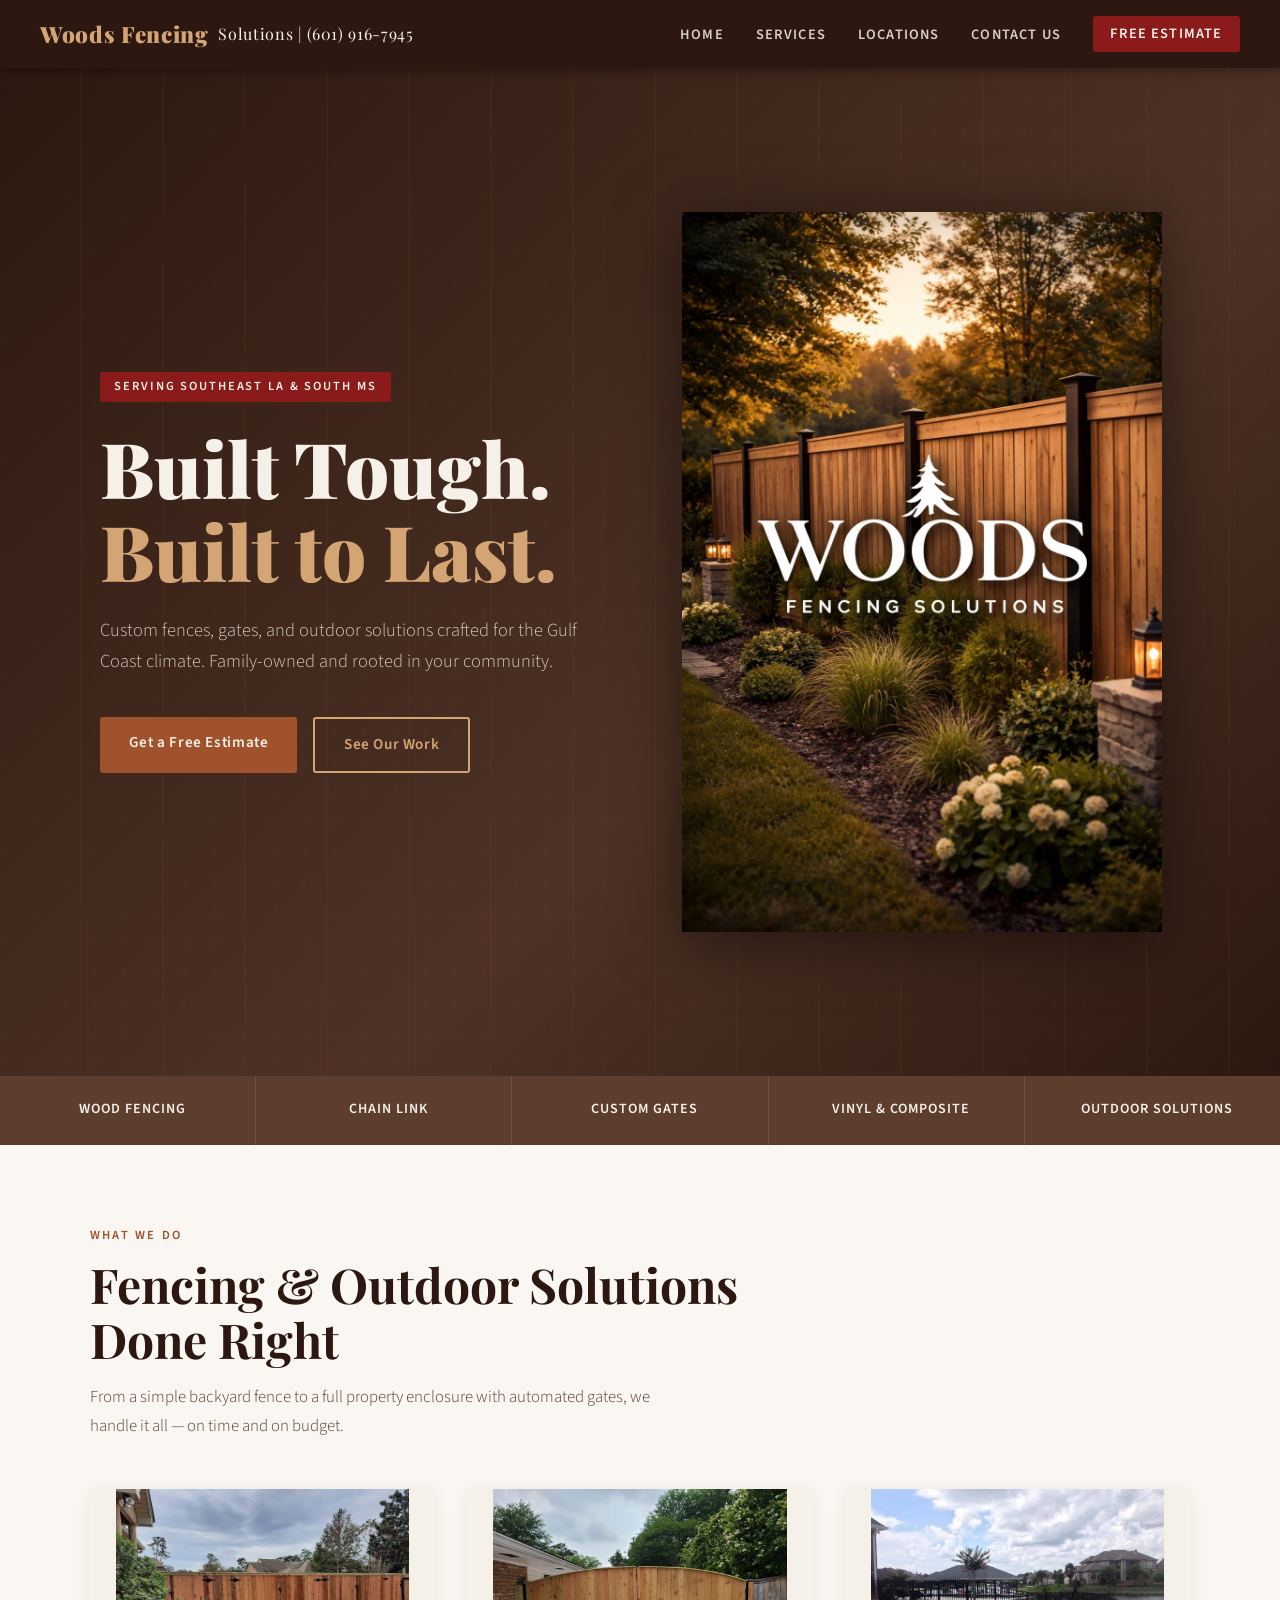
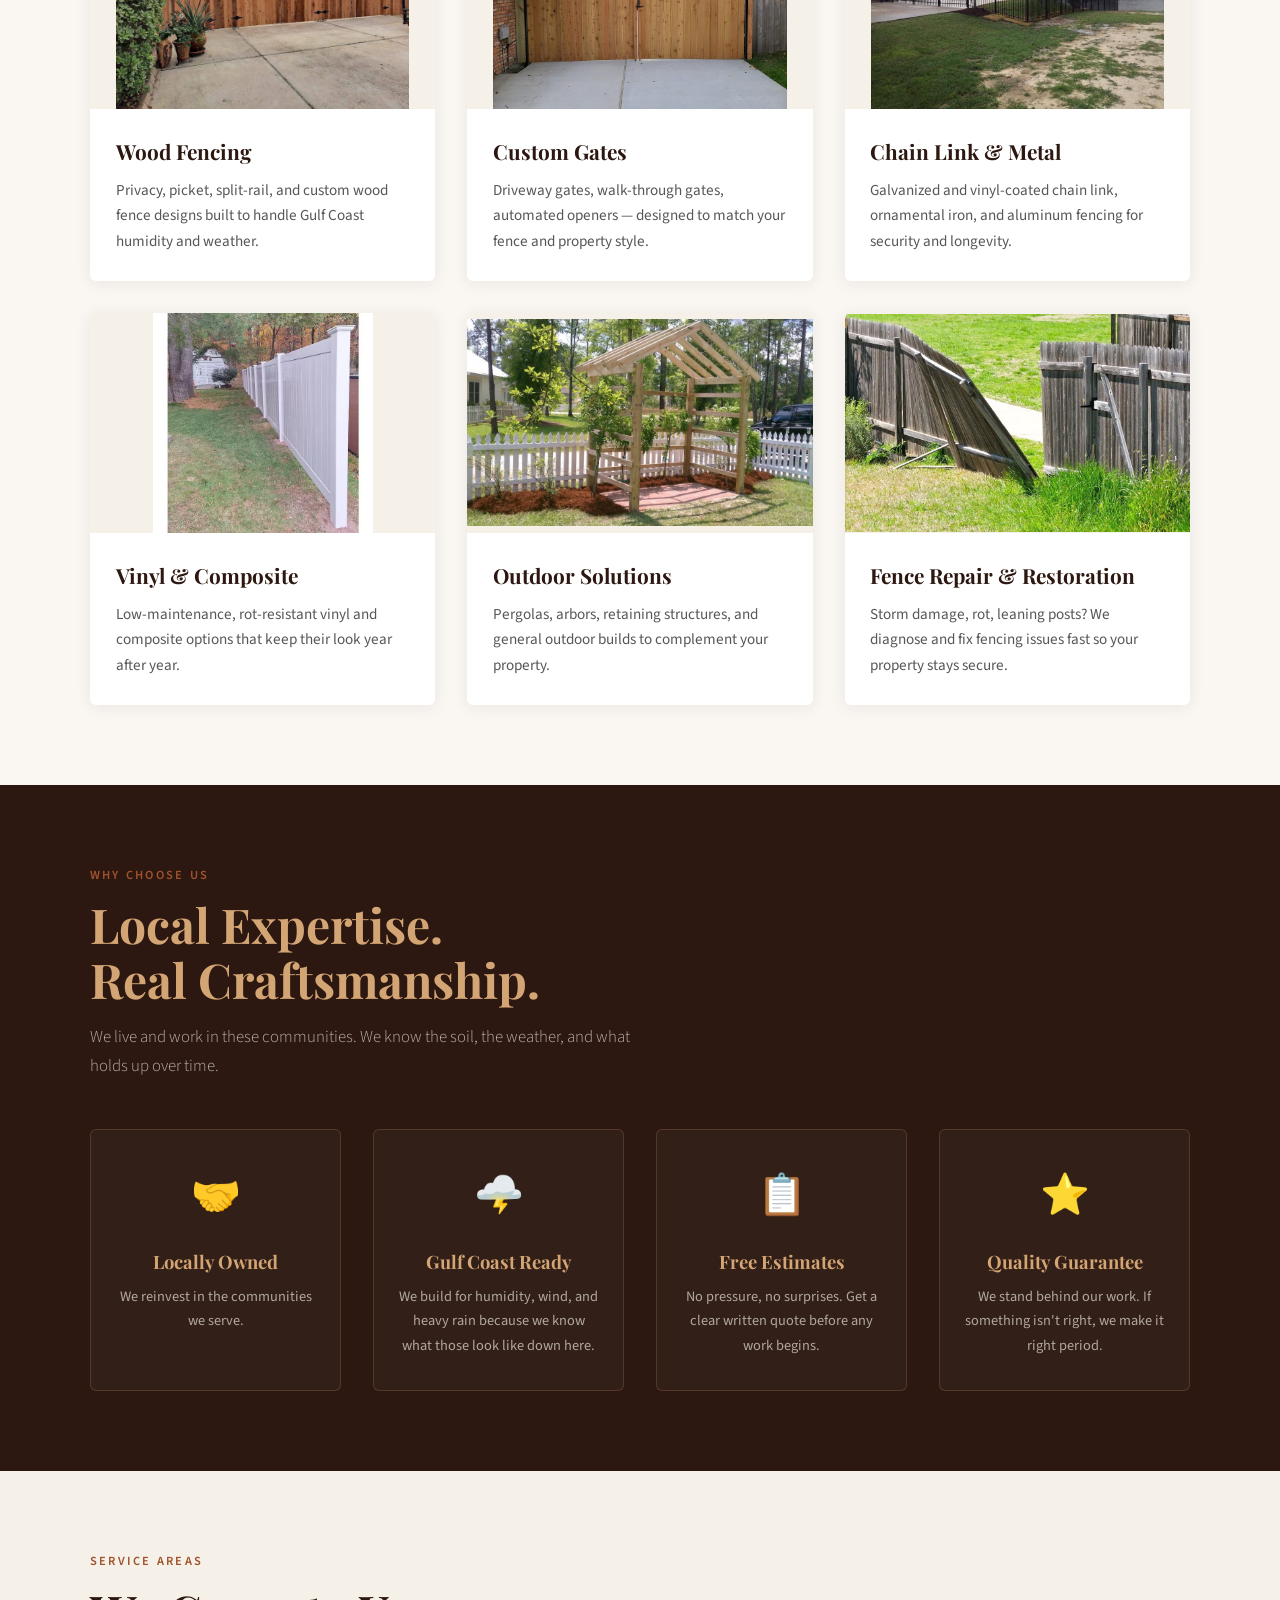
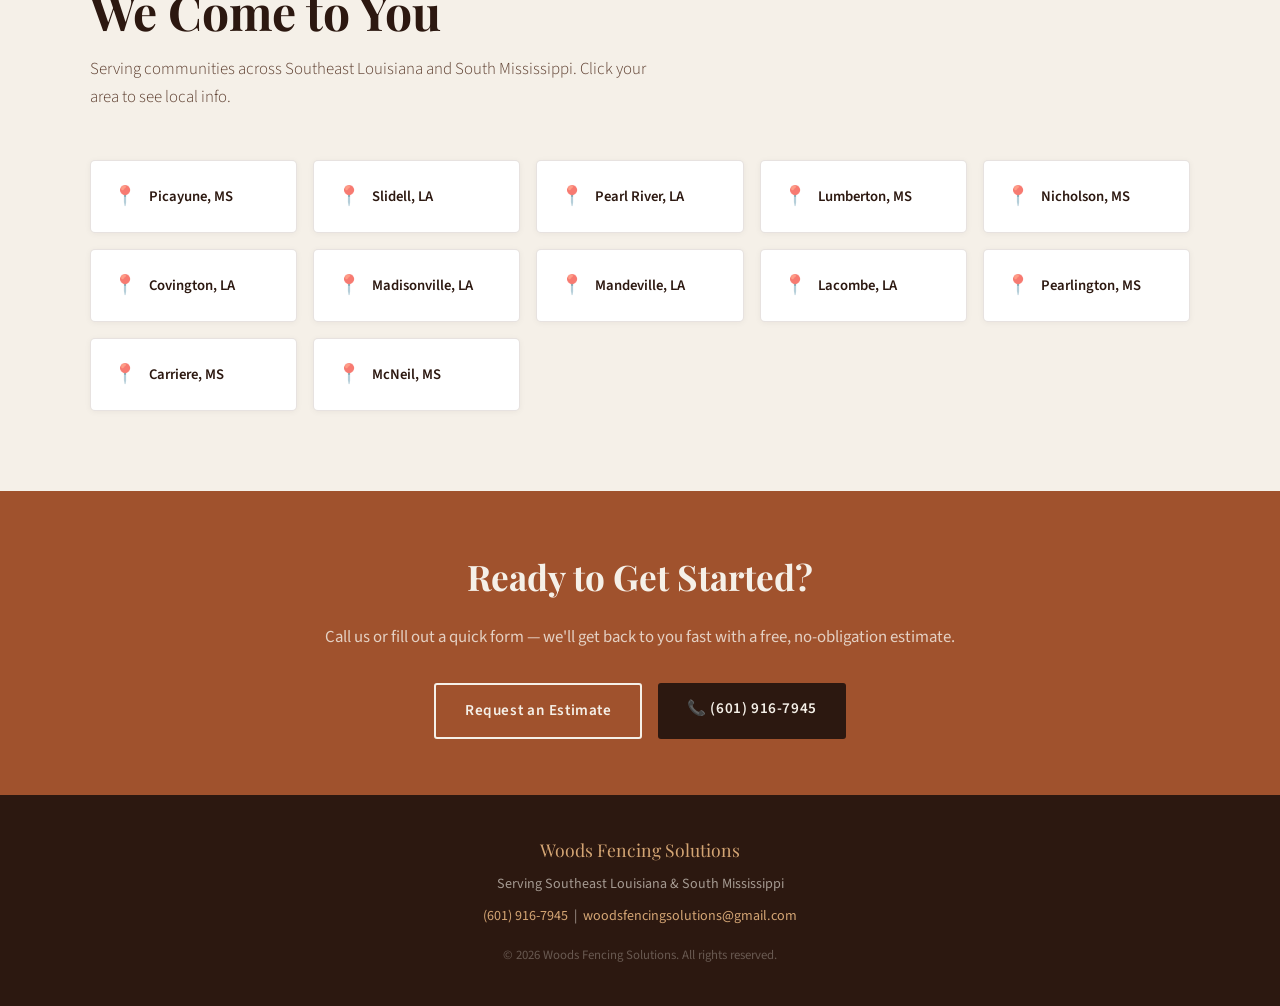
<file: index.html>
<!DOCTYPE html>
<html lang="en">
<head>
  <meta charset="UTF-8" />
  <meta name="viewport" content="width=device-width, initial-scale=1.0" />
  <title>Woods Fencing Solutions | Fences, Gates & Outdoor Solutions — Southeast Louisiana & South Mississippi</title>
  <meta name="description" content="Woods Fencing Solutions — locally trusted fence installation, custom gates, and outdoor solutions serving Picayune MS, Slidell LA, Pearl River, Covington, Mandeville, and surrounding areas." />
  <link rel="stylesheet" href="css/style.css" />
</head>
<body>

<!-- NAV -->
<nav>
  <a class="nav-logo" href="index.html"> Woods Fencing <span>Solutions | (601) 916-7945</span></a>
  <ul class="nav-links">
    <li><a href="index.html">Home</a></li>
    <li><a href="services.html">Services</a></li>
    <li><a href="#locations">Locations</a></li>
    <li><a href="contact.html">Contact Us</a></li>
    <li><a href="contact.html" class="nav-cta">Free Estimate</a></li>
  </ul>
  <button class="hamburger" aria-label="Open menu">
    <span></span><span></span><span></span>
  </button>
</nav>

<!-- MOBILE MENU -->
<div class="mobile-menu" role="dialog" aria-modal="true">
  <button class="mobile-close" aria-label="Close">✕</button>
  <a href="index.html">Home</a>
  <a href="services.html">Services</a>
  <a href="#locations">Locations</a>
  <a href="contact.html">Free Estimate</a>
</div>

<!-- HERO -->
<section class="hero">
  <div class="hero-bg"></div>
  <div class="hero-inner">
    <div class="hero-content">
      <span class="hero-eyebrow">Serving Southeast LA &amp; South MS</span>
      <h1>Built Tough. <em>Built to Last.</em></h1>
      <p>Custom fences, gates, and outdoor solutions crafted for the Gulf Coast climate. Family-owned and rooted in your community.</p>
      <div class="btn-group">
        <a href="contact.html" class="btn btn-primary">Get a Free Estimate</a>
        <a href="services.html" class="btn btn-outline">See Our Work</a>
      </div>
    </div>
    <div class="hero-logo-side">
      <img src="img/WoodsLogo.jpeg" alt="Woods Fencing Solutions Logo" class="hero-logo-img" />
    </div>
  </div>
</section>

<!-- SERVICE STRIP -->
<div class="service-strip">
  <div class="service-strip-item"><span class="icon"></span> Wood Fencing</div>
  <div class="service-strip-item"><span class="icon"></span> Chain Link</div>
  <div class="service-strip-item"><span class="icon"></span> Custom Gates</div>
  <div class="service-strip-item"><span class="icon"></span> Vinyl & Composite</div>
  <div class="service-strip-item"><span class="icon"></span> Outdoor Solutions</div>
</div>

<!-- SERVICES -->
<section>
  <div class="section-inner">
    <p class="section-label reveal">What We Do</p>
    <h2 class="section-title reveal">Fencing &amp; Outdoor Solutions<br>Done Right</h2>
    <p class="section-subtitle reveal">From a simple backyard fence to a full property enclosure with automated gates, we handle it all — on time and on budget.</p>

    <div class="services-grid">
      <div class="service-card reveal">
        <div class="service-card-img">
          <div class="img-placeholder">
            <img src="img/darkwoodvines.jpeg" alt="Gate">
          </div>
        </div>
        <div class="service-card-body">
          <h3>Wood Fencing</h3>
          <p>Privacy, picket, split-rail, and custom wood fence designs built to handle Gulf Coast humidity and weather.</p>
        </div>
      </div>
      <div class="service-card reveal">
        <div class="service-card-img">
          <div class="img-placeholder">
            <img src="img/curvewoodgate.jpeg" alt="Gate">
          </div>
        </div>
        <div class="service-card-body">
          <h3>Custom Gates</h3>
          <p>Driveway gates, walk-through gates, automated openers — designed to match your fence and property style.</p>
        </div>
      </div>
      <div class="service-card reveal">
        <div class="service-card-img">
          <div class="img-placeholder">
            <img src="img/metalgatewater.jpeg" alt="Gate">
          </div>
        </div>
        <div class="service-card-body">
          <h3>Chain Link &amp; Metal</h3>
          <p>Galvanized and vinyl-coated chain link, ornamental iron, and aluminum fencing for security and longevity.</p>
        </div>
      </div>
      <div class="service-card reveal">
        <div class="service-card-img">
          <div class="img-placeholder">
            <img src="img/vinyl.jpeg" alt="Gate">
          </div>
        </div>
        <div class="service-card-body">
          <h3>Vinyl &amp; Composite</h3>
          <p>Low-maintenance, rot-resistant vinyl and composite options that keep their look year after year.</p>
        </div>
      </div>
      <div class="service-card reveal">
        <div class="service-card-img">
          <div class="img-placeholder">
            <img src="img/arbor.jpeg" alt="Gate">
          </div>
        </div>
        <div class="service-card-body">
          <h3>Outdoor Solutions</h3>
          <p>Pergolas, arbors, retaining structures, and general outdoor builds to complement your property.</p>
        </div>
      </div>
      <div class="service-card reveal">
        <div class="service-card-img">
          <div class="img-placeholder">
            <img src="img/leaning-fence-2.jpg" alt="Gate">
          </div>
        </div>
        <div class="service-card-body">
          <h3>Fence Repair &amp; Restoration</h3>
          <p>Storm damage, rot, leaning posts? We diagnose and fix fencing issues fast so your property stays secure.</p>
        </div>
      </div>
    </div>
  </div>
</section>

<!-- WHY US -->
<section class="why-section">
  <div class="section-inner">
    <p class="section-label reveal">Why Choose Us</p>
    <h2 class="section-title reveal">Local Expertise.<br>Real Craftsmanship.</h2>
    <p class="section-subtitle reveal">We live and work in these communities. We know the soil, the weather, and what holds up over time.</p>
    <div class="why-grid">
      <div class="why-card reveal">
        <span class="why-icon">🤝</span>
        <h4>Locally Owned</h4>
        <p>We reinvest in the communities we serve.</p>
      </div>
      <div class="why-card reveal">
        <span class="why-icon">🌩️</span>
        <h4>Gulf Coast Ready</h4>
        <p>We build for humidity, wind, and heavy rain because we know what those look like down here.</p>
      </div>
      <div class="why-card reveal">
        <span class="why-icon">📋</span>
        <h4>Free Estimates</h4>
        <p>No pressure, no surprises. Get a clear written quote before any work begins.</p>
      </div>
      <div class="why-card reveal">
        <span class="why-icon">⭐</span>
        <h4>Quality Guarantee</h4>
        <p>We stand behind our work. If something isn't right, we make it right period.</p>
      </div>
    </div>
  </div>
</section>

<!-- LOCATIONS -->
<section class="locations-section" id="locations">
  <div class="section-inner">
    <p class="section-label reveal">Service Areas</p>
    <h2 class="section-title reveal">We Come to You</h2>
    <p class="section-subtitle reveal">Serving communities across Southeast Louisiana and South Mississippi. Click your area to see local info.</p>

    <div class="locations-grid">
      <a href="locations/picayune-ms.html" class="location-card reveal"><span class="loc-icon">📍</span> Picayune, MS</a>
      <a href="locations/slidell-la.html" class="location-card reveal"><span class="loc-icon">📍</span> Slidell, LA</a>
      <a href="locations/pearl-river-la.html" class="location-card reveal"><span class="loc-icon">📍</span> Pearl River, LA</a>
      <a href="locations/lumberton-ms.html" class="location-card reveal"><span class="loc-icon">📍</span> Lumberton, MS</a>
      <a href="locations/nicholson-ms.html" class="location-card reveal"><span class="loc-icon">📍</span> Nicholson, MS</a>
      <a href="locations/covington-la.html" class="location-card reveal"><span class="loc-icon">📍</span> Covington, LA</a>
      <a href="locations/madisonville-la.html" class="location-card reveal"><span class="loc-icon">📍</span> Madisonville, LA</a>
      <a href="locations/mandeville-la.html" class="location-card reveal"><span class="loc-icon">📍</span> Mandeville, LA</a>
      <a href="locations/lacombe-la.html" class="location-card reveal"><span class="loc-icon">📍</span> Lacombe, LA</a>
      <a href="locations/pearlington-ms.html" class="location-card reveal"><span class="loc-icon">📍</span> Pearlington, MS</a>
      <a href="locations/carriere-ms.html" class="location-card reveal"><span class="loc-icon">📍</span> Carriere, MS</a>
      <a href="locations/mcneil-ms.html" class="location-card reveal"><span class="loc-icon">📍</span> McNeil, MS</a>
    </div>
  </div>
</section>

<!-- CTA BAND -->
<section style="background: var(--cedar); padding: 3.5rem 2.5rem; text-align: center;">
  <h2 style="font-family: 'Playfair Display', serif; color: var(--cream); font-size: clamp(1.6rem, 3vw, 2.2rem); margin-bottom: 1rem;">Ready to Get Started?</h2>
  <p style="color: rgba(245,240,232,.8); margin-bottom: 2rem; font-size: 1.05rem;">Call us or fill out a quick form — we'll get back to you fast with a free, no-obligation estimate.</p>
  <div class="btn-group" style="justify-content: center;">
    <a href="contact.html" class="btn btn-outline" style="border-color: var(--cream); color: var(--cream);">Request an Estimate</a>
    <a href="tel:+16011234567" class="btn btn-primary" style="background: var(--bark);">📞 (601) 916-7945</a>
  </div>
</section>

<!-- FOOTER -->
<footer>
  <p style="font-family: 'Playfair Display', serif; color: var(--grain); font-size: 1.1rem; margin-bottom: .5rem;">Woods Fencing Solutions</p>
  <p>Serving Southeast Louisiana &amp; South Mississippi</p>
  <p style="margin-top: .5rem;"><a href="tel:+16011234567">(601) 916-7945</a> &nbsp;|&nbsp; <a href="mailto:info@woodsfencingsolutions.com">woodsfencingsolutions@gmail.com</a></p>
  <p style="margin-top: 1rem; font-size: .8rem; opacity: .5;">&copy; 2026 Woods Fencing Solutions. All rights reserved.</p>
</footer>

<script src="js/main.js"></script>
</body>
</html>
</file>
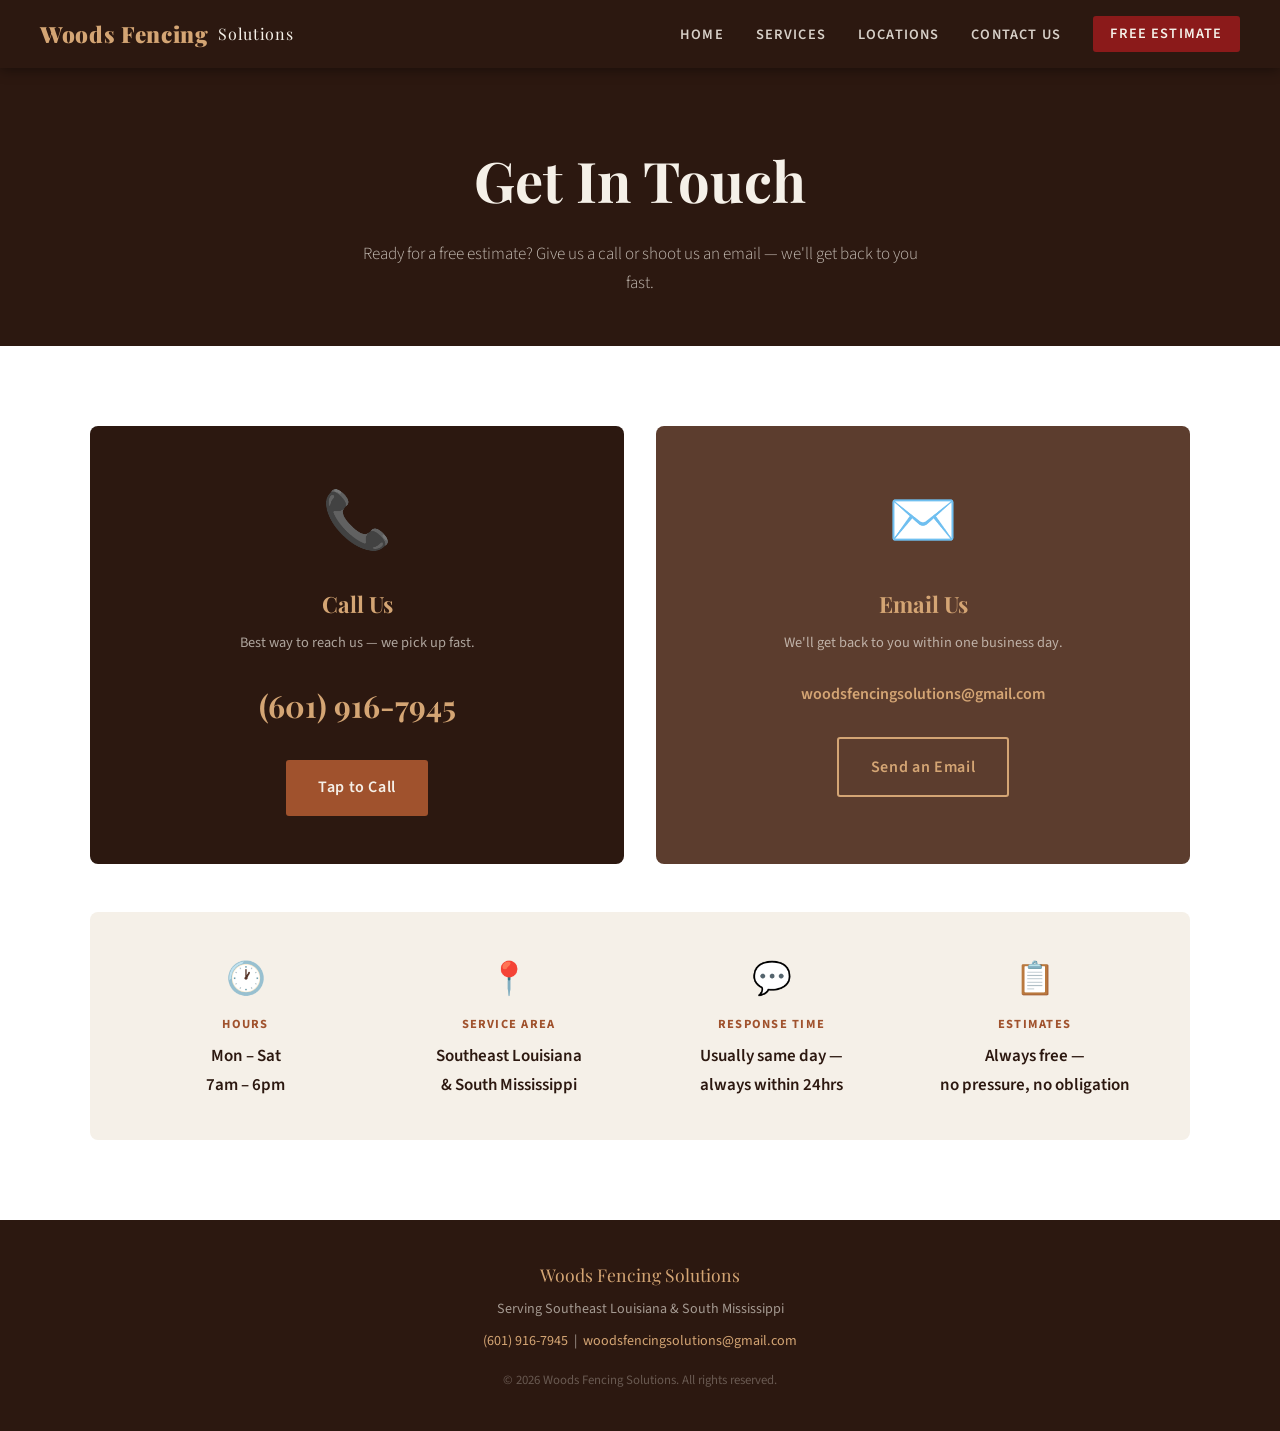
<file: contact.html>
<!DOCTYPE html>
<html lang="en">
<head>
  <meta charset="UTF-8" />
  <meta name="viewport" content="width=device-width, initial-scale=1.0" />
  <title>Contact Us | Woods Fencing Solutions</title>
  <meta name="description" content="Contact Woods Fencing Solutions. Call or email us for a free estimate on fencing, gates, and outdoor solutions across Southeast Louisiana and South Mississippi." />
  <link rel="stylesheet" href="css/style.css" />
</head>
<body>

<nav>
  <a class="nav-logo" href="index.html"> Woods Fencing <span>Solutions</span></a>
  <ul class="nav-links">
    <li><a href="index.html">Home</a></li>
    <li><a href="services.html">Services</a></li>
    <li><a href="index.html#locations">Locations</a></li>
    <li><a href="contact.html">Contact Us</a></li>
    <li><a href="contact.html" class="nav-cta">Free Estimate</a></li>
  </ul>
  <button class="hamburger" aria-label="Open menu"><span></span><span></span><span></span></button>
</nav>
<div class="mobile-menu" role="dialog">
  <button class="mobile-close">✕</button>
  <a href="index.html">Home</a>
  <a href="services.html">Services</a>
  <a href="index.html#locations">Locations</a>
  <a href="contact.html">Free Estimate</a>
</div>

<!-- PAGE HERO -->
<div class="location-hero">
  <h1>Get In Touch</h1>
  <p>Ready for a free estimate? Give us a call or shoot us an email — we'll get back to you fast.</p>
</div>

<!-- CONTACT SECTION -->
<section class="contact-section">
  <div class="section-inner">

    <!-- BIG CALL / EMAIL CARDS -->
    <div style="display: grid; grid-template-columns: repeat(auto-fit, minmax(280px, 1fr)); gap: 2rem; margin-bottom: 3rem;">

      <!-- Phone -->
      <div class="reveal" style="background: var(--bark); border-radius: 8px; padding: 3rem 2rem; text-align: center;">
        <div style="font-size: 3.5rem; margin-bottom: 1rem;">📞</div>
        <h2 style="font-family: 'Playfair Display', serif; color: var(--grain); font-size: 1.4rem; margin-bottom: .5rem;">Call Us</h2>
        <p style="color: rgba(245,240,232,.65); font-size: .9rem; margin-bottom: 1.5rem;">Best way to reach us — we pick up fast.</p>
        <a href="tel:+19587747522" style="display: inline-block; font-family: 'Playfair Display', serif; font-size: 1.9rem; color: var(--grain); text-decoration: none; font-weight: 700;">(601) 916-7945</a>
        <div style="margin-top: 1.8rem;">
          <a href="tel:+19587747522" class="btn btn-primary" style="font-size: 1rem; padding: .9rem 2rem;">Tap to Call</a>
        </div>
      </div>

      <!-- Email -->
      <div class="reveal" style="background: var(--wood); border-radius: 8px; padding: 3rem 2rem; text-align: center;">
        <div style="font-size: 3.5rem; margin-bottom: 1rem;">✉️</div>
        <h2 style="font-family: 'Playfair Display', serif; color: var(--grain); font-size: 1.4rem; margin-bottom: .5rem;">Email Us</h2>
        <p style="color: rgba(245,240,232,.65); font-size: .9rem; margin-bottom: 1.5rem;">We'll get back to you within one business day.</p>
        <a href="mailto:woodsfencingsolutions@gmail.com" style="display: inline-block; color: var(--grain); text-decoration: none; font-size: 1rem; font-weight: 600; word-break: break-all;">woodsfencingsolutions@gmail.com</a>
        <div style="margin-top: 1.8rem;">
          <a href="mailto:woodsfencingsolutions@gmail.com" class="btn btn-outline" style="border-color: var(--grain); color: var(--grain); font-size: 1rem; padding: .9rem 2rem;">Send an Email</a>
        </div>
      </div>

    </div>

    <!-- INFO STRIP -->
    <div class="reveal" style="background: var(--cream); border-radius: 8px; padding: 2.5rem; display: grid; grid-template-columns: repeat(auto-fit, minmax(180px, 1fr)); gap: 2rem; text-align: center;">

      <div>
        <div style="font-size: 2rem; margin-bottom: .5rem;">🕐</div>
        <strong style="display: block; font-size: .78rem; letter-spacing: .1em; text-transform: uppercase; color: var(--cedar); margin-bottom: .4rem;">Hours</strong>
        <p style="color: var(--bark); font-weight: 600;">Mon – Sat<br>7am – 6pm</p>
      </div>

      <div>
        <div style="font-size: 2rem; margin-bottom: .5rem;">📍</div>
        <strong style="display: block; font-size: .78rem; letter-spacing: .1em; text-transform: uppercase; color: var(--cedar); margin-bottom: .4rem;">Service Area</strong>
        <p style="color: var(--bark); font-weight: 600;">Southeast Louisiana<br>&amp; South Mississippi</p>
      </div>

      <div>
        <div style="font-size: 2rem; margin-bottom: .5rem;">💬</div>
        <strong style="display: block; font-size: .78rem; letter-spacing: .1em; text-transform: uppercase; color: var(--cedar); margin-bottom: .4rem;">Response Time</strong>
        <p style="color: var(--bark); font-weight: 600;">Usually same day —<br>always within 24hrs</p>
      </div>

      <div>
        <div style="font-size: 2rem; margin-bottom: .5rem;">📋</div>
        <strong style="display: block; font-size: .78rem; letter-spacing: .1em; text-transform: uppercase; color: var(--cedar); margin-bottom: .4rem;">Estimates</strong>
        <p style="color: var(--bark); font-weight: 600;">Always free —<br>no pressure, no obligation</p>
      </div>

    </div>

  </div>
</section>

<footer>
  <p style="font-family: 'Playfair Display', serif; color: var(--grain); font-size: 1.1rem; margin-bottom: .5rem;">Woods Fencing Solutions</p>
  <p>Serving Southeast Louisiana &amp; South Mississippi</p>
  <p style="margin-top: .5rem;"><a href="tel:+16011234567">(601) 916-7945</a> &nbsp;|&nbsp; <a href="mailto:woodsfencingsolutions@gmail.com">woodsfencingsolutions@gmail.com</a></p>
  <p style="margin-top: 1rem; font-size: .8rem; opacity: .5;">&copy; 2026 Woods Fencing Solutions. All rights reserved.</p>
</footer>

<script src="js/main.js"></script>
</body>
</html>
</file>
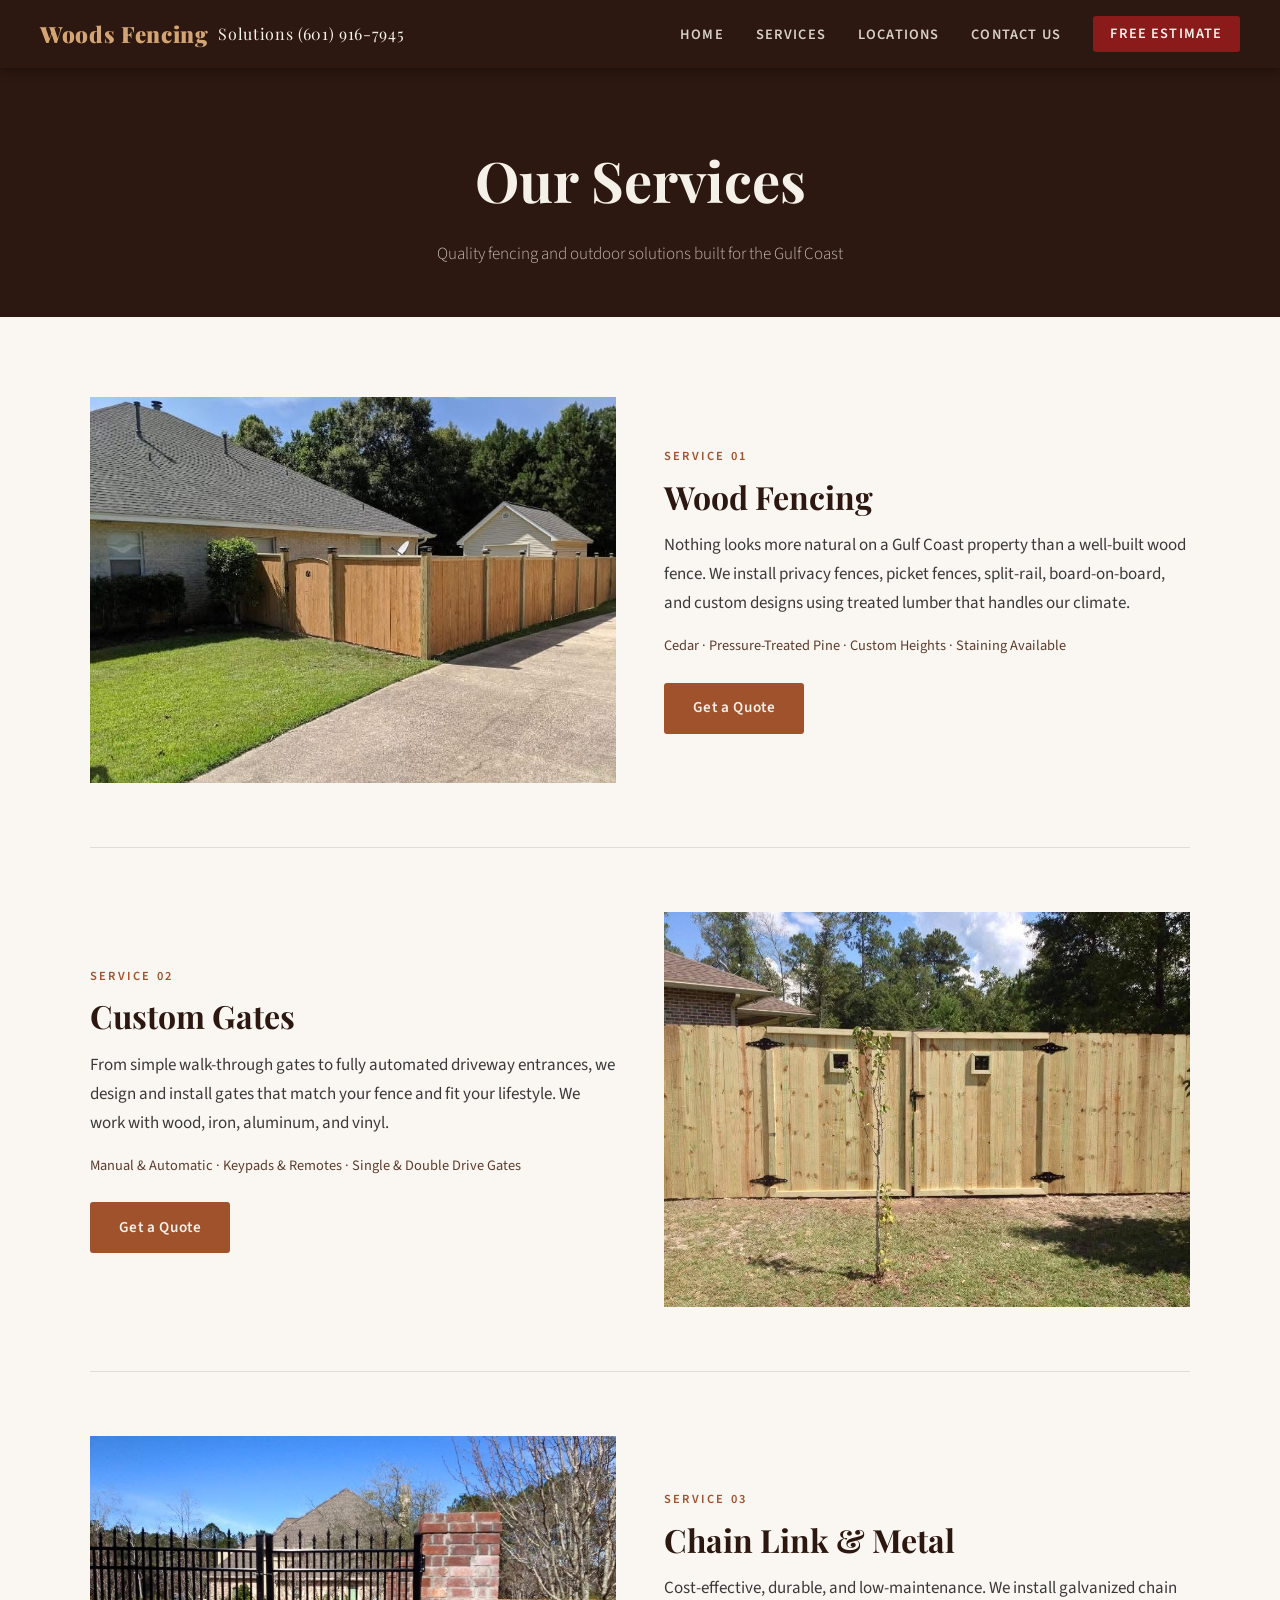
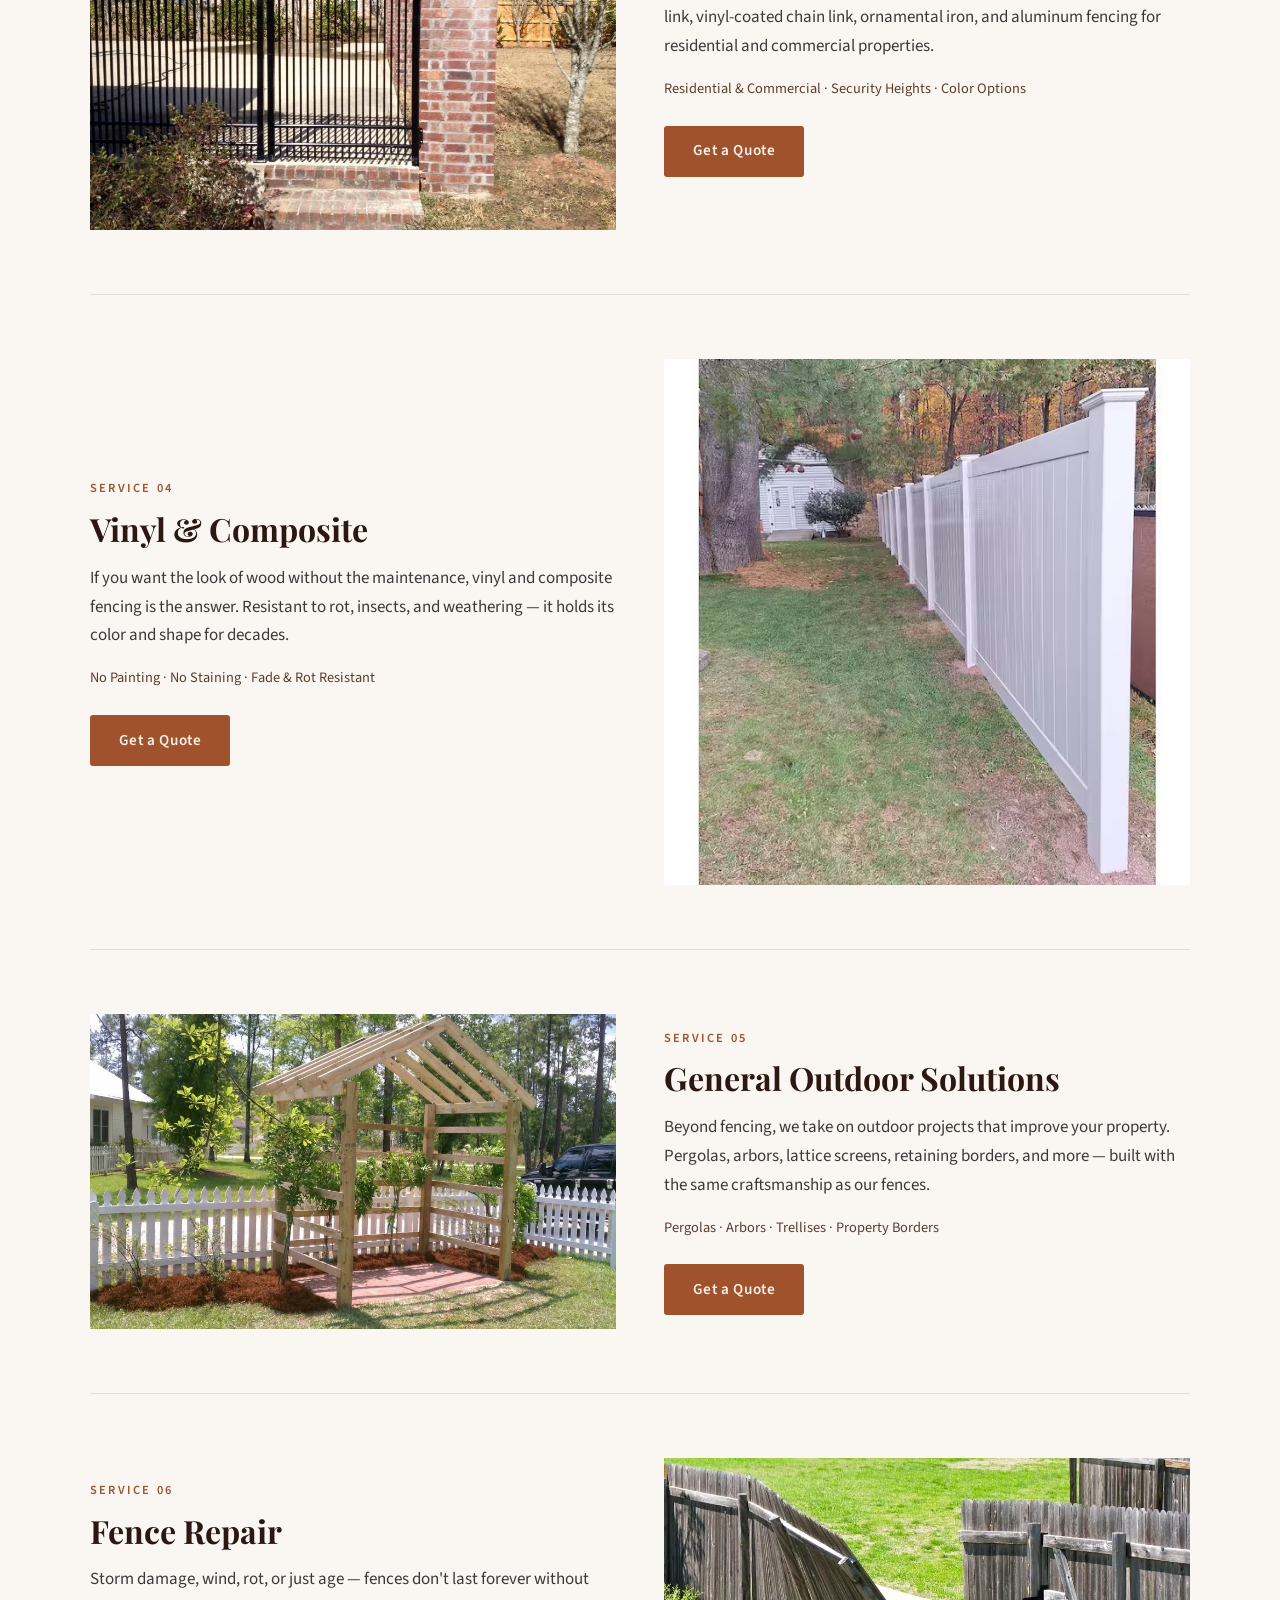
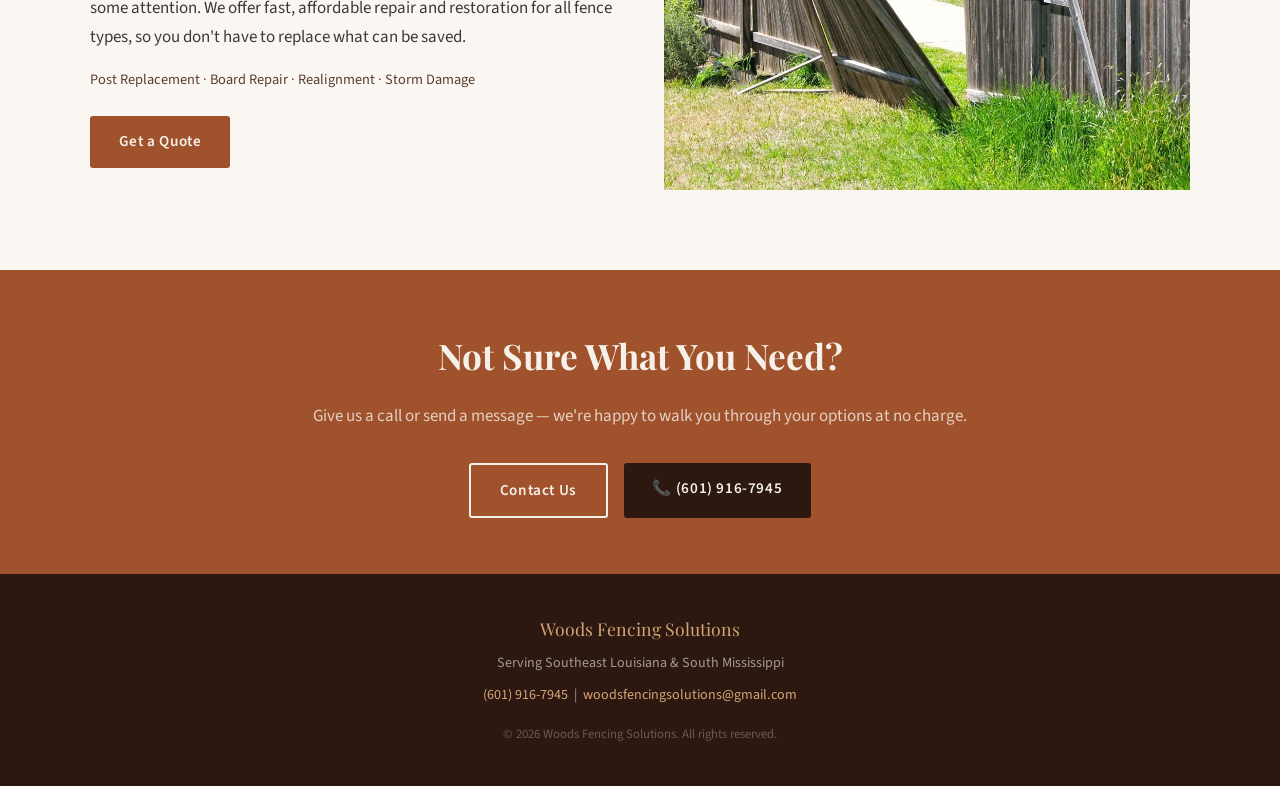
<file: services.html>
<!DOCTYPE html>
<html lang="en">
<head>
  <meta charset="UTF-8" />
  <meta name="viewport" content="width=device-width, initial-scale=1.0" />
  <title>Services | Woods Fencing Solutions</title>
  <meta name="description" content="Fence installation, custom gates, vinyl, chain link, wood fencing, and outdoor solutions across Southeast Louisiana and South Mississippi." />
  <link rel="stylesheet" href="css/style.css" />
</head>
<body>

<nav>
  <a class="nav-logo" href="index.html"> Woods Fencing <span>Solutions (601) 916-7945</span></a>
  <ul class="nav-links">
    <li><a href="index.html">Home</a></li>
    <li><a href="services.html">Services</a></li>
    <li><a href="index.html#locations">Locations</a></li>
    <li><a href="contact.html">Contact Us</a></li>
    <li><a href="contact.html" class="nav-cta">Free Estimate</a></li>
  </ul>
  <button class="hamburger" aria-label="Open menu"><span></span><span></span><span></span></button>
</nav>
<div class="mobile-menu" role="dialog">
  <button class="mobile-close">✕</button>
  <a href="index.html">Home</a>
  <a href="services.html">Services</a>
  <a href="index.html#locations">Locations</a>
  <a href="contact.html">Free Estimate</a>
</div>

<!-- PAGE HERO -->
<div class="location-hero">
  <h1>Our Services</h1>
  <p>Quality fencing and outdoor solutions built for the Gulf Coast</p>
</div>

<!-- SERVICES DETAIL -->
<section>
  <div class="section-inner">

    <div style="display: grid; gap: 4rem;">

      <!-- Wood Fencing -->
      <div style="display: grid; grid-template-columns: 1fr 1fr; gap: 3rem; align-items: center;" class="reveal">
        <div class="img-placeholder" >
          <img src="img/servicefence.jpg" alt="Gate">
        </div>
        <div>
          <p class="section-label">Service 01</p>
          <h2 class="section-title" style="font-size: 2rem;">Wood Fencing</h2>
          <p>Nothing looks more natural on a Gulf Coast property than a well-built wood fence. We install privacy fences, picket fences, split-rail, board-on-board, and custom designs using treated lumber that handles our climate.</p>
          <p style="margin-top: 1rem; color: var(--wood); font-size: .9rem;">Cedar · Pressure-Treated Pine · Custom Heights · Staining Available</p>
          <a href="contact.html" class="btn btn-primary" style="margin-top: 1.5rem; display: inline-block;">Get a Quote</a>
        </div>
      </div>

      <hr style="border: none; border-top: 1px solid rgba(92,61,46,.15);">

      <!-- Custom Gates -->
      <div style="display: grid; grid-template-columns: 1fr 1fr; gap: 3rem; align-items: center;" class="reveal">
        <div>
          <p class="section-label">Service 02</p>
          <h2 class="section-title" style="font-size: 2rem;">Custom Gates</h2>
          <p>From simple walk-through gates to fully automated driveway entrances, we design and install gates that match your fence and fit your lifestyle. We work with wood, iron, aluminum, and vinyl.</p>
          <p style="margin-top: 1rem; color: var(--wood); font-size: .9rem;">Manual & Automatic · Keypads & Remotes · Single & Double Drive Gates</p>
          <a href="contact.html" class="btn btn-primary" style="margin-top: 1.5rem; display: inline-block;">Get a Quote</a>
        </div>
        <div class="img-placeholder" >
          <img src="img/smallsquaregate.jpeg" alt="Gate">
        </div>
      </div>

      <hr style="border: none; border-top: 1px solid rgba(92,61,46,.15);">

      <!-- Chain Link -->
      <div style="display: grid; grid-template-columns: 1fr 1fr; gap: 3rem; align-items: center;" class="reveal">
        <div class="img-placeholder" >
          <img src="img/metalgatewithbrick.jpeg" alt="Gate">
        </div>
        <div>
          <p class="section-label">Service 03</p>
          <h2 class="section-title" style="font-size: 2rem;">Chain Link &amp; Metal</h2>
          <p>Cost-effective, durable, and low-maintenance. We install galvanized chain link, vinyl-coated chain link, ornamental iron, and aluminum fencing for residential and commercial properties.</p>
          <p style="margin-top: 1rem; color: var(--wood); font-size: .9rem;">Residential & Commercial · Security Heights · Color Options</p>
          <a href="contact.html" class="btn btn-primary" style="margin-top: 1.5rem; display: inline-block;">Get a Quote</a>
        </div>
      </div>

      <hr style="border: none; border-top: 1px solid rgba(92,61,46,.15);">

      <!-- Vinyl -->
      <div style="display: grid; grid-template-columns: 1fr 1fr; gap: 3rem; align-items: center;" class="reveal">
        <div>
          <p class="section-label">Service 04</p>
          <h2 class="section-title" style="font-size: 2rem;">Vinyl &amp; Composite</h2>
          <p>If you want the look of wood without the maintenance, vinyl and composite fencing is the answer. Resistant to rot, insects, and weathering — it holds its color and shape for decades.</p>
          <p style="margin-top: 1rem; color: var(--wood); font-size: .9rem;">No Painting · No Staining · Fade & Rot Resistant</p>
          <a href="contact.html" class="btn btn-primary" style="margin-top: 1.5rem; display: inline-block;">Get a Quote</a>
        </div>
        <div class="img-placeholder" >
          <img src="img/vinyl.jpeg" alt="Gate">
        </div>
      </div>

      <hr style="border: none; border-top: 1px solid rgba(92,61,46,.15);">

      <!-- Outdoor Solutions -->
      <div style="display: grid; grid-template-columns: 1fr 1fr; gap: 3rem; align-items: center;" class="reveal">
        <div class="img-placeholder" >
          <img src="img/arbor.jpeg" alt="Gate">
        </div>
        <div>
          <p class="section-label">Service 05</p>
          <h2 class="section-title" style="font-size: 2rem;">General Outdoor Solutions</h2>
          <p>Beyond fencing, we take on outdoor projects that improve your property. Pergolas, arbors, lattice screens, retaining borders, and more — built with the same craftsmanship as our fences.</p>
          <p style="margin-top: 1rem; color: var(--wood); font-size: .9rem;">Pergolas · Arbors · Trellises · Property Borders</p>
          <a href="contact.html" class="btn btn-primary" style="margin-top: 1.5rem; display: inline-block;">Get a Quote</a>
        </div>
      </div>

      <hr style="border: none; border-top: 1px solid rgba(92,61,46,.15);">

      <!-- Repair -->
      <div style="display: grid; grid-template-columns: 1fr 1fr; gap: 3rem; align-items: center;" class="reveal">
        <div>
          <p class="section-label">Service 06</p>
          <h2 class="section-title" style="font-size: 2rem;">Fence Repair</h2>
          <p>Storm damage, wind, rot, or just age — fences don't last forever without some attention. We offer fast, affordable repair and restoration for all fence types, so you don't have to replace what can be saved.</p>
          <p style="margin-top: 1rem; color: var(--wood); font-size: .9rem;">Post Replacement · Board Repair · Realignment · Storm Damage</p>
          <a href="contact.html" class="btn btn-primary" style="margin-top: 1.5rem; display: inline-block;">Get a Quote</a>
        </div>
        <div class="img-placeholder" >
          <img src="img/leaning-fence-2.jpg" alt="Gate">
        </div>
      </div>

    </div>
  </div>
</section>

<!-- CTA -->
<section style="background: var(--cedar); padding: 3.5rem 2.5rem; text-align: center;">
  <h2 style="font-family: 'Playfair Display', serif; color: var(--cream); font-size: clamp(1.6rem, 3vw, 2.2rem); margin-bottom: 1rem;">Not Sure What You Need?</h2>
  <p style="color: rgba(245,240,232,.8); margin-bottom: 2rem;">Give us a call or send a message — we're happy to walk you through your options at no charge.</p>
  <div class="btn-group" style="justify-content: center;">
    <a href="contact.html" class="btn btn-outline" style="border-color: var(--cream); color: var(--cream);">Contact Us</a>
    <a href="tel:+16011234567" class="btn btn-primary" style="background: var(--bark);">📞 (601) 916-7945</a>
  </div>
</section>

<footer>
  <p style="font-family: 'Playfair Display', serif; color: var(--grain); font-size: 1.1rem; margin-bottom: .5rem;">Woods Fencing Solutions</p>
  <p>Serving Southeast Louisiana &amp; South Mississippi</p>
  <p style="margin-top: .5rem;"><a href="tel:+16011234567">(601) 916-7945</a> &nbsp;|&nbsp; <a href="mailto:info@woodsfencingsolutions.com">woodsfencingsolutions@gmail.com</a></p>
  <p style="margin-top: 1rem; font-size: .8rem; opacity: .5;">&copy; 2026 Woods Fencing Solutions. All rights reserved.</p>
</footer>

<script src="js/main.js"></script>
</body>
</html>
</file>
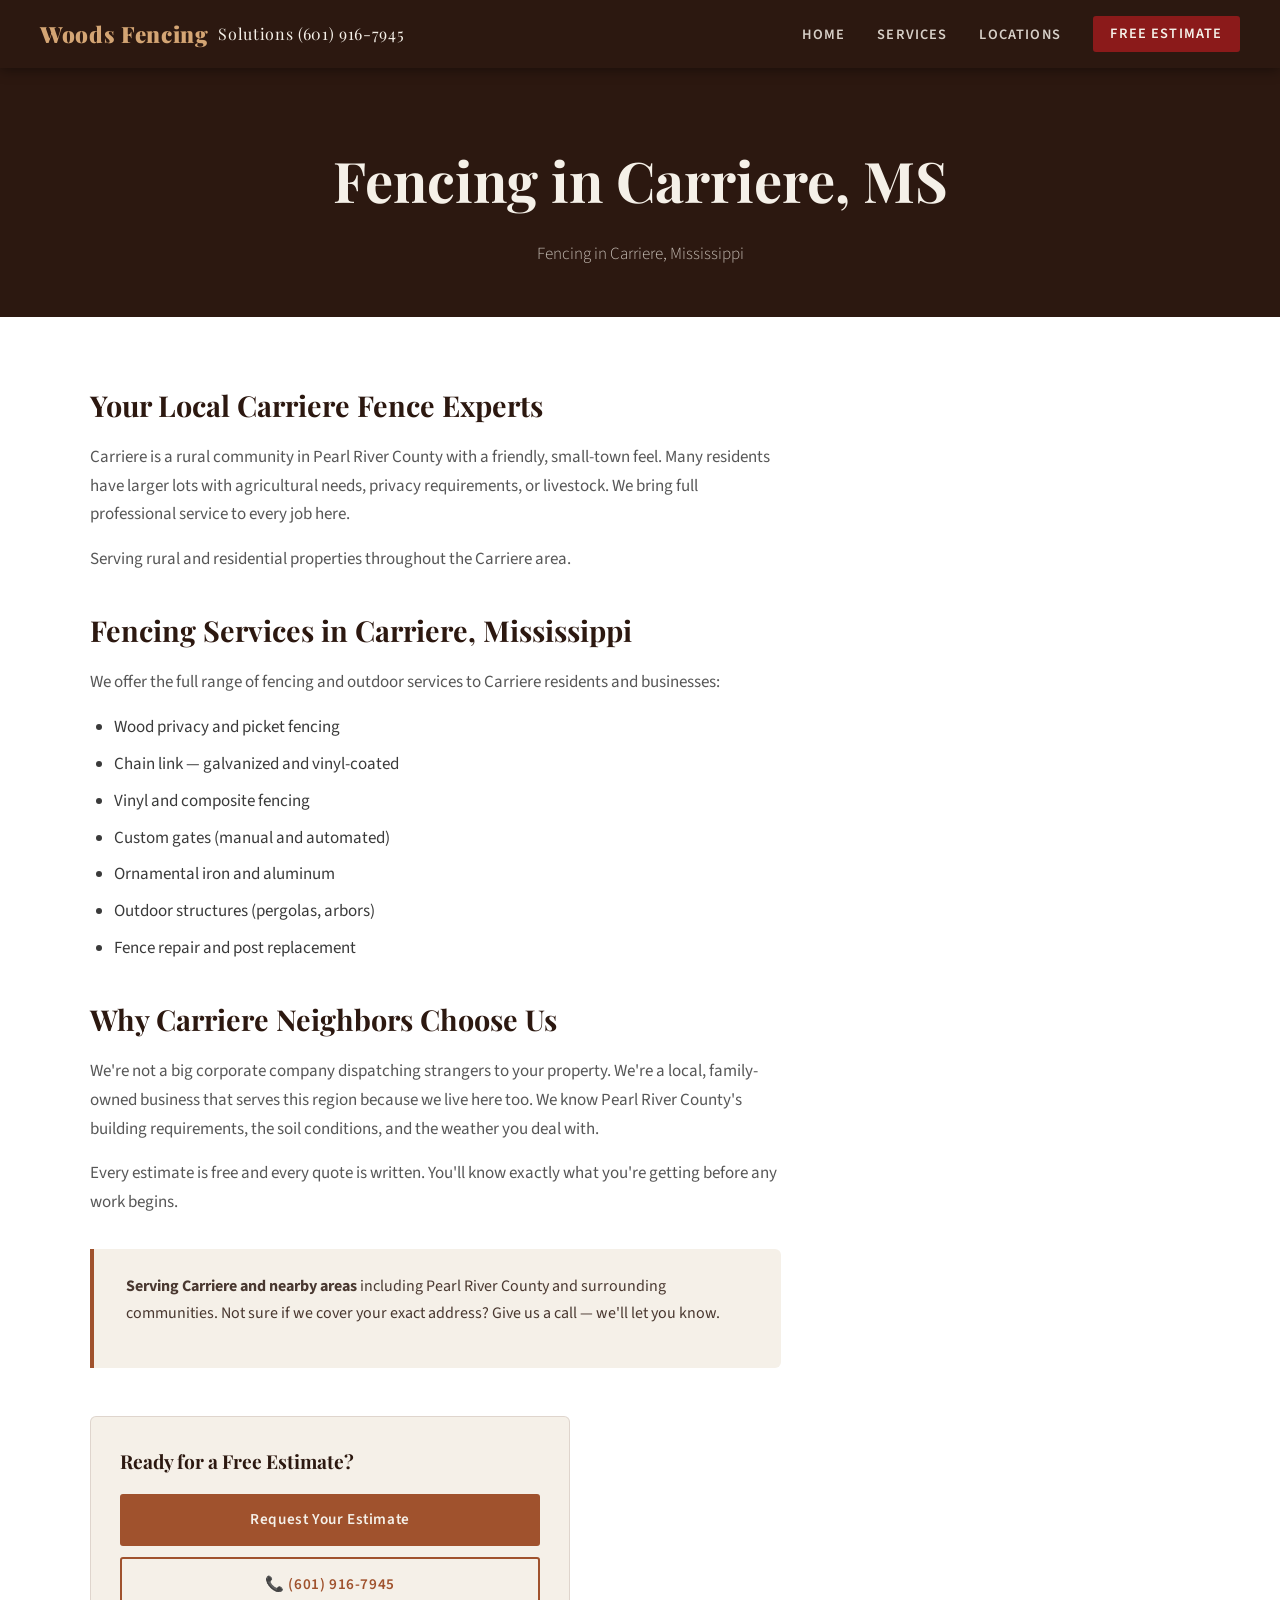
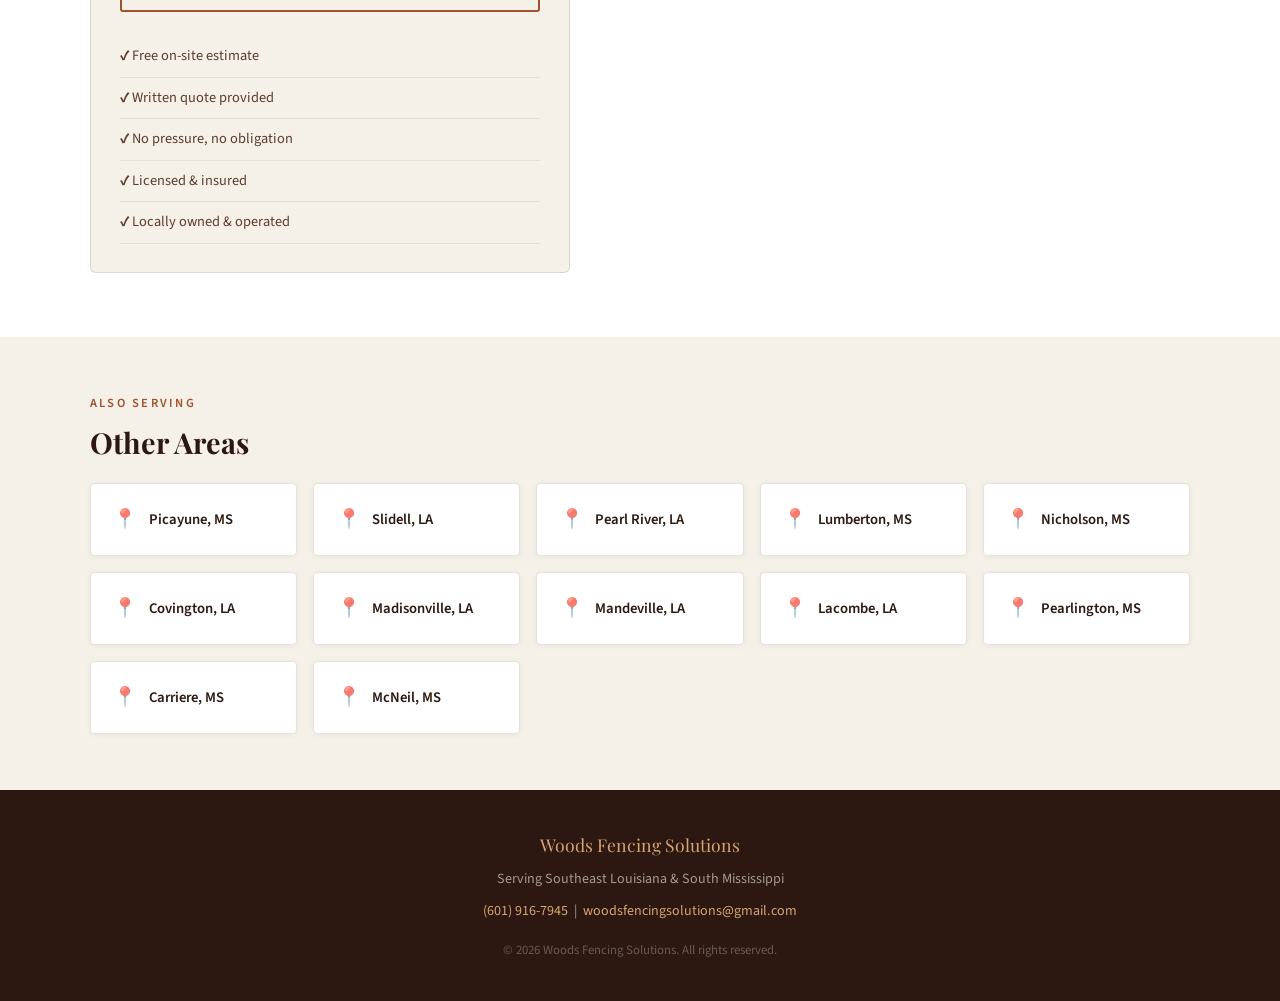
<file: locations/carriere-ms.html>
<!DOCTYPE html>
<html lang="en">
<head>
  <meta charset="UTF-8" />
  <meta name="viewport" content="width=device-width, initial-scale=1.0" />
  <title>Fence Installation in Carriere, MS | Woods Fencing Solutions</title>
  <meta name="description" content="Woods Fencing Solutions provides expert fence installation, custom gates, and outdoor solutions in Carriere, Mississippi. Free estimates — call today." />
  <link rel="stylesheet" href="../css/style.css" />
</head>
<body>

<nav>
  <a class="nav-logo" href="../index.html"> Woods Fencing <span>Solutions (601) 916-7945</span></a>
  <ul class="nav-links">
    <li><a href="../index.html">Home</a></li>
    <li><a href="../services.html">Services</a></li>
    <li><a href="../index.html#locations">Locations</a></li>
    <li><a href="../contact.html" class="nav-cta">Free Estimate</a></li>
  </ul>
  <button class="hamburger" aria-label="Open menu"><span></span><span></span><span></span></button>
</nav>
<div class="mobile-menu" role="dialog">
  <button class="mobile-close">✕</button>
  <a href="../index.html">Home</a>
  <a href="../services.html">Services</a>
  <a href="../index.html#locations">Locations</a>
  <a href="../contact.html">Free Estimate</a>
</div>

<!-- LOCATION HERO -->
<div class="location-hero">
  <h1>Fencing in Carriere, MS</h1>
  <p>Fencing in Carriere, Mississippi</p>
</div>

<!-- CONTENT -->
<section class="local-content">
  <div class="section-inner">
    <div>

      <div class="local-body reveal">
        <h2>Your Local Carriere Fence Experts</h2>
        <p>Carriere is a rural community in Pearl River County with a friendly, small-town feel. Many residents have larger lots with agricultural needs, privacy requirements, or livestock. We bring full professional service to every job here.</p>
        <p>Serving rural and residential properties throughout the Carriere area.</p>

        <h2>Fencing Services in Carriere, Mississippi</h2>
        <p>We offer the full range of fencing and outdoor services to Carriere residents and businesses:</p>

        <ul style="margin: 1rem 0 1.5rem 1.5rem; display: flex; flex-direction: column; gap: .5rem; color: var(--iron);">
          <li>Wood privacy and picket fencing</li>
          <li>Chain link — galvanized and vinyl-coated</li>
          <li>Vinyl and composite fencing</li>
          <li>Custom gates (manual and automated)</li>
          <li>Ornamental iron and aluminum</li>
          <li>Outdoor structures (pergolas, arbors)</li>
          <li>Fence repair and post replacement</li>
        </ul>

        <h2>Why Carriere Neighbors Choose Us</h2>
        <p>We're not a big corporate company dispatching strangers to your property. We're a local, family-owned business that serves this region because we live here too. We know Pearl River County's building requirements, the soil conditions, and the weather you deal with.</p>
        <p>Every estimate is free and every quote is written. You'll know exactly what you're getting before any work begins.</p>

        <div style="margin-top: 2rem; padding: 1.5rem 2rem; background: var(--cream); border-left: 4px solid var(--cedar); border-radius: 0 6px 6px 0;">
          <p style="font-size: 1rem; color: var(--bark);"><strong>Serving Carriere and nearby areas</strong> including Pearl River County and surrounding communities. Not sure if we cover your exact address? Give us a call — we'll let you know.</p>
        </div>
      </div>

      <div class="reveal" style="margin-top: 3rem;">
        <div class="sidebar-card" style="position: static; max-width: 480px;">
          <h3>Ready for a Free Estimate?</h3>
          <a href="../contact.html" class="btn btn-primary">Request Your Estimate</a>
          <a href="tel:+16011234567" class="btn btn-outline" style="border: 2px solid var(--cedar); color: var(--cedar);">📞 (601) 916-7945</a>
          <ul class="sidebar-services">
            <li>✔ Free on-site estimate</li>
            <li>✔ Written quote provided</li>
            <li>✔ No pressure, no obligation</li>
            <li>✔ Licensed &amp; insured</li>
            <li>✔ Locally owned &amp; operated</li>
          </ul>
        </div>
      </div>

    </div>
  </div>
</section>

<!-- NEARBY LOCATIONS -->
<section style="background: var(--cream); padding: 3.5rem 2.5rem;">
  <div class="section-inner">
    <p class="section-label">Also Serving</p>
    <h2 class="section-title" style="font-size: 1.8rem;">Other Areas</h2>
    <div class="locations-grid" style="margin-top: 1.5rem;">
      <a href="../locations/picayune-ms.html" class="location-card reveal"><span class="loc-icon">📍</span> Picayune, MS</a>
      <a href="../locations/slidell-la.html" class="location-card reveal"><span class="loc-icon">📍</span> Slidell, LA</a>
      <a href="../locations/pearl-river-la.html" class="location-card reveal"><span class="loc-icon">📍</span> Pearl River, LA</a>
      <a href="../locations/lumberton-ms.html" class="location-card reveal"><span class="loc-icon">📍</span> Lumberton, MS</a>
      <a href="../locations/nicholson-ms.html" class="location-card reveal"><span class="loc-icon">📍</span> Nicholson, MS</a>
      <a href="../locations/covington-la.html" class="location-card reveal"><span class="loc-icon">📍</span> Covington, LA</a>
      <a href="../locations/madisonville-la.html" class="location-card reveal"><span class="loc-icon">📍</span> Madisonville, LA</a>
      <a href="../locations/mandeville-la.html" class="location-card reveal"><span class="loc-icon">📍</span> Mandeville, LA</a>
      <a href="../locations/lacombe-la.html" class="location-card reveal"><span class="loc-icon">📍</span> Lacombe, LA</a>
      <a href="../locations/pearlington-ms.html" class="location-card reveal"><span class="loc-icon">📍</span> Pearlington, MS</a>
      <a href="../locations/carriere-ms.html" class="location-card reveal"><span class="loc-icon">📍</span> Carriere, MS</a>
      <a href="../locations/mcneil-ms.html" class="location-card reveal"><span class="loc-icon">📍</span> McNeil, MS</a>
    </div>
  </div>
</section>

<footer>
  <p style="font-family: 'Playfair Display', serif; color: var(--grain); font-size: 1.1rem; margin-bottom: .5rem;">Woods Fencing Solutions</p>
  <p>Serving Southeast Louisiana &amp; South Mississippi</p>
  <p style="margin-top: .5rem;"><a href="tel:+16011234567">(601) 916-7945</a> &nbsp;|&nbsp; <a href="mailto:info@woodsfencingsolutions.com">woodsfencingsolutions@gmail.com</a></p>
  <p style="margin-top: 1rem; font-size: .8rem; opacity: .5;">&copy; 2026 Woods Fencing Solutions. All rights reserved.</p>
</footer>

<script src="../js/main.js"></script>
</body>
</html>
</file>
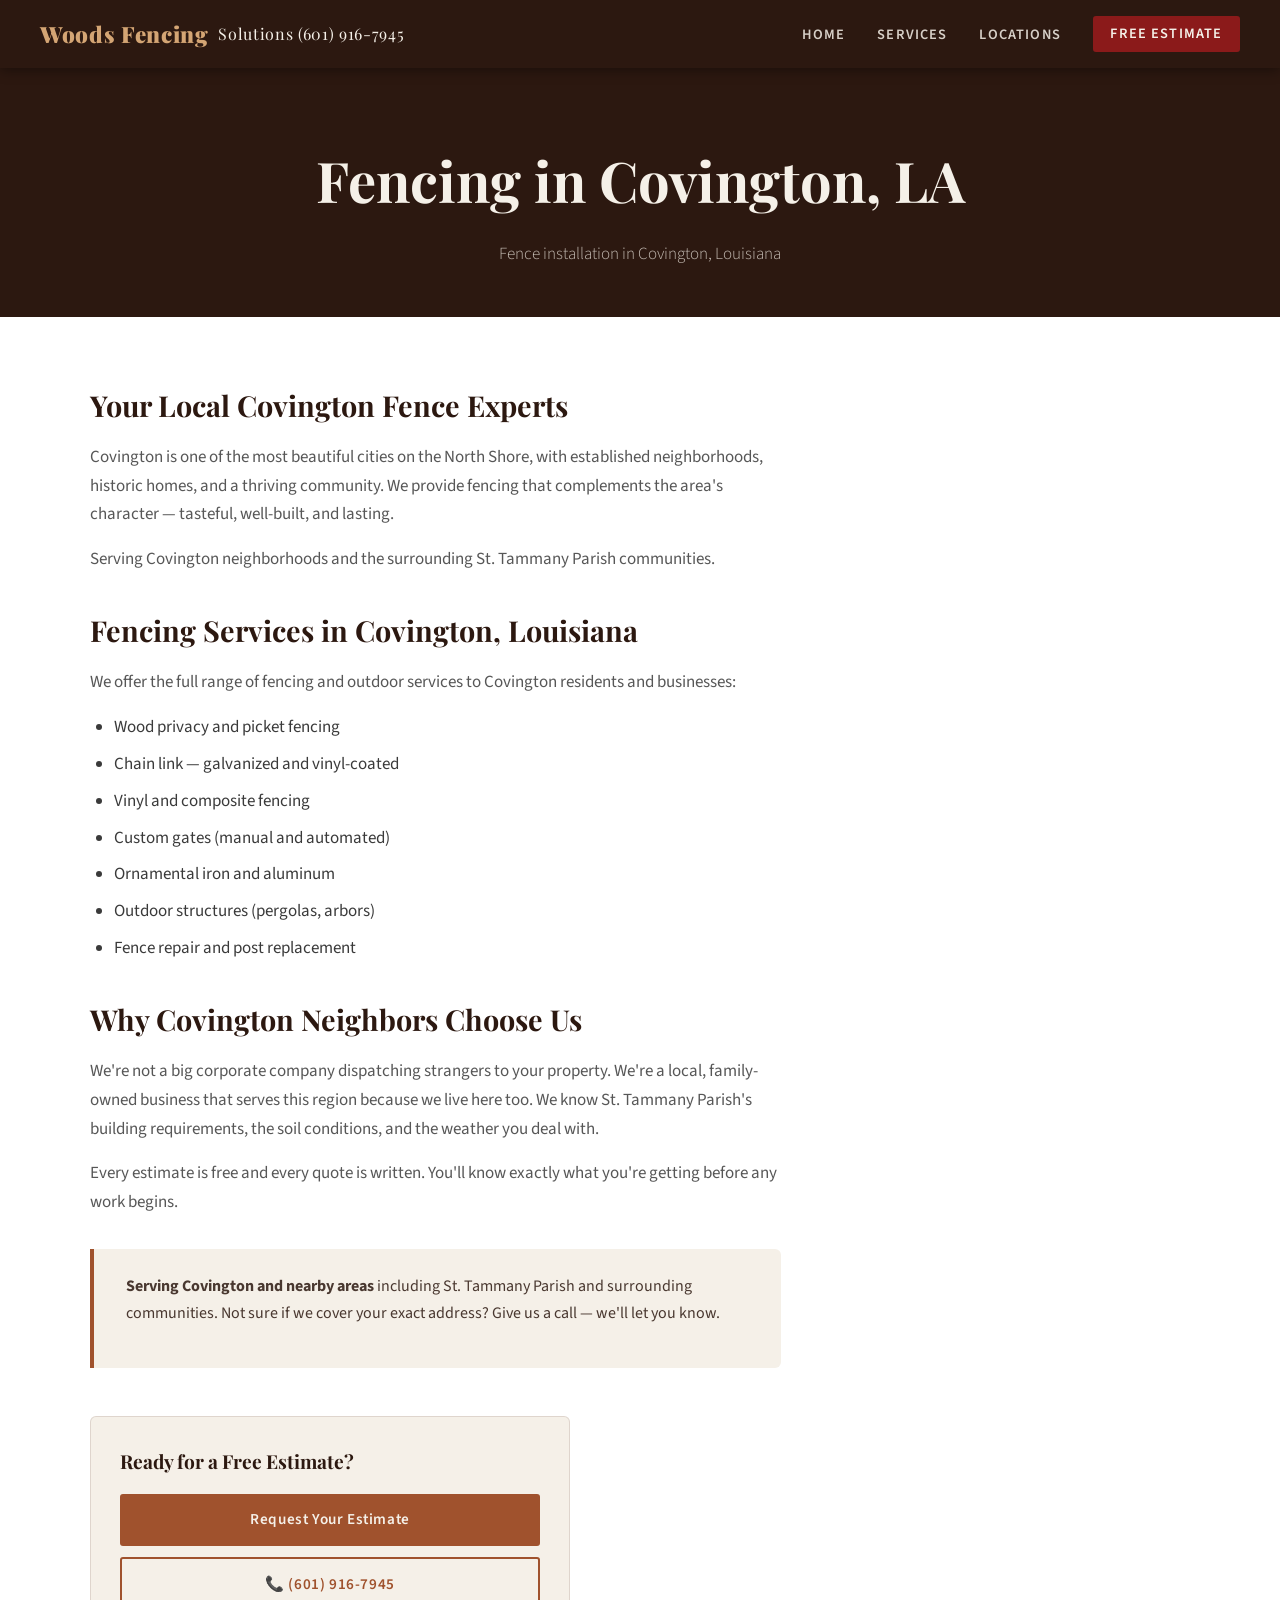
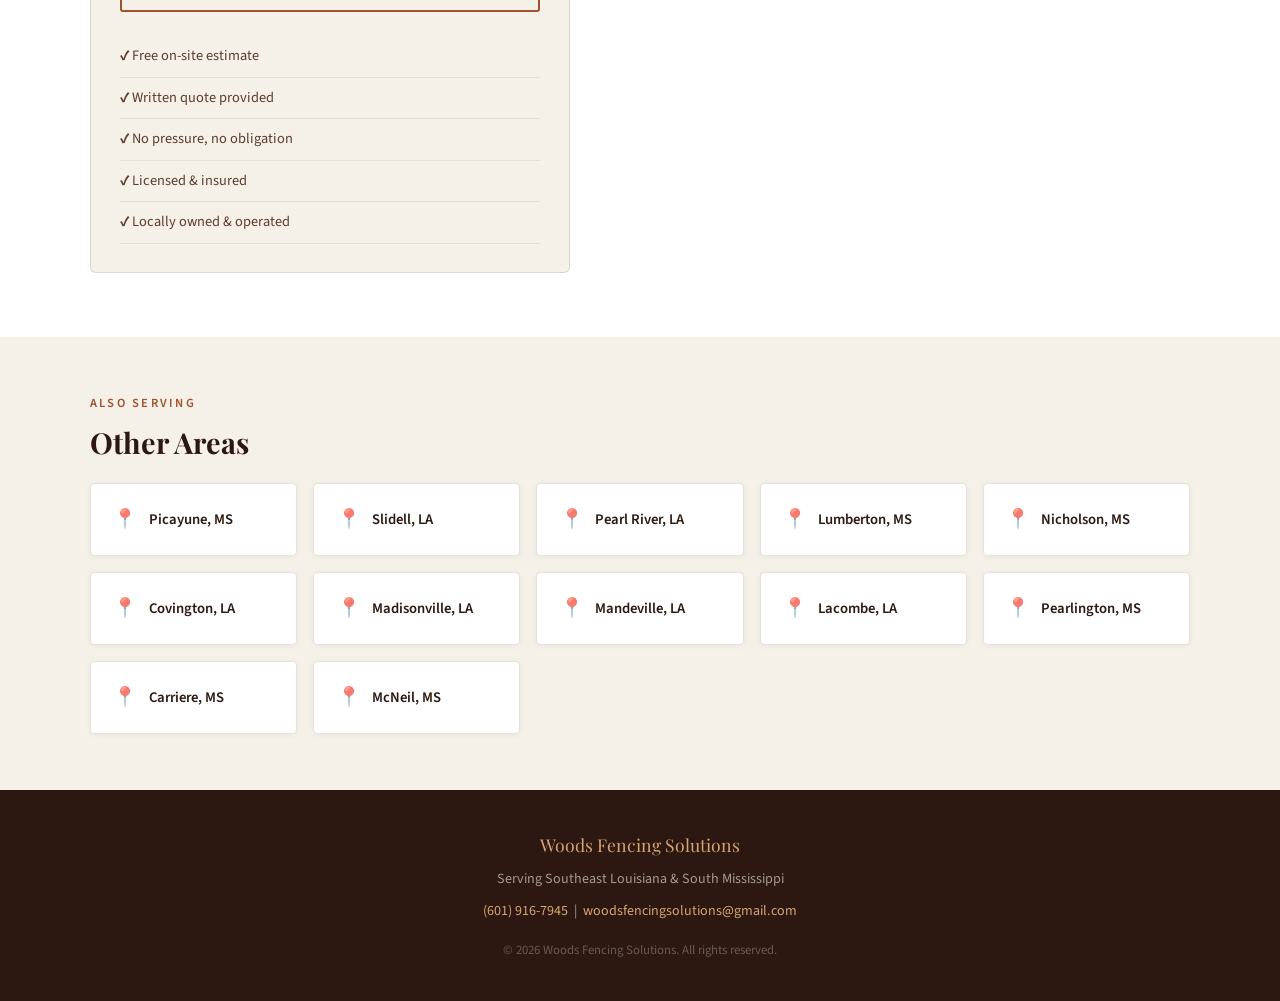
<file: locations/covington-la.html>
<!DOCTYPE html>
<html lang="en">
<head>
  <meta charset="UTF-8" />
  <meta name="viewport" content="width=device-width, initial-scale=1.0" />
  <title>Fence Installation in Covington, LA | Woods Fencing Solutions</title>
  <meta name="description" content="Woods Fencing Solutions provides expert fence installation, custom gates, and outdoor solutions in Covington, Louisiana. Free estimates — call today." />
  <link rel="stylesheet" href="../css/style.css" />
</head>
<body>

<nav>
  <a class="nav-logo" href="../index.html"> Woods Fencing <span>Solutions (601) 916-7945</span></a>
  <ul class="nav-links">
    <li><a href="../index.html">Home</a></li>
    <li><a href="../services.html">Services</a></li>
    <li><a href="../index.html#locations">Locations</a></li>
    <li><a href="../contact.html" class="nav-cta">Free Estimate</a></li>
  </ul>
  <button class="hamburger" aria-label="Open menu"><span></span><span></span><span></span></button>
</nav>
<div class="mobile-menu" role="dialog">
  <button class="mobile-close">✕</button>
  <a href="../index.html">Home</a>
  <a href="../services.html">Services</a>
  <a href="../index.html#locations">Locations</a>
  <a href="../contact.html">Free Estimate</a>
</div>

<!-- LOCATION HERO -->
<div class="location-hero">
  <h1>Fencing in Covington, LA</h1>
  <p>Fence installation in Covington, Louisiana</p>
</div>

<!-- CONTENT -->
<section class="local-content">
  <div class="section-inner">
    <div>

      <div class="local-body reveal">
        <h2>Your Local Covington Fence Experts</h2>
        <p>Covington is one of the most beautiful cities on the North Shore, with established neighborhoods, historic homes, and a thriving community. We provide fencing that complements the area's character — tasteful, well-built, and lasting.</p>
        <p>Serving Covington neighborhoods and the surrounding St. Tammany Parish communities.</p>

        <h2>Fencing Services in Covington, Louisiana</h2>
        <p>We offer the full range of fencing and outdoor services to Covington residents and businesses:</p>

        <ul style="margin: 1rem 0 1.5rem 1.5rem; display: flex; flex-direction: column; gap: .5rem; color: var(--iron);">
          <li>Wood privacy and picket fencing</li>
          <li>Chain link — galvanized and vinyl-coated</li>
          <li>Vinyl and composite fencing</li>
          <li>Custom gates (manual and automated)</li>
          <li>Ornamental iron and aluminum</li>
          <li>Outdoor structures (pergolas, arbors)</li>
          <li>Fence repair and post replacement</li>
        </ul>

        <h2>Why Covington Neighbors Choose Us</h2>
        <p>We're not a big corporate company dispatching strangers to your property. We're a local, family-owned business that serves this region because we live here too. We know St. Tammany Parish's building requirements, the soil conditions, and the weather you deal with.</p>
        <p>Every estimate is free and every quote is written. You'll know exactly what you're getting before any work begins.</p>

        <div style="margin-top: 2rem; padding: 1.5rem 2rem; background: var(--cream); border-left: 4px solid var(--cedar); border-radius: 0 6px 6px 0;">
          <p style="font-size: 1rem; color: var(--bark);"><strong>Serving Covington and nearby areas</strong> including St. Tammany Parish and surrounding communities. Not sure if we cover your exact address? Give us a call — we'll let you know.</p>
        </div>
      </div>

      <div class="reveal" style="margin-top: 3rem;">
        <div class="sidebar-card" style="position: static; max-width: 480px;">
          <h3>Ready for a Free Estimate?</h3>
          <a href="../contact.html" class="btn btn-primary">Request Your Estimate</a>
          <a href="tel:+16011234567" class="btn btn-outline" style="border: 2px solid var(--cedar); color: var(--cedar);">📞 (601) 916-7945</a>
          <ul class="sidebar-services">
            <li>✔ Free on-site estimate</li>
            <li>✔ Written quote provided</li>
            <li>✔ No pressure, no obligation</li>
            <li>✔ Licensed &amp; insured</li>
            <li>✔ Locally owned &amp; operated</li>
          </ul>
        </div>
      </div>

    </div>
  </div>
</section>

<!-- NEARBY LOCATIONS -->
<section style="background: var(--cream); padding: 3.5rem 2.5rem;">
  <div class="section-inner">
    <p class="section-label">Also Serving</p>
    <h2 class="section-title" style="font-size: 1.8rem;">Other Areas</h2>
    <div class="locations-grid" style="margin-top: 1.5rem;">
      <a href="../locations/picayune-ms.html" class="location-card reveal"><span class="loc-icon">📍</span> Picayune, MS</a>
      <a href="../locations/slidell-la.html" class="location-card reveal"><span class="loc-icon">📍</span> Slidell, LA</a>
      <a href="../locations/pearl-river-la.html" class="location-card reveal"><span class="loc-icon">📍</span> Pearl River, LA</a>
      <a href="../locations/lumberton-ms.html" class="location-card reveal"><span class="loc-icon">📍</span> Lumberton, MS</a>
      <a href="../locations/nicholson-ms.html" class="location-card reveal"><span class="loc-icon">📍</span> Nicholson, MS</a>
      <a href="../locations/covington-la.html" class="location-card reveal"><span class="loc-icon">📍</span> Covington, LA</a>
      <a href="../locations/madisonville-la.html" class="location-card reveal"><span class="loc-icon">📍</span> Madisonville, LA</a>
      <a href="../locations/mandeville-la.html" class="location-card reveal"><span class="loc-icon">📍</span> Mandeville, LA</a>
      <a href="../locations/lacombe-la.html" class="location-card reveal"><span class="loc-icon">📍</span> Lacombe, LA</a>
      <a href="../locations/pearlington-ms.html" class="location-card reveal"><span class="loc-icon">📍</span> Pearlington, MS</a>
      <a href="../locations/carriere-ms.html" class="location-card reveal"><span class="loc-icon">📍</span> Carriere, MS</a>
      <a href="../locations/mcneil-ms.html" class="location-card reveal"><span class="loc-icon">📍</span> McNeil, MS</a>
    </div>
  </div>
</section>

<footer>
  <p style="font-family: 'Playfair Display', serif; color: var(--grain); font-size: 1.1rem; margin-bottom: .5rem;">Woods Fencing Solutions</p>
  <p>Serving Southeast Louisiana &amp; South Mississippi</p>
  <p style="margin-top: .5rem;"><a href="tel:+16011234567">(601) 916-7945</a> &nbsp;|&nbsp; <a href="mailto:info@woodsfencingsolutions.com">woodsfencingsolutions@gmail.com</a></p>
  <p style="margin-top: 1rem; font-size: .8rem; opacity: .5;">&copy; 2026 Woods Fencing Solutions. All rights reserved.</p>
</footer>

<script src="../js/main.js"></script>
</body>
</html>
</file>
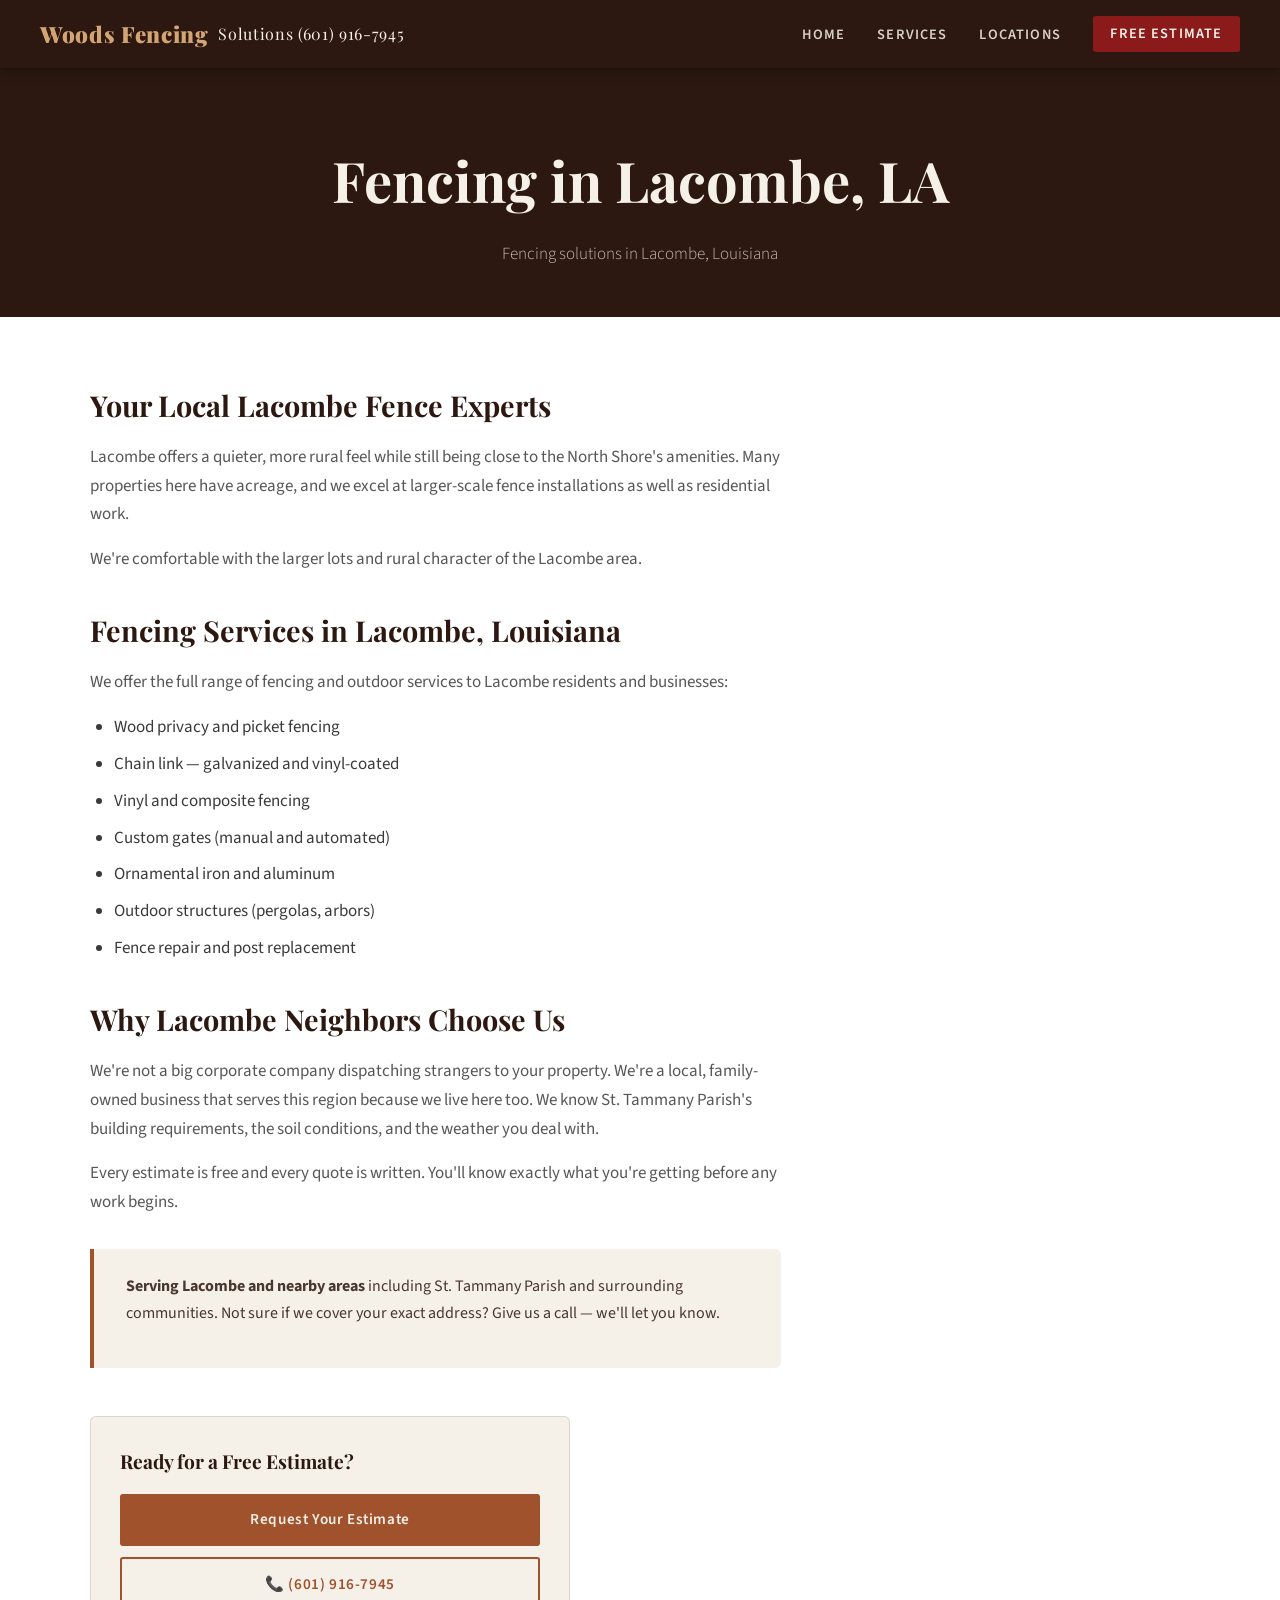
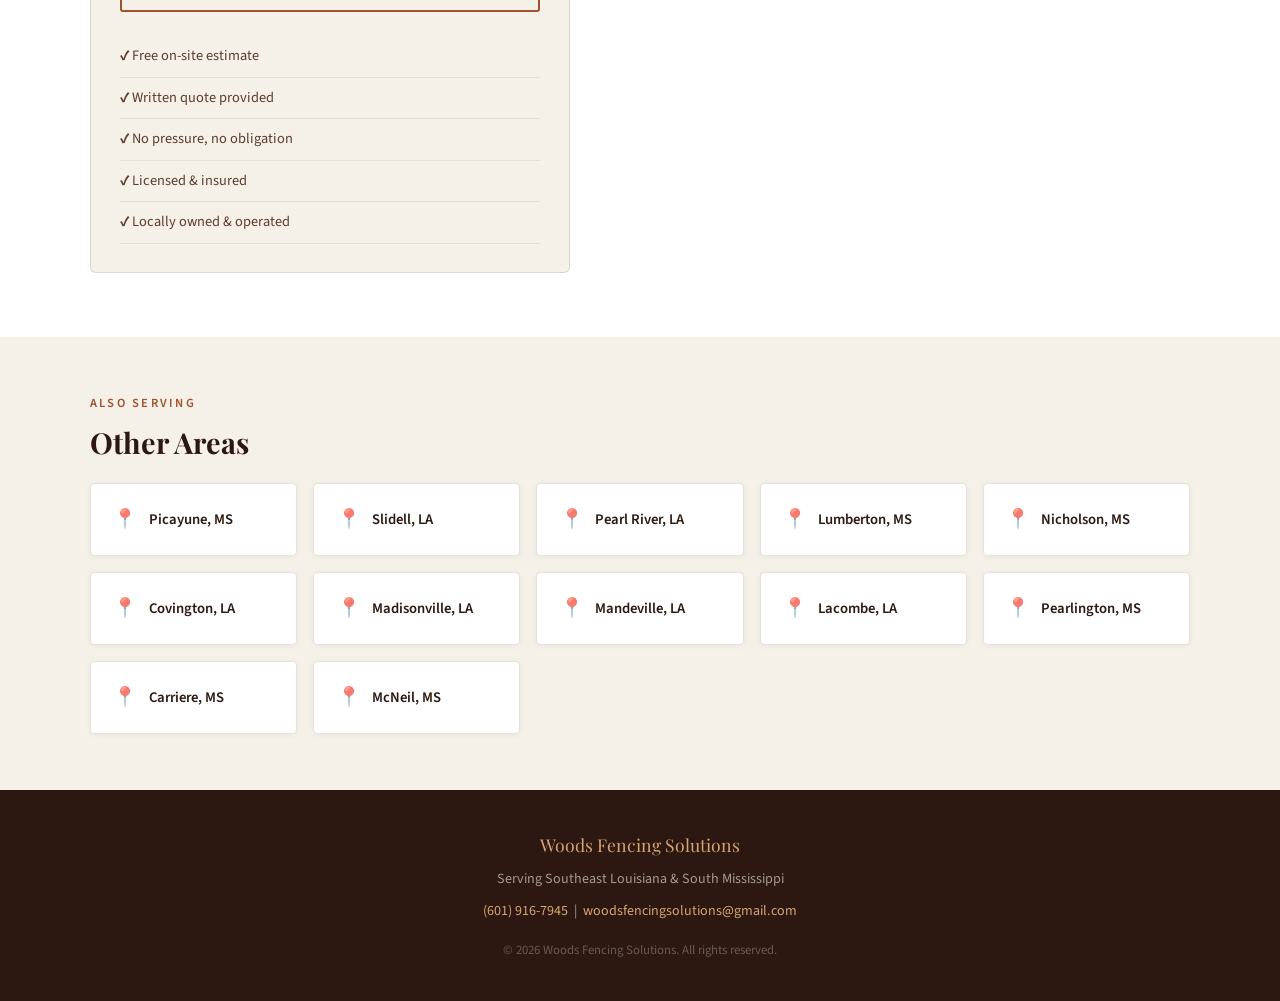
<file: locations/lacombe-la.html>
<!DOCTYPE html>
<html lang="en">
<head>
  <meta charset="UTF-8" />
  <meta name="viewport" content="width=device-width, initial-scale=1.0" />
  <title>Fence Installation in Lacombe, LA | Woods Fencing Solutions</title>
  <meta name="description" content="Woods Fencing Solutions provides expert fence installation, custom gates, and outdoor solutions in Lacombe, Louisiana. Free estimates — call today." />
  <link rel="stylesheet" href="../css/style.css" />
</head>
<body>

<nav>
  <a class="nav-logo" href="../index.html"> Woods Fencing <span>Solutions (601) 916-7945</span></a>
  <ul class="nav-links">
    <li><a href="../index.html">Home</a></li>
    <li><a href="../services.html">Services</a></li>
    <li><a href="../index.html#locations">Locations</a></li>
    <li><a href="../contact.html" class="nav-cta">Free Estimate</a></li>
  </ul>
  <button class="hamburger" aria-label="Open menu"><span></span><span></span><span></span></button>
</nav>
<div class="mobile-menu" role="dialog">
  <button class="mobile-close">✕</button>
  <a href="../index.html">Home</a>
  <a href="../services.html">Services</a>
  <a href="../index.html#locations">Locations</a>
  <a href="../contact.html">Free Estimate</a>
</div>

<!-- LOCATION HERO -->
<div class="location-hero">
  <h1>Fencing in Lacombe, LA</h1>
  <p>Fencing solutions in Lacombe, Louisiana</p>
</div>

<!-- CONTENT -->
<section class="local-content">
  <div class="section-inner">
    <div>

      <div class="local-body reveal">
        <h2>Your Local Lacombe Fence Experts</h2>
        <p>Lacombe offers a quieter, more rural feel while still being close to the North Shore's amenities. Many properties here have acreage, and we excel at larger-scale fence installations as well as residential work.</p>
        <p>We're comfortable with the larger lots and rural character of the Lacombe area.</p>

        <h2>Fencing Services in Lacombe, Louisiana</h2>
        <p>We offer the full range of fencing and outdoor services to Lacombe residents and businesses:</p>

        <ul style="margin: 1rem 0 1.5rem 1.5rem; display: flex; flex-direction: column; gap: .5rem; color: var(--iron);">
          <li>Wood privacy and picket fencing</li>
          <li>Chain link — galvanized and vinyl-coated</li>
          <li>Vinyl and composite fencing</li>
          <li>Custom gates (manual and automated)</li>
          <li>Ornamental iron and aluminum</li>
          <li>Outdoor structures (pergolas, arbors)</li>
          <li>Fence repair and post replacement</li>
        </ul>

        <h2>Why Lacombe Neighbors Choose Us</h2>
        <p>We're not a big corporate company dispatching strangers to your property. We're a local, family-owned business that serves this region because we live here too. We know St. Tammany Parish's building requirements, the soil conditions, and the weather you deal with.</p>
        <p>Every estimate is free and every quote is written. You'll know exactly what you're getting before any work begins.</p>

        <div style="margin-top: 2rem; padding: 1.5rem 2rem; background: var(--cream); border-left: 4px solid var(--cedar); border-radius: 0 6px 6px 0;">
          <p style="font-size: 1rem; color: var(--bark);"><strong>Serving Lacombe and nearby areas</strong> including St. Tammany Parish and surrounding communities. Not sure if we cover your exact address? Give us a call — we'll let you know.</p>
        </div>
      </div>

      <div class="reveal" style="margin-top: 3rem;">
        <div class="sidebar-card" style="position: static; max-width: 480px;">
          <h3>Ready for a Free Estimate?</h3>
          <a href="../contact.html" class="btn btn-primary">Request Your Estimate</a>
          <a href="tel:+16011234567" class="btn btn-outline" style="border: 2px solid var(--cedar); color: var(--cedar);">📞 (601) 916-7945</a>
          <ul class="sidebar-services">
            <li>✔ Free on-site estimate</li>
            <li>✔ Written quote provided</li>
            <li>✔ No pressure, no obligation</li>
            <li>✔ Licensed &amp; insured</li>
            <li>✔ Locally owned &amp; operated</li>
          </ul>
        </div>
      </div>

    </div>
  </div>
</section>

<!-- NEARBY LOCATIONS -->
<section style="background: var(--cream); padding: 3.5rem 2.5rem;">
  <div class="section-inner">
    <p class="section-label">Also Serving</p>
    <h2 class="section-title" style="font-size: 1.8rem;">Other Areas</h2>
    <div class="locations-grid" style="margin-top: 1.5rem;">
      <a href="../locations/picayune-ms.html" class="location-card reveal"><span class="loc-icon">📍</span> Picayune, MS</a>
      <a href="../locations/slidell-la.html" class="location-card reveal"><span class="loc-icon">📍</span> Slidell, LA</a>
      <a href="../locations/pearl-river-la.html" class="location-card reveal"><span class="loc-icon">📍</span> Pearl River, LA</a>
      <a href="../locations/lumberton-ms.html" class="location-card reveal"><span class="loc-icon">📍</span> Lumberton, MS</a>
      <a href="../locations/nicholson-ms.html" class="location-card reveal"><span class="loc-icon">📍</span> Nicholson, MS</a>
      <a href="../locations/covington-la.html" class="location-card reveal"><span class="loc-icon">📍</span> Covington, LA</a>
      <a href="../locations/madisonville-la.html" class="location-card reveal"><span class="loc-icon">📍</span> Madisonville, LA</a>
      <a href="../locations/mandeville-la.html" class="location-card reveal"><span class="loc-icon">📍</span> Mandeville, LA</a>
      <a href="../locations/lacombe-la.html" class="location-card reveal"><span class="loc-icon">📍</span> Lacombe, LA</a>
      <a href="../locations/pearlington-ms.html" class="location-card reveal"><span class="loc-icon">📍</span> Pearlington, MS</a>
      <a href="../locations/carriere-ms.html" class="location-card reveal"><span class="loc-icon">📍</span> Carriere, MS</a>
      <a href="../locations/mcneil-ms.html" class="location-card reveal"><span class="loc-icon">📍</span> McNeil, MS</a>
    </div>
  </div>
</section>

<footer>
  <p style="font-family: 'Playfair Display', serif; color: var(--grain); font-size: 1.1rem; margin-bottom: .5rem;">Woods Fencing Solutions</p>
  <p>Serving Southeast Louisiana &amp; South Mississippi</p>
  <p style="margin-top: .5rem;"><a href="tel:+16011234567">(601) 916-7945</a> &nbsp;|&nbsp; <a href="mailto:info@woodsfencingsolutions.com">woodsfencingsolutions@gmail.com</a></p>
  <p style="margin-top: 1rem; font-size: .8rem; opacity: .5;">&copy; 2026 Woods Fencing Solutions. All rights reserved.</p>
</footer>

<script src="../js/main.js"></script>
</body>
</html>
</file>
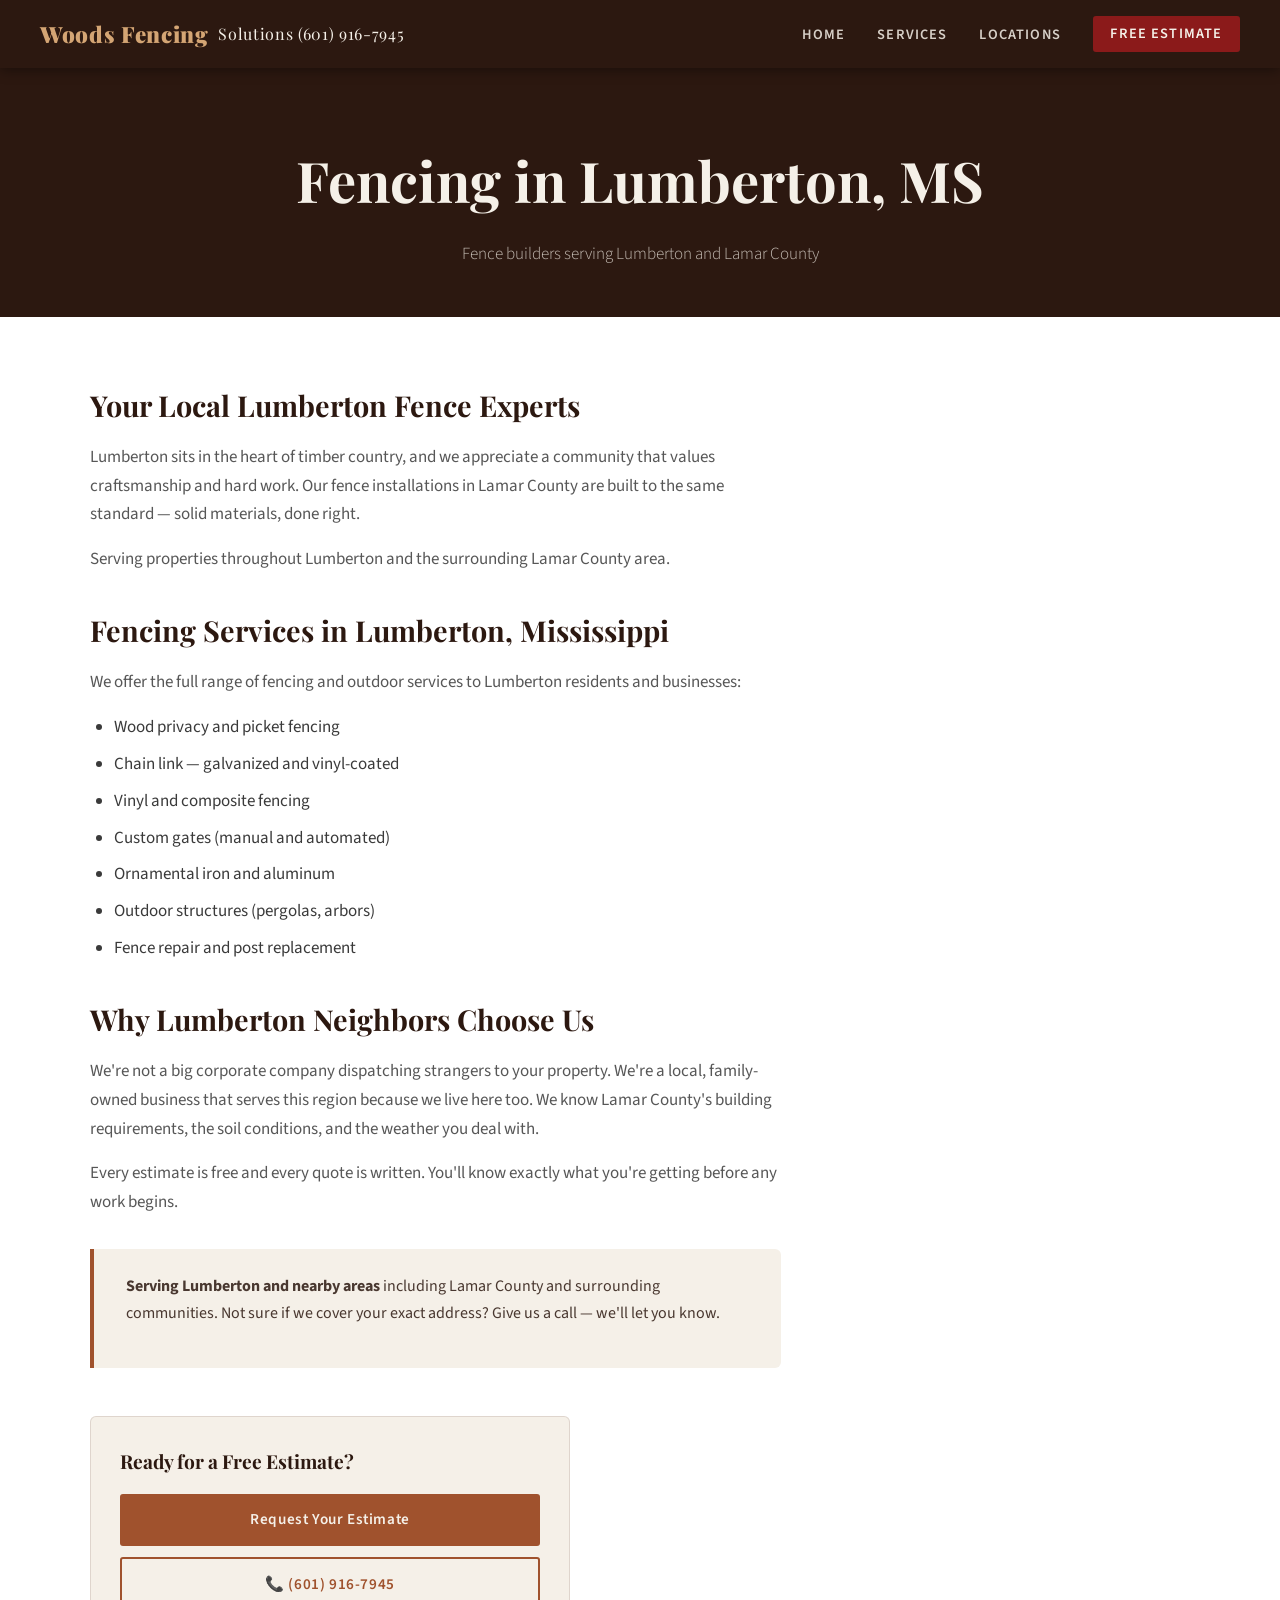
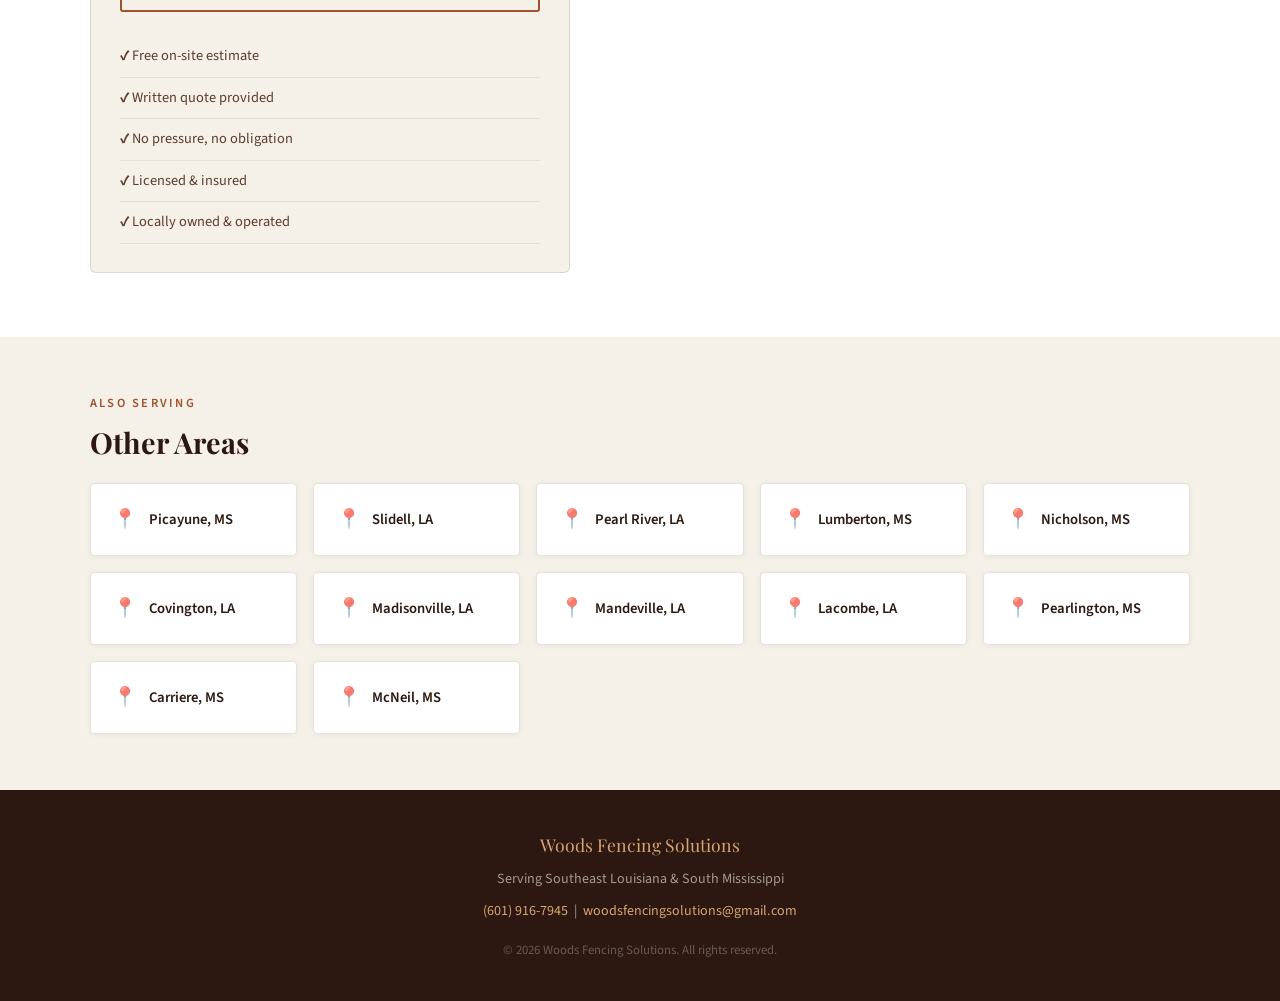
<file: locations/lumberton-ms.html>
<!DOCTYPE html>
<html lang="en">
<head>
  <meta charset="UTF-8" />
  <meta name="viewport" content="width=device-width, initial-scale=1.0" />
  <title>Fence Installation in Lumberton, MS | Woods Fencing Solutions</title>
  <meta name="description" content="Woods Fencing Solutions provides expert fence installation, custom gates, and outdoor solutions in Lumberton, Mississippi. Free estimates — call today." />
  <link rel="stylesheet" href="../css/style.css" />
</head>
<body>

<nav>
  <a class="nav-logo" href="../index.html"> Woods Fencing <span>Solutions (601) 916-7945</span></a>
  <ul class="nav-links">
    <li><a href="../index.html">Home</a></li>
    <li><a href="../services.html">Services</a></li>
    <li><a href="../index.html#locations">Locations</a></li>
    <li><a href="../contact.html" class="nav-cta">Free Estimate</a></li>
  </ul>
  <button class="hamburger" aria-label="Open menu"><span></span><span></span><span></span></button>
</nav>
<div class="mobile-menu" role="dialog">
  <button class="mobile-close">✕</button>
  <a href="../index.html">Home</a>
  <a href="../services.html">Services</a>
  <a href="../index.html#locations">Locations</a>
  <a href="../contact.html">Free Estimate</a>
</div>

<!-- LOCATION HERO -->
<div class="location-hero">
  <h1>Fencing in Lumberton, MS</h1>
  <p>Fence builders serving Lumberton and Lamar County</p>
</div>

<!-- CONTENT -->
<section class="local-content">
  <div class="section-inner">
    <div>

      <div class="local-body reveal">
        <h2>Your Local Lumberton Fence Experts</h2>
        <p>Lumberton sits in the heart of timber country, and we appreciate a community that values craftsmanship and hard work. Our fence installations in Lamar County are built to the same standard — solid materials, done right.</p>
        <p>Serving properties throughout Lumberton and the surrounding Lamar County area.</p>

        <h2>Fencing Services in Lumberton, Mississippi</h2>
        <p>We offer the full range of fencing and outdoor services to Lumberton residents and businesses:</p>

        <ul style="margin: 1rem 0 1.5rem 1.5rem; display: flex; flex-direction: column; gap: .5rem; color: var(--iron);">
          <li>Wood privacy and picket fencing</li>
          <li>Chain link — galvanized and vinyl-coated</li>
          <li>Vinyl and composite fencing</li>
          <li>Custom gates (manual and automated)</li>
          <li>Ornamental iron and aluminum</li>
          <li>Outdoor structures (pergolas, arbors)</li>
          <li>Fence repair and post replacement</li>
        </ul>

        <h2>Why Lumberton Neighbors Choose Us</h2>
        <p>We're not a big corporate company dispatching strangers to your property. We're a local, family-owned business that serves this region because we live here too. We know Lamar County's building requirements, the soil conditions, and the weather you deal with.</p>
        <p>Every estimate is free and every quote is written. You'll know exactly what you're getting before any work begins.</p>

        <div style="margin-top: 2rem; padding: 1.5rem 2rem; background: var(--cream); border-left: 4px solid var(--cedar); border-radius: 0 6px 6px 0;">
          <p style="font-size: 1rem; color: var(--bark);"><strong>Serving Lumberton and nearby areas</strong> including Lamar County and surrounding communities. Not sure if we cover your exact address? Give us a call — we'll let you know.</p>
        </div>
      </div>

      <div class="reveal" style="margin-top: 3rem;">
        <div class="sidebar-card" style="position: static; max-width: 480px;">
          <h3>Ready for a Free Estimate?</h3>
          <a href="../contact.html" class="btn btn-primary">Request Your Estimate</a>
          <a href="tel:+16011234567" class="btn btn-outline" style="border: 2px solid var(--cedar); color: var(--cedar);">📞 (601) 916-7945</a>
          <ul class="sidebar-services">
            <li>✔ Free on-site estimate</li>
            <li>✔ Written quote provided</li>
            <li>✔ No pressure, no obligation</li>
            <li>✔ Licensed &amp; insured</li>
            <li>✔ Locally owned &amp; operated</li>
          </ul>
        </div>
      </div>

    </div>
  </div>
</section>

<!-- NEARBY LOCATIONS -->
<section style="background: var(--cream); padding: 3.5rem 2.5rem;">
  <div class="section-inner">
    <p class="section-label">Also Serving</p>
    <h2 class="section-title" style="font-size: 1.8rem;">Other Areas</h2>
    <div class="locations-grid" style="margin-top: 1.5rem;">
      <a href="../locations/picayune-ms.html" class="location-card reveal"><span class="loc-icon">📍</span> Picayune, MS</a>
      <a href="../locations/slidell-la.html" class="location-card reveal"><span class="loc-icon">📍</span> Slidell, LA</a>
      <a href="../locations/pearl-river-la.html" class="location-card reveal"><span class="loc-icon">📍</span> Pearl River, LA</a>
      <a href="../locations/lumberton-ms.html" class="location-card reveal"><span class="loc-icon">📍</span> Lumberton, MS</a>
      <a href="../locations/nicholson-ms.html" class="location-card reveal"><span class="loc-icon">📍</span> Nicholson, MS</a>
      <a href="../locations/covington-la.html" class="location-card reveal"><span class="loc-icon">📍</span> Covington, LA</a>
      <a href="../locations/madisonville-la.html" class="location-card reveal"><span class="loc-icon">📍</span> Madisonville, LA</a>
      <a href="../locations/mandeville-la.html" class="location-card reveal"><span class="loc-icon">📍</span> Mandeville, LA</a>
      <a href="../locations/lacombe-la.html" class="location-card reveal"><span class="loc-icon">📍</span> Lacombe, LA</a>
      <a href="../locations/pearlington-ms.html" class="location-card reveal"><span class="loc-icon">📍</span> Pearlington, MS</a>
      <a href="../locations/carriere-ms.html" class="location-card reveal"><span class="loc-icon">📍</span> Carriere, MS</a>
      <a href="../locations/mcneil-ms.html" class="location-card reveal"><span class="loc-icon">📍</span> McNeil, MS</a>
    </div>
  </div>
</section>

<footer>
  <p style="font-family: 'Playfair Display', serif; color: var(--grain); font-size: 1.1rem; margin-bottom: .5rem;">Woods Fencing Solutions</p>
  <p>Serving Southeast Louisiana &amp; South Mississippi</p>
  <p style="margin-top: .5rem;"><a href="tel:+16011234567">(601) 916-7945</a> &nbsp;|&nbsp; <a href="mailto:info@woodsfencingsolutions.com">woodsfencingsolutions@gmail.com</a></p>
  <p style="margin-top: 1rem; font-size: .8rem; opacity: .5;">&copy; 2026 Woods Fencing Solutions. All rights reserved.</p>
</footer>

<script src="../js/main.js"></script>
</body>
</html>
</file>
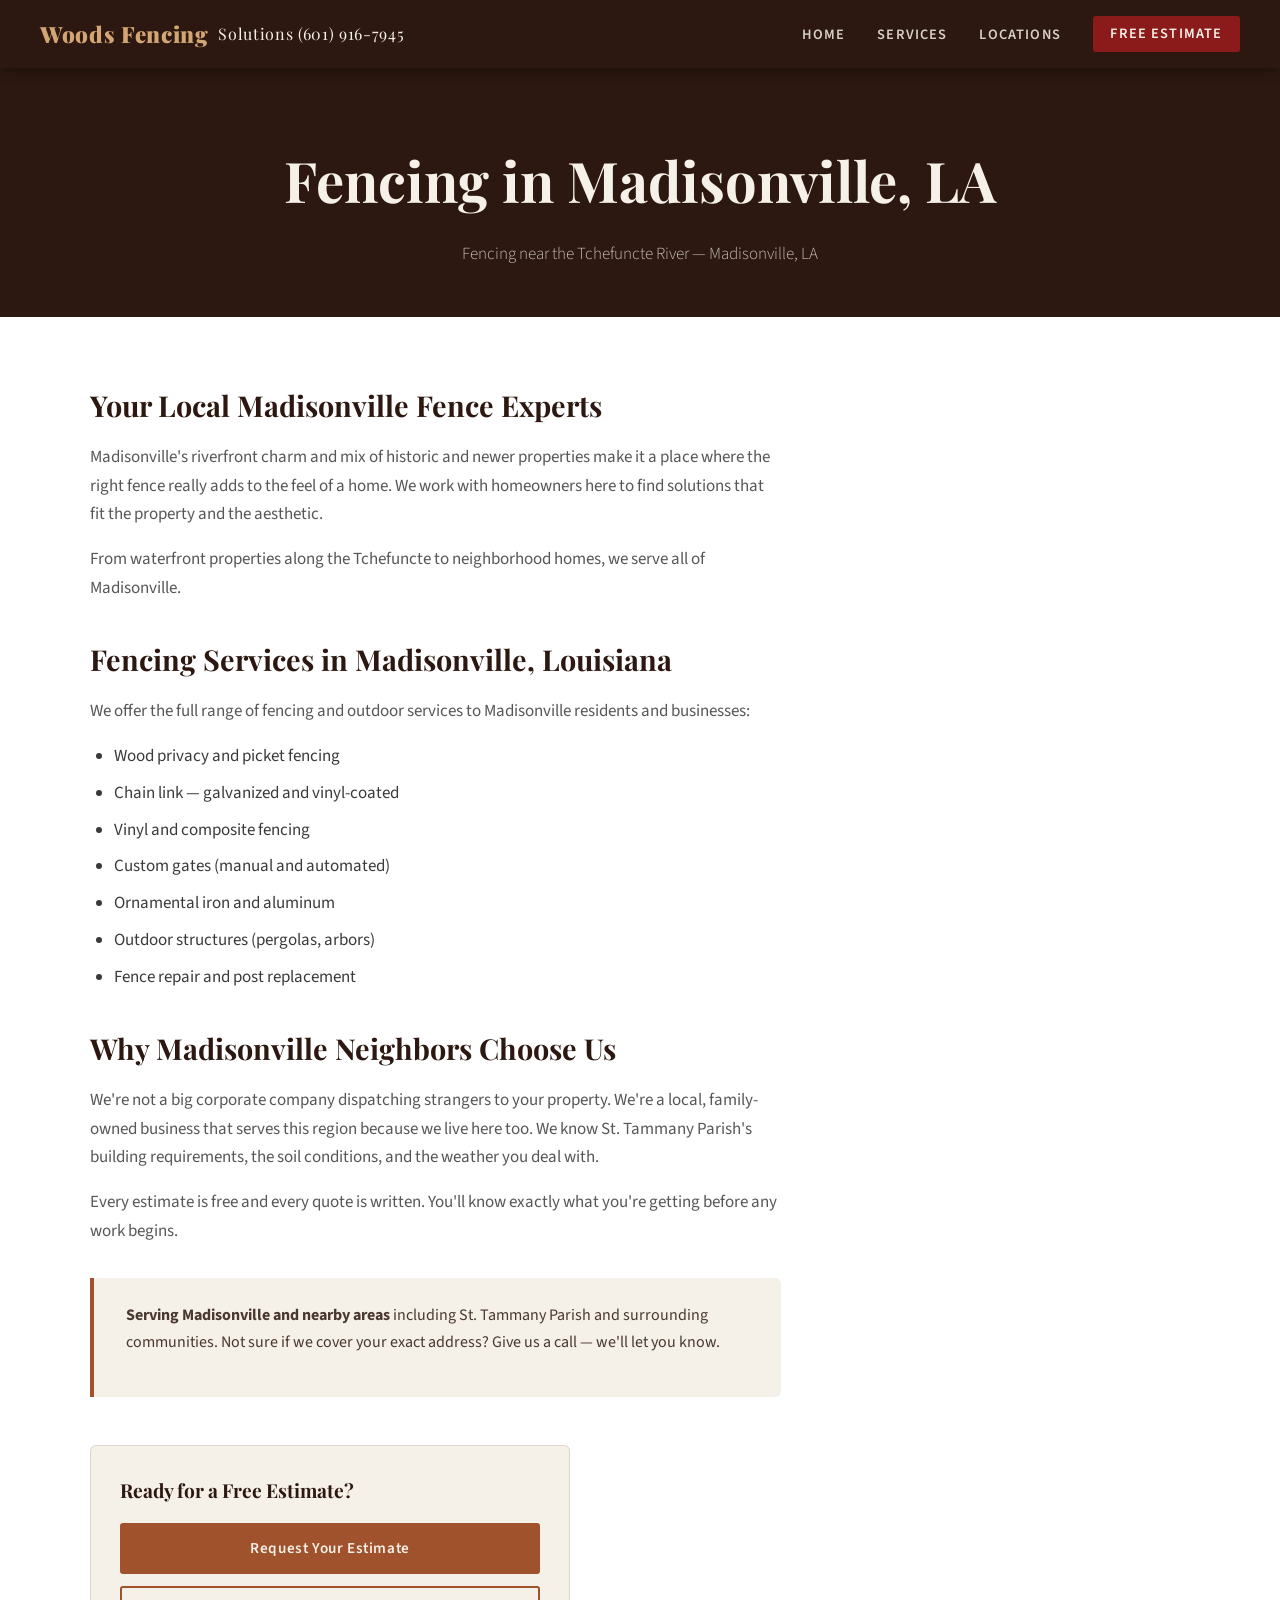
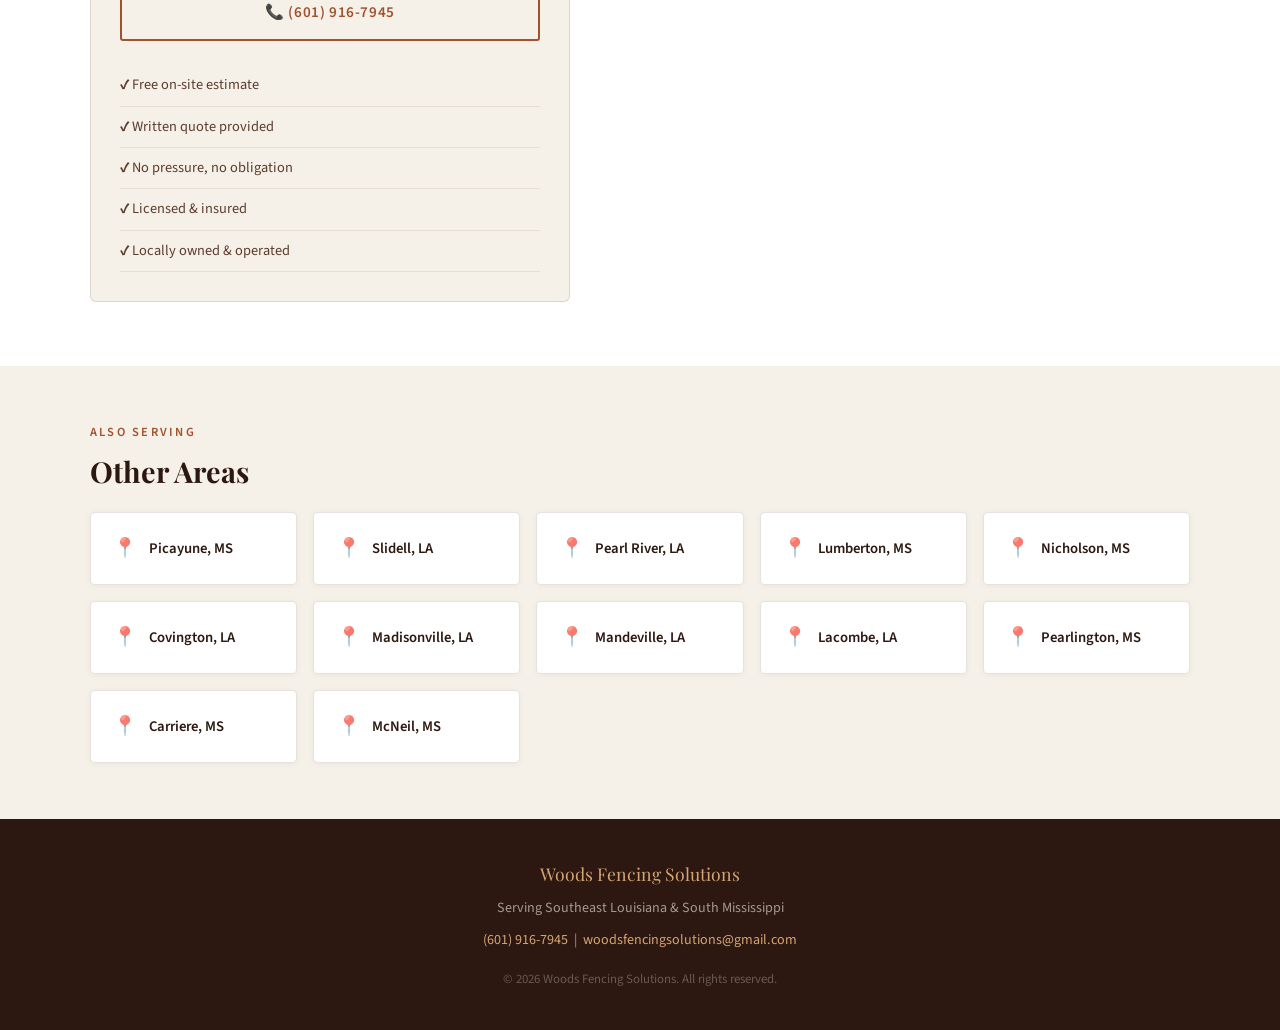
<file: locations/madisonville-la.html>
<!DOCTYPE html>
<html lang="en">
<head>
  <meta charset="UTF-8" />
  <meta name="viewport" content="width=device-width, initial-scale=1.0" />
  <title>Fence Installation in Madisonville, LA | Woods Fencing Solutions</title>
  <meta name="description" content="Woods Fencing Solutions provides expert fence installation, custom gates, and outdoor solutions in Madisonville, Louisiana. Free estimates — call today." />
  <link rel="stylesheet" href="../css/style.css" />
</head>
<body>

<nav>
  <a class="nav-logo" href="../index.html"> Woods Fencing <span>Solutions (601) 916-7945</span></a>
  <ul class="nav-links">
    <li><a href="../index.html">Home</a></li>
    <li><a href="../services.html">Services</a></li>
    <li><a href="../index.html#locations">Locations</a></li>
    <li><a href="../contact.html" class="nav-cta">Free Estimate</a></li>
  </ul>
  <button class="hamburger" aria-label="Open menu"><span></span><span></span><span></span></button>
</nav>
<div class="mobile-menu" role="dialog">
  <button class="mobile-close">✕</button>
  <a href="../index.html">Home</a>
  <a href="../services.html">Services</a>
  <a href="../index.html#locations">Locations</a>
  <a href="../contact.html">Free Estimate</a>
</div>

<!-- LOCATION HERO -->
<div class="location-hero">
  <h1>Fencing in Madisonville, LA</h1>
  <p>Fencing near the Tchefuncte River — Madisonville, LA</p>
</div>

<!-- CONTENT -->
<section class="local-content">
  <div class="section-inner">
    <div>

      <div class="local-body reveal">
        <h2>Your Local Madisonville Fence Experts</h2>
        <p>Madisonville's riverfront charm and mix of historic and newer properties make it a place where the right fence really adds to the feel of a home. We work with homeowners here to find solutions that fit the property and the aesthetic.</p>
        <p>From waterfront properties along the Tchefuncte to neighborhood homes, we serve all of Madisonville.</p>

        <h2>Fencing Services in Madisonville, Louisiana</h2>
        <p>We offer the full range of fencing and outdoor services to Madisonville residents and businesses:</p>

        <ul style="margin: 1rem 0 1.5rem 1.5rem; display: flex; flex-direction: column; gap: .5rem; color: var(--iron);">
          <li>Wood privacy and picket fencing</li>
          <li>Chain link — galvanized and vinyl-coated</li>
          <li>Vinyl and composite fencing</li>
          <li>Custom gates (manual and automated)</li>
          <li>Ornamental iron and aluminum</li>
          <li>Outdoor structures (pergolas, arbors)</li>
          <li>Fence repair and post replacement</li>
        </ul>

        <h2>Why Madisonville Neighbors Choose Us</h2>
        <p>We're not a big corporate company dispatching strangers to your property. We're a local, family-owned business that serves this region because we live here too. We know St. Tammany Parish's building requirements, the soil conditions, and the weather you deal with.</p>
        <p>Every estimate is free and every quote is written. You'll know exactly what you're getting before any work begins.</p>

        <div style="margin-top: 2rem; padding: 1.5rem 2rem; background: var(--cream); border-left: 4px solid var(--cedar); border-radius: 0 6px 6px 0;">
          <p style="font-size: 1rem; color: var(--bark);"><strong>Serving Madisonville and nearby areas</strong> including St. Tammany Parish and surrounding communities. Not sure if we cover your exact address? Give us a call — we'll let you know.</p>
        </div>
      </div>

      <div class="reveal" style="margin-top: 3rem;">
        <div class="sidebar-card" style="position: static; max-width: 480px;">
          <h3>Ready for a Free Estimate?</h3>
          <a href="../contact.html" class="btn btn-primary">Request Your Estimate</a>
          <a href="tel:+16011234567" class="btn btn-outline" style="border: 2px solid var(--cedar); color: var(--cedar);">📞 (601) 916-7945</a>
          <ul class="sidebar-services">
            <li>✔ Free on-site estimate</li>
            <li>✔ Written quote provided</li>
            <li>✔ No pressure, no obligation</li>
            <li>✔ Licensed &amp; insured</li>
            <li>✔ Locally owned &amp; operated</li>
          </ul>
        </div>
      </div>

    </div>
  </div>
</section>

<!-- NEARBY LOCATIONS -->
<section style="background: var(--cream); padding: 3.5rem 2.5rem;">
  <div class="section-inner">
    <p class="section-label">Also Serving</p>
    <h2 class="section-title" style="font-size: 1.8rem;">Other Areas</h2>
    <div class="locations-grid" style="margin-top: 1.5rem;">
      <a href="../locations/picayune-ms.html" class="location-card reveal"><span class="loc-icon">📍</span> Picayune, MS</a>
      <a href="../locations/slidell-la.html" class="location-card reveal"><span class="loc-icon">📍</span> Slidell, LA</a>
      <a href="../locations/pearl-river-la.html" class="location-card reveal"><span class="loc-icon">📍</span> Pearl River, LA</a>
      <a href="../locations/lumberton-ms.html" class="location-card reveal"><span class="loc-icon">📍</span> Lumberton, MS</a>
      <a href="../locations/nicholson-ms.html" class="location-card reveal"><span class="loc-icon">📍</span> Nicholson, MS</a>
      <a href="../locations/covington-la.html" class="location-card reveal"><span class="loc-icon">📍</span> Covington, LA</a>
      <a href="../locations/madisonville-la.html" class="location-card reveal"><span class="loc-icon">📍</span> Madisonville, LA</a>
      <a href="../locations/mandeville-la.html" class="location-card reveal"><span class="loc-icon">📍</span> Mandeville, LA</a>
      <a href="../locations/lacombe-la.html" class="location-card reveal"><span class="loc-icon">📍</span> Lacombe, LA</a>
      <a href="../locations/pearlington-ms.html" class="location-card reveal"><span class="loc-icon">📍</span> Pearlington, MS</a>
      <a href="../locations/carriere-ms.html" class="location-card reveal"><span class="loc-icon">📍</span> Carriere, MS</a>
      <a href="../locations/mcneil-ms.html" class="location-card reveal"><span class="loc-icon">📍</span> McNeil, MS</a>
    </div>
  </div>
</section>

<footer>
  <p style="font-family: 'Playfair Display', serif; color: var(--grain); font-size: 1.1rem; margin-bottom: .5rem;">Woods Fencing Solutions</p>
  <p>Serving Southeast Louisiana &amp; South Mississippi</p>
  <p style="margin-top: .5rem;"><a href="tel:+16011234567">(601) 916-7945</a> &nbsp;|&nbsp; <a href="mailto:info@woodsfencingsolutions.com">woodsfencingsolutions@gmail.com</a></p>
  <p style="margin-top: 1rem; font-size: .8rem; opacity: .5;">&copy; 2026 Woods Fencing Solutions. All rights reserved.</p>
</footer>

<script src="../js/main.js"></script>
</body>
</html>
</file>
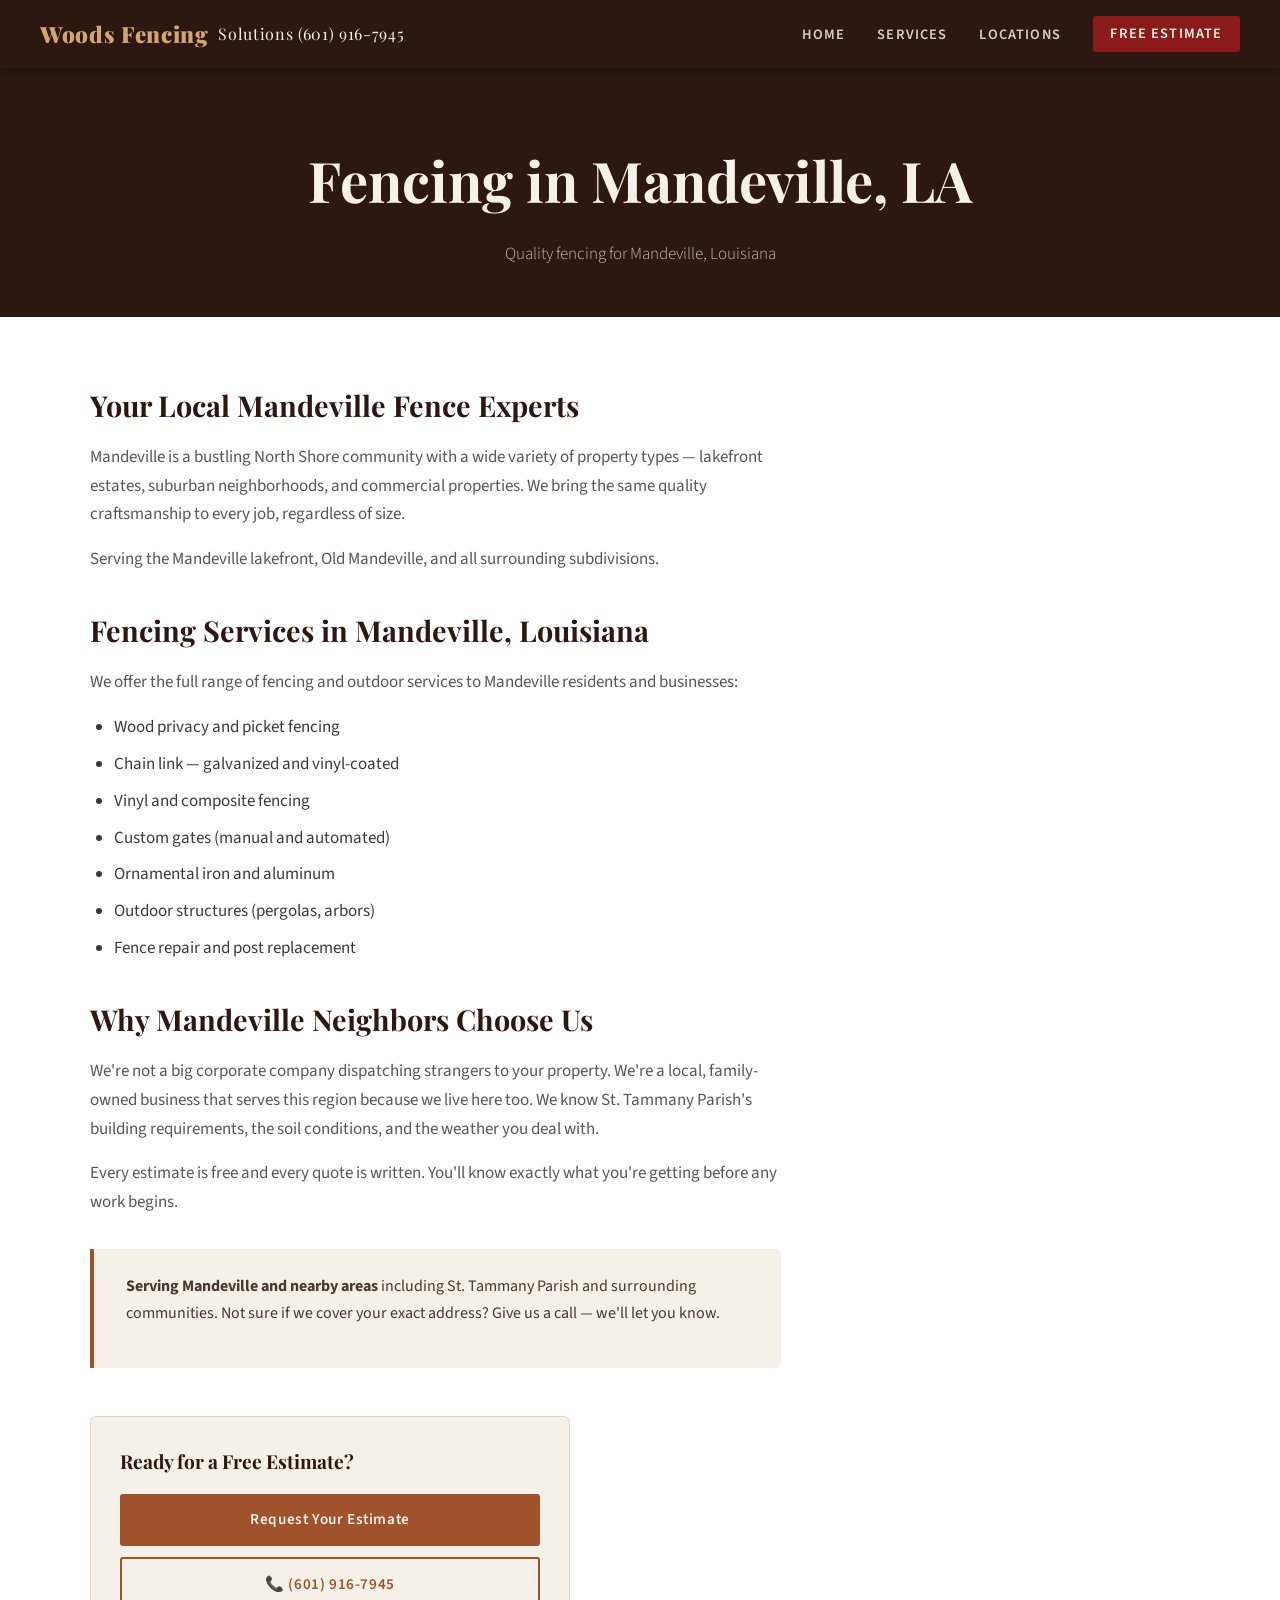
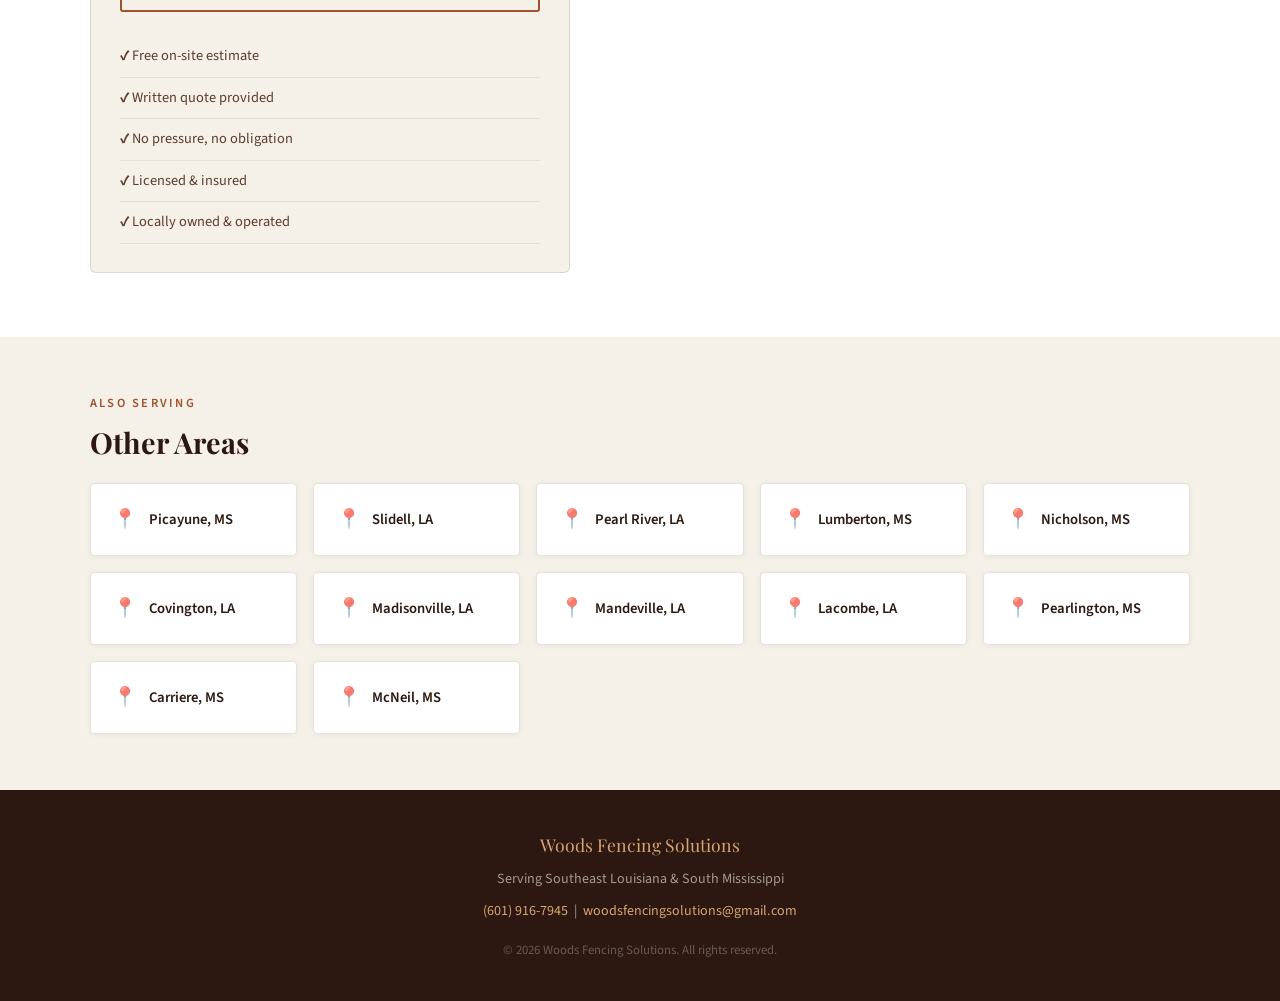
<file: locations/mandeville-la.html>
<!DOCTYPE html>
<html lang="en">
<head>
  <meta charset="UTF-8" />
  <meta name="viewport" content="width=device-width, initial-scale=1.0" />
  <title>Fence Installation in Mandeville, LA | Woods Fencing Solutions</title>
  <meta name="description" content="Woods Fencing Solutions provides expert fence installation, custom gates, and outdoor solutions in Mandeville, Louisiana. Free estimates — call today." />
  <link rel="stylesheet" href="../css/style.css" />
</head>
<body>

<nav>
  <a class="nav-logo" href="../index.html"> Woods Fencing <span>Solutions (601) 916-7945</span></a>
  <ul class="nav-links">
    <li><a href="../index.html">Home</a></li>
    <li><a href="../services.html">Services</a></li>
    <li><a href="../index.html#locations">Locations</a></li>
    <li><a href="../contact.html" class="nav-cta">Free Estimate</a></li>
  </ul>
  <button class="hamburger" aria-label="Open menu"><span></span><span></span><span></span></button>
</nav>
<div class="mobile-menu" role="dialog">
  <button class="mobile-close">✕</button>
  <a href="../index.html">Home</a>
  <a href="../services.html">Services</a>
  <a href="../index.html#locations">Locations</a>
  <a href="../contact.html">Free Estimate</a>
</div>

<!-- LOCATION HERO -->
<div class="location-hero">
  <h1>Fencing in Mandeville, LA</h1>
  <p>Quality fencing for Mandeville, Louisiana</p>
</div>

<!-- CONTENT -->
<section class="local-content">
  <div class="section-inner">
    <div>

      <div class="local-body reveal">
        <h2>Your Local Mandeville Fence Experts</h2>
        <p>Mandeville is a bustling North Shore community with a wide variety of property types — lakefront estates, suburban neighborhoods, and commercial properties. We bring the same quality craftsmanship to every job, regardless of size.</p>
        <p>Serving the Mandeville lakefront, Old Mandeville, and all surrounding subdivisions.</p>

        <h2>Fencing Services in Mandeville, Louisiana</h2>
        <p>We offer the full range of fencing and outdoor services to Mandeville residents and businesses:</p>

        <ul style="margin: 1rem 0 1.5rem 1.5rem; display: flex; flex-direction: column; gap: .5rem; color: var(--iron);">
          <li>Wood privacy and picket fencing</li>
          <li>Chain link — galvanized and vinyl-coated</li>
          <li>Vinyl and composite fencing</li>
          <li>Custom gates (manual and automated)</li>
          <li>Ornamental iron and aluminum</li>
          <li>Outdoor structures (pergolas, arbors)</li>
          <li>Fence repair and post replacement</li>
        </ul>

        <h2>Why Mandeville Neighbors Choose Us</h2>
        <p>We're not a big corporate company dispatching strangers to your property. We're a local, family-owned business that serves this region because we live here too. We know St. Tammany Parish's building requirements, the soil conditions, and the weather you deal with.</p>
        <p>Every estimate is free and every quote is written. You'll know exactly what you're getting before any work begins.</p>

        <div style="margin-top: 2rem; padding: 1.5rem 2rem; background: var(--cream); border-left: 4px solid var(--cedar); border-radius: 0 6px 6px 0;">
          <p style="font-size: 1rem; color: var(--bark);"><strong>Serving Mandeville and nearby areas</strong> including St. Tammany Parish and surrounding communities. Not sure if we cover your exact address? Give us a call — we'll let you know.</p>
        </div>
      </div>

      <div class="reveal" style="margin-top: 3rem;">
        <div class="sidebar-card" style="position: static; max-width: 480px;">
          <h3>Ready for a Free Estimate?</h3>
          <a href="../contact.html" class="btn btn-primary">Request Your Estimate</a>
          <a href="tel:+16011234567" class="btn btn-outline" style="border: 2px solid var(--cedar); color: var(--cedar);">📞 (601) 916-7945</a>
          <ul class="sidebar-services">
            <li>✔ Free on-site estimate</li>
            <li>✔ Written quote provided</li>
            <li>✔ No pressure, no obligation</li>
            <li>✔ Licensed &amp; insured</li>
            <li>✔ Locally owned &amp; operated</li>
          </ul>
        </div>
      </div>

    </div>
  </div>
</section>

<!-- NEARBY LOCATIONS -->
<section style="background: var(--cream); padding: 3.5rem 2.5rem;">
  <div class="section-inner">
    <p class="section-label">Also Serving</p>
    <h2 class="section-title" style="font-size: 1.8rem;">Other Areas</h2>
    <div class="locations-grid" style="margin-top: 1.5rem;">
      <a href="../locations/picayune-ms.html" class="location-card reveal"><span class="loc-icon">📍</span> Picayune, MS</a>
      <a href="../locations/slidell-la.html" class="location-card reveal"><span class="loc-icon">📍</span> Slidell, LA</a>
      <a href="../locations/pearl-river-la.html" class="location-card reveal"><span class="loc-icon">📍</span> Pearl River, LA</a>
      <a href="../locations/lumberton-ms.html" class="location-card reveal"><span class="loc-icon">📍</span> Lumberton, MS</a>
      <a href="../locations/nicholson-ms.html" class="location-card reveal"><span class="loc-icon">📍</span> Nicholson, MS</a>
      <a href="../locations/covington-la.html" class="location-card reveal"><span class="loc-icon">📍</span> Covington, LA</a>
      <a href="../locations/madisonville-la.html" class="location-card reveal"><span class="loc-icon">📍</span> Madisonville, LA</a>
      <a href="../locations/mandeville-la.html" class="location-card reveal"><span class="loc-icon">📍</span> Mandeville, LA</a>
      <a href="../locations/lacombe-la.html" class="location-card reveal"><span class="loc-icon">📍</span> Lacombe, LA</a>
      <a href="../locations/pearlington-ms.html" class="location-card reveal"><span class="loc-icon">📍</span> Pearlington, MS</a>
      <a href="../locations/carriere-ms.html" class="location-card reveal"><span class="loc-icon">📍</span> Carriere, MS</a>
      <a href="../locations/mcneil-ms.html" class="location-card reveal"><span class="loc-icon">📍</span> McNeil, MS</a>
    </div>
  </div>
</section>

<footer>
  <p style="font-family: 'Playfair Display', serif; color: var(--grain); font-size: 1.1rem; margin-bottom: .5rem;">Woods Fencing Solutions</p>
  <p>Serving Southeast Louisiana &amp; South Mississippi</p>
  <p style="margin-top: .5rem;"><a href="tel:+16011234567">(601) 916-7945</a> &nbsp;|&nbsp; <a href="mailto:info@woodsfencingsolutions.com">woodsfencingsolutions@gmail.com</a></p>
  <p style="margin-top: 1rem; font-size: .8rem; opacity: .5;">&copy; 2026 Woods Fencing Solutions. All rights reserved.</p>
</footer>

<script src="../js/main.js"></script>
</body>
</html>
</file>
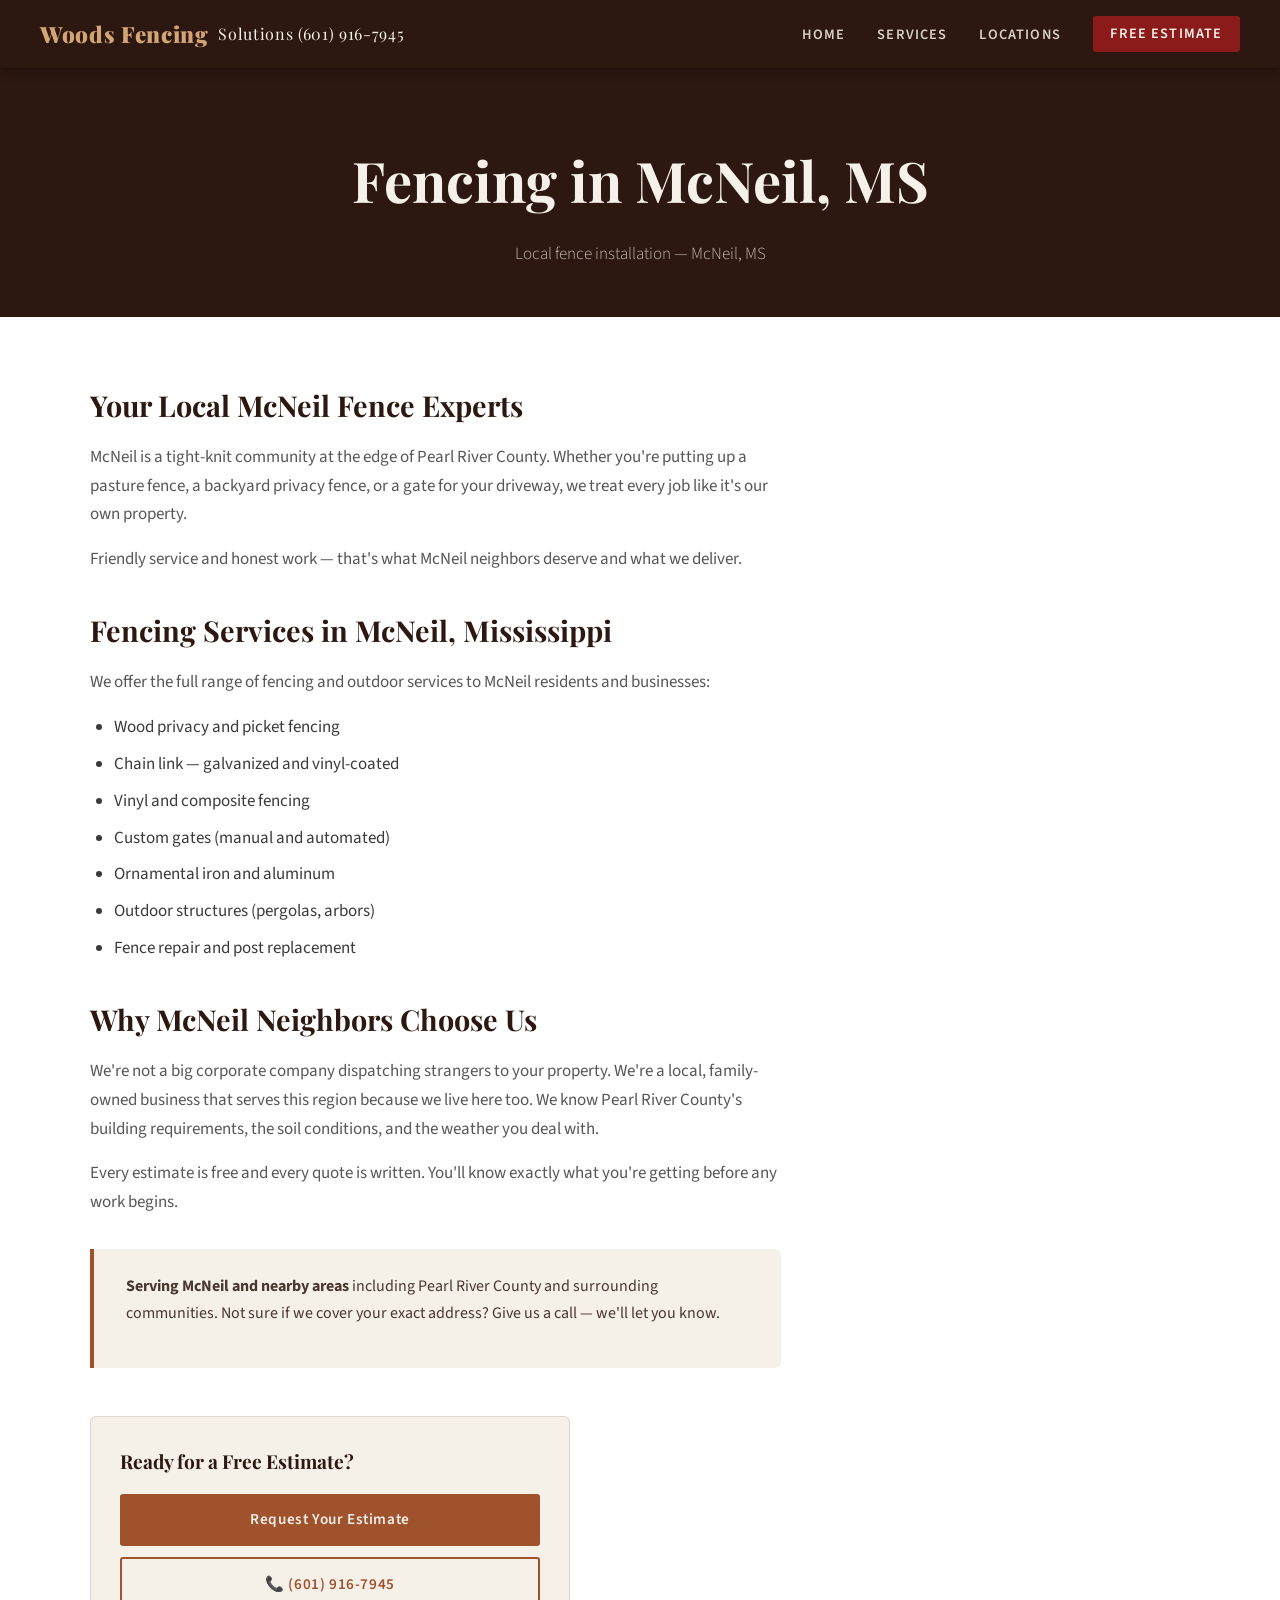
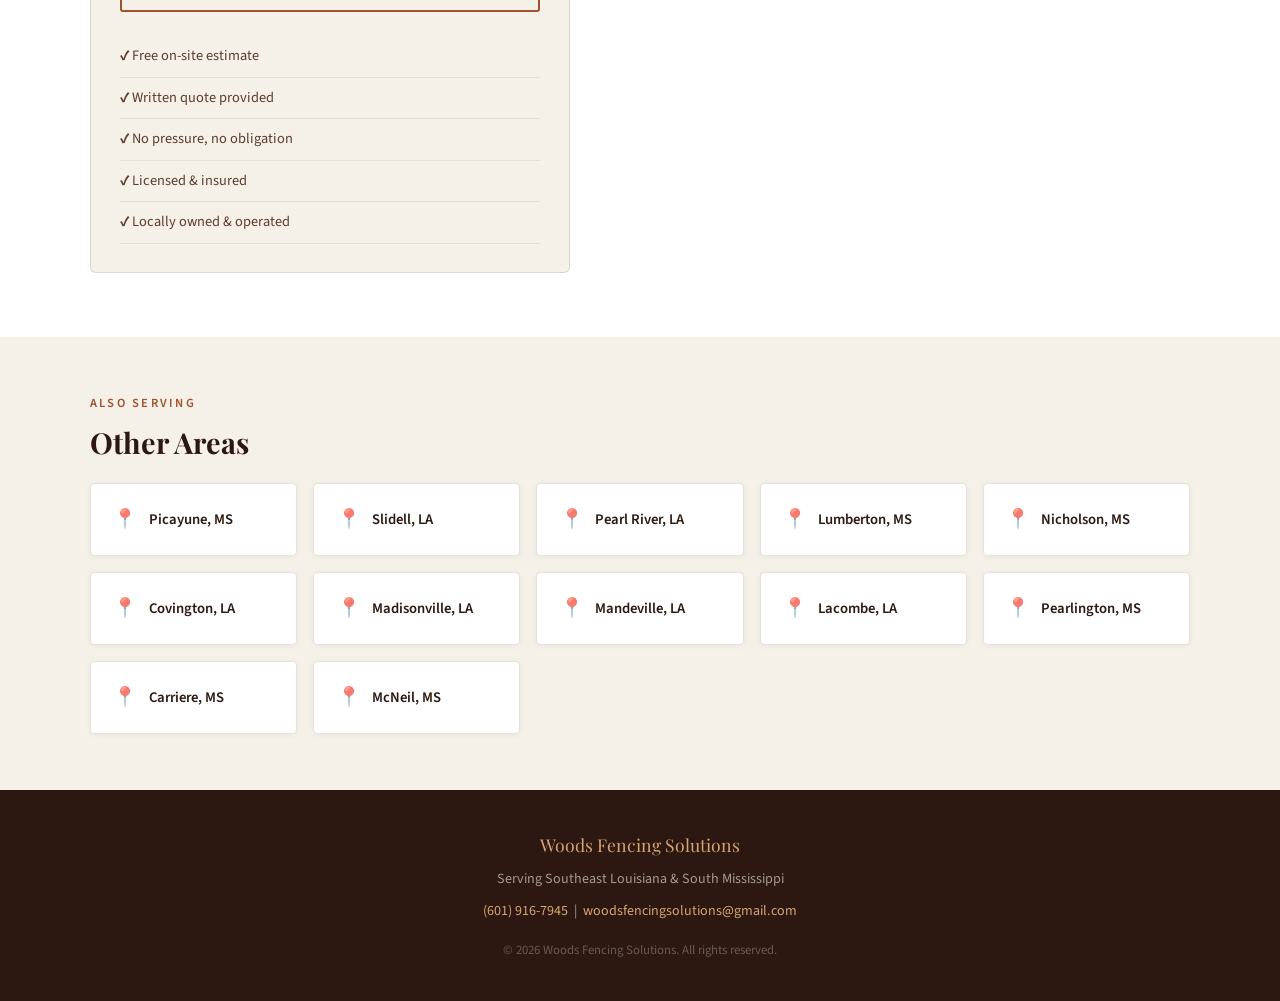
<file: locations/mcneil-ms.html>
<!DOCTYPE html>
<html lang="en">
<head>
  <meta charset="UTF-8" />
  <meta name="viewport" content="width=device-width, initial-scale=1.0" />
  <title>Fence Installation in McNeil, MS | Woods Fencing Solutions</title>
  <meta name="description" content="Woods Fencing Solutions provides expert fence installation, custom gates, and outdoor solutions in McNeil, Mississippi. Free estimates — call today." />
  <link rel="stylesheet" href="../css/style.css" />
</head>
<body>

<nav>
  <a class="nav-logo" href="../index.html"> Woods Fencing <span>Solutions (601) 916-7945</span></a>
  <ul class="nav-links">
    <li><a href="../index.html">Home</a></li>
    <li><a href="../services.html">Services</a></li>
    <li><a href="../index.html#locations">Locations</a></li>
    <li><a href="../contact.html" class="nav-cta">Free Estimate</a></li>
  </ul>
  <button class="hamburger" aria-label="Open menu"><span></span><span></span><span></span></button>
</nav>
<div class="mobile-menu" role="dialog">
  <button class="mobile-close">✕</button>
  <a href="../index.html">Home</a>
  <a href="../services.html">Services</a>
  <a href="../index.html#locations">Locations</a>
  <a href="../contact.html">Free Estimate</a>
</div>

<!-- LOCATION HERO -->
<div class="location-hero">
  <h1>Fencing in McNeil, MS</h1>
  <p>Local fence installation — McNeil, MS</p>
</div>

<!-- CONTENT -->
<section class="local-content">
  <div class="section-inner">
    <div>

      <div class="local-body reveal">
        <h2>Your Local McNeil Fence Experts</h2>
        <p>McNeil is a tight-knit community at the edge of Pearl River County. Whether you're putting up a pasture fence, a backyard privacy fence, or a gate for your driveway, we treat every job like it's our own property.</p>
        <p>Friendly service and honest work — that's what McNeil neighbors deserve and what we deliver.</p>

        <h2>Fencing Services in McNeil, Mississippi</h2>
        <p>We offer the full range of fencing and outdoor services to McNeil residents and businesses:</p>

        <ul style="margin: 1rem 0 1.5rem 1.5rem; display: flex; flex-direction: column; gap: .5rem; color: var(--iron);">
          <li>Wood privacy and picket fencing</li>
          <li>Chain link — galvanized and vinyl-coated</li>
          <li>Vinyl and composite fencing</li>
          <li>Custom gates (manual and automated)</li>
          <li>Ornamental iron and aluminum</li>
          <li>Outdoor structures (pergolas, arbors)</li>
          <li>Fence repair and post replacement</li>
        </ul>

        <h2>Why McNeil Neighbors Choose Us</h2>
        <p>We're not a big corporate company dispatching strangers to your property. We're a local, family-owned business that serves this region because we live here too. We know Pearl River County's building requirements, the soil conditions, and the weather you deal with.</p>
        <p>Every estimate is free and every quote is written. You'll know exactly what you're getting before any work begins.</p>

        <div style="margin-top: 2rem; padding: 1.5rem 2rem; background: var(--cream); border-left: 4px solid var(--cedar); border-radius: 0 6px 6px 0;">
          <p style="font-size: 1rem; color: var(--bark);"><strong>Serving McNeil and nearby areas</strong> including Pearl River County and surrounding communities. Not sure if we cover your exact address? Give us a call — we'll let you know.</p>
        </div>
      </div>

      <div class="reveal" style="margin-top: 3rem;">
        <div class="sidebar-card" style="position: static; max-width: 480px;">
          <h3>Ready for a Free Estimate?</h3>
          <a href="../contact.html" class="btn btn-primary">Request Your Estimate</a>
          <a href="tel:+16011234567" class="btn btn-outline" style="border: 2px solid var(--cedar); color: var(--cedar);">📞 (601) 916-7945</a>
          <ul class="sidebar-services">
            <li>✔ Free on-site estimate</li>
            <li>✔ Written quote provided</li>
            <li>✔ No pressure, no obligation</li>
            <li>✔ Licensed &amp; insured</li>
            <li>✔ Locally owned &amp; operated</li>
          </ul>
        </div>
      </div>

    </div>
  </div>
</section>

<!-- NEARBY LOCATIONS -->
<section style="background: var(--cream); padding: 3.5rem 2.5rem;">
  <div class="section-inner">
    <p class="section-label">Also Serving</p>
    <h2 class="section-title" style="font-size: 1.8rem;">Other Areas</h2>
    <div class="locations-grid" style="margin-top: 1.5rem;">
      <a href="../locations/picayune-ms.html" class="location-card reveal"><span class="loc-icon">📍</span> Picayune, MS</a>
      <a href="../locations/slidell-la.html" class="location-card reveal"><span class="loc-icon">📍</span> Slidell, LA</a>
      <a href="../locations/pearl-river-la.html" class="location-card reveal"><span class="loc-icon">📍</span> Pearl River, LA</a>
      <a href="../locations/lumberton-ms.html" class="location-card reveal"><span class="loc-icon">📍</span> Lumberton, MS</a>
      <a href="../locations/nicholson-ms.html" class="location-card reveal"><span class="loc-icon">📍</span> Nicholson, MS</a>
      <a href="../locations/covington-la.html" class="location-card reveal"><span class="loc-icon">📍</span> Covington, LA</a>
      <a href="../locations/madisonville-la.html" class="location-card reveal"><span class="loc-icon">📍</span> Madisonville, LA</a>
      <a href="../locations/mandeville-la.html" class="location-card reveal"><span class="loc-icon">📍</span> Mandeville, LA</a>
      <a href="../locations/lacombe-la.html" class="location-card reveal"><span class="loc-icon">📍</span> Lacombe, LA</a>
      <a href="../locations/pearlington-ms.html" class="location-card reveal"><span class="loc-icon">📍</span> Pearlington, MS</a>
      <a href="../locations/carriere-ms.html" class="location-card reveal"><span class="loc-icon">📍</span> Carriere, MS</a>
      <a href="../locations/mcneil-ms.html" class="location-card reveal"><span class="loc-icon">📍</span> McNeil, MS</a>
    </div>
  </div>
</section>

<footer>
  <p style="font-family: 'Playfair Display', serif; color: var(--grain); font-size: 1.1rem; margin-bottom: .5rem;">Woods Fencing Solutions</p>
  <p>Serving Southeast Louisiana &amp; South Mississippi</p>
  <p style="margin-top: .5rem;"><a href="tel:+16011234567">(601) 916-7945</a> &nbsp;|&nbsp; <a href="mailto:info@woodsfencingsolutions.com">woodsfencingsolutions@gmail.com</a></p>
  <p style="margin-top: 1rem; font-size: .8rem; opacity: .5;">&copy; 2026 Woods Fencing Solutions. All rights reserved.</p>
</footer>

<script src="../js/main.js"></script>
</body>
</html>
</file>
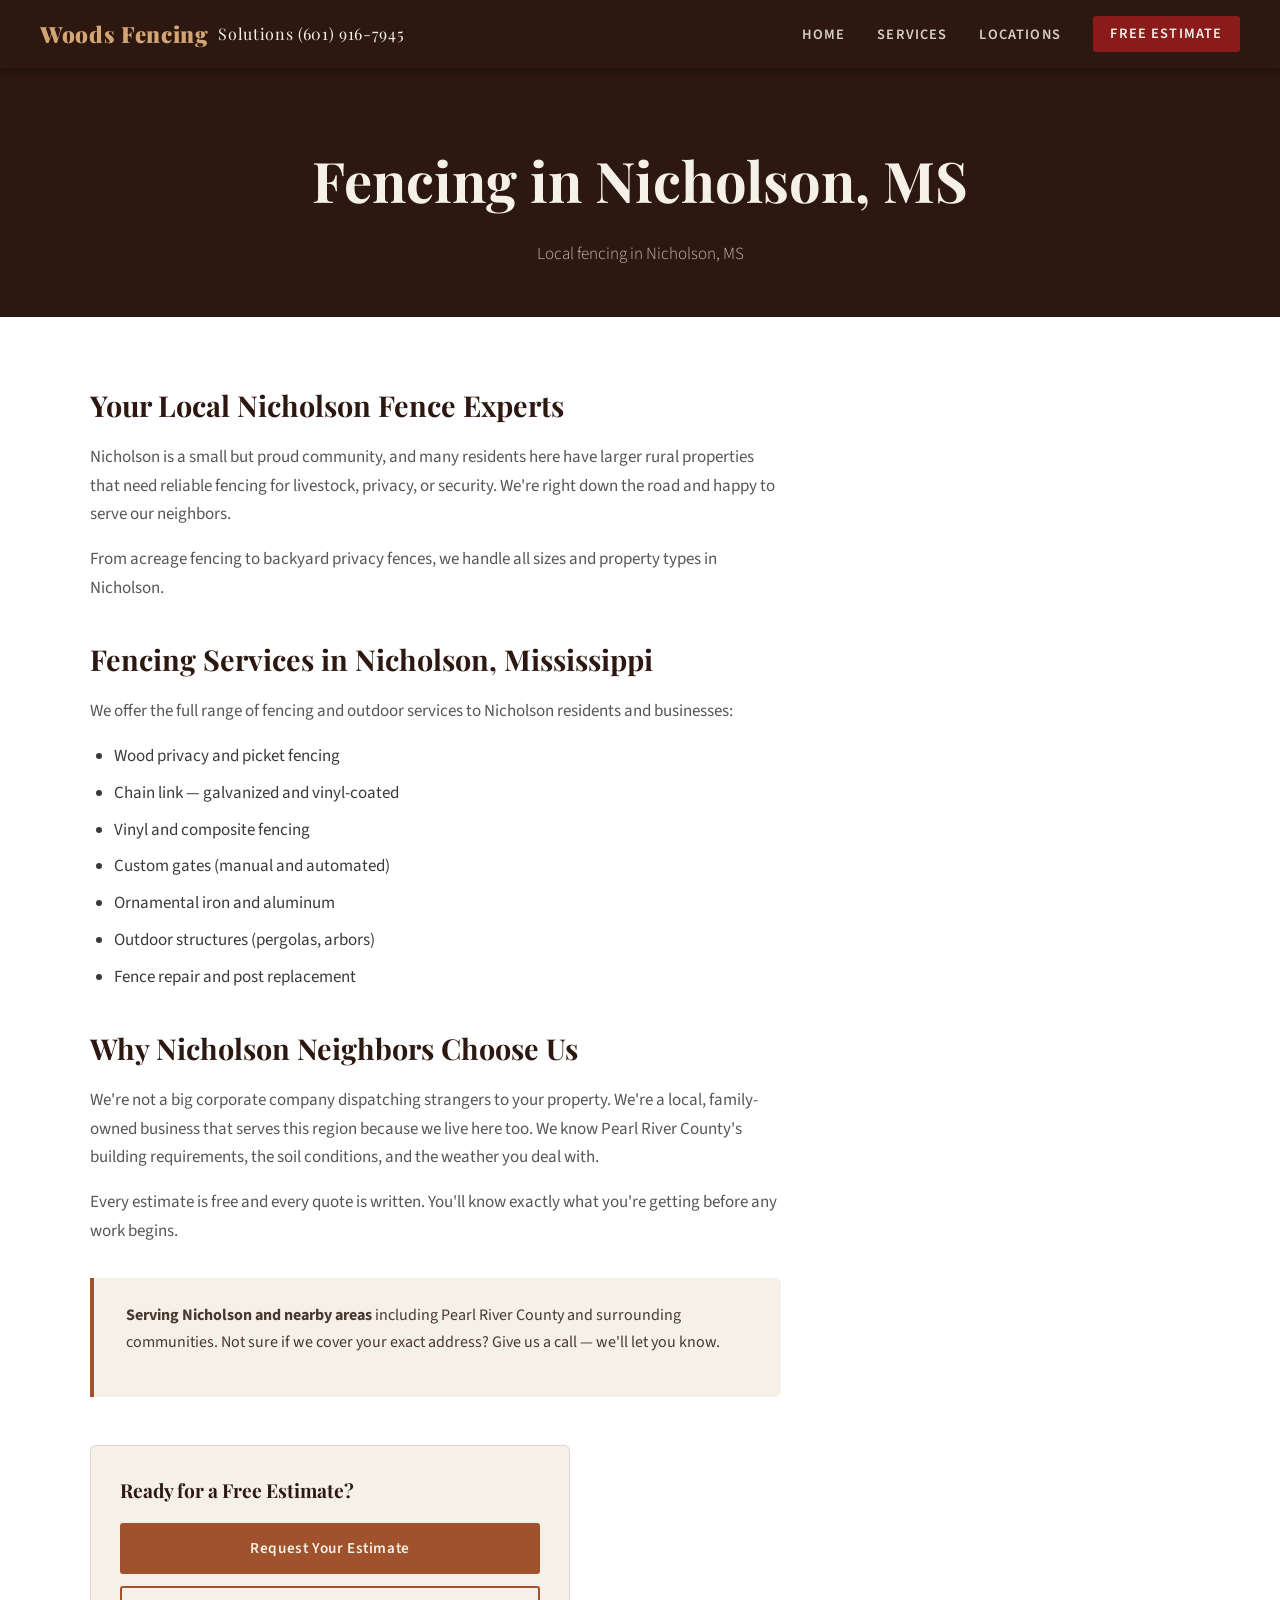
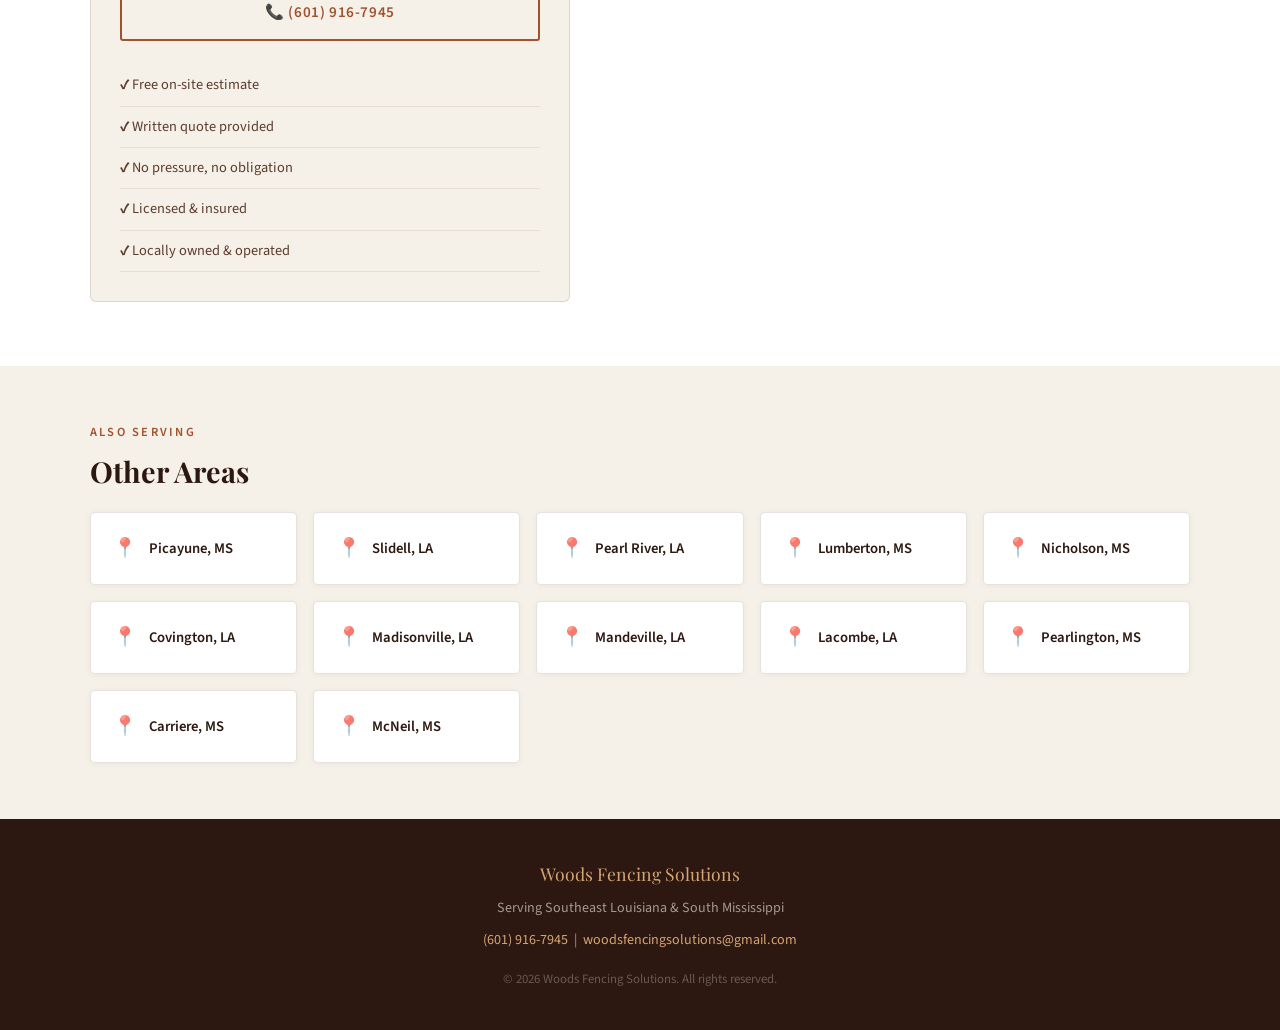
<file: locations/nicholson-ms.html>
<!DOCTYPE html>
<html lang="en">
<head>
  <meta charset="UTF-8" />
  <meta name="viewport" content="width=device-width, initial-scale=1.0" />
  <title>Fence Installation in Nicholson, MS | Woods Fencing Solutions</title>
  <meta name="description" content="Woods Fencing Solutions provides expert fence installation, custom gates, and outdoor solutions in Nicholson, Mississippi. Free estimates — call today." />
  <link rel="stylesheet" href="../css/style.css" />
</head>
<body>

<nav>
  <a class="nav-logo" href="../index.html"> Woods Fencing <span>Solutions (601) 916-7945</span></a>
  <ul class="nav-links">
    <li><a href="../index.html">Home</a></li>
    <li><a href="../services.html">Services</a></li>
    <li><a href="../index.html#locations">Locations</a></li>
    <li><a href="../contact.html" class="nav-cta">Free Estimate</a></li>
  </ul>
  <button class="hamburger" aria-label="Open menu"><span></span><span></span><span></span></button>
</nav>
<div class="mobile-menu" role="dialog">
  <button class="mobile-close">✕</button>
  <a href="../index.html">Home</a>
  <a href="../services.html">Services</a>
  <a href="../index.html#locations">Locations</a>
  <a href="../contact.html">Free Estimate</a>
</div>

<!-- LOCATION HERO -->
<div class="location-hero">
  <h1>Fencing in Nicholson, MS</h1>
  <p>Local fencing in Nicholson, MS</p>
</div>

<!-- CONTENT -->
<section class="local-content">
  <div class="section-inner">
    <div>

      <div class="local-body reveal">
        <h2>Your Local Nicholson Fence Experts</h2>
        <p>Nicholson is a small but proud community, and many residents here have larger rural properties that need reliable fencing for livestock, privacy, or security. We're right down the road and happy to serve our neighbors.</p>
        <p>From acreage fencing to backyard privacy fences, we handle all sizes and property types in Nicholson.</p>

        <h2>Fencing Services in Nicholson, Mississippi</h2>
        <p>We offer the full range of fencing and outdoor services to Nicholson residents and businesses:</p>

        <ul style="margin: 1rem 0 1.5rem 1.5rem; display: flex; flex-direction: column; gap: .5rem; color: var(--iron);">
          <li>Wood privacy and picket fencing</li>
          <li>Chain link — galvanized and vinyl-coated</li>
          <li>Vinyl and composite fencing</li>
          <li>Custom gates (manual and automated)</li>
          <li>Ornamental iron and aluminum</li>
          <li>Outdoor structures (pergolas, arbors)</li>
          <li>Fence repair and post replacement</li>
        </ul>

        <h2>Why Nicholson Neighbors Choose Us</h2>
        <p>We're not a big corporate company dispatching strangers to your property. We're a local, family-owned business that serves this region because we live here too. We know Pearl River County's building requirements, the soil conditions, and the weather you deal with.</p>
        <p>Every estimate is free and every quote is written. You'll know exactly what you're getting before any work begins.</p>

        <div style="margin-top: 2rem; padding: 1.5rem 2rem; background: var(--cream); border-left: 4px solid var(--cedar); border-radius: 0 6px 6px 0;">
          <p style="font-size: 1rem; color: var(--bark);"><strong>Serving Nicholson and nearby areas</strong> including Pearl River County and surrounding communities. Not sure if we cover your exact address? Give us a call — we'll let you know.</p>
        </div>
      </div>

      <div class="reveal" style="margin-top: 3rem;">
        <div class="sidebar-card" style="position: static; max-width: 480px;">
          <h3>Ready for a Free Estimate?</h3>
          <a href="../contact.html" class="btn btn-primary">Request Your Estimate</a>
          <a href="tel:+16011234567" class="btn btn-outline" style="border: 2px solid var(--cedar); color: var(--cedar);">📞 (601) 916-7945</a>
          <ul class="sidebar-services">
            <li>✔ Free on-site estimate</li>
            <li>✔ Written quote provided</li>
            <li>✔ No pressure, no obligation</li>
            <li>✔ Licensed &amp; insured</li>
            <li>✔ Locally owned &amp; operated</li>
          </ul>
        </div>
      </div>

    </div>
  </div>
</section>

<!-- NEARBY LOCATIONS -->
<section style="background: var(--cream); padding: 3.5rem 2.5rem;">
  <div class="section-inner">
    <p class="section-label">Also Serving</p>
    <h2 class="section-title" style="font-size: 1.8rem;">Other Areas</h2>
    <div class="locations-grid" style="margin-top: 1.5rem;">
      <a href="../locations/picayune-ms.html" class="location-card reveal"><span class="loc-icon">📍</span> Picayune, MS</a>
      <a href="../locations/slidell-la.html" class="location-card reveal"><span class="loc-icon">📍</span> Slidell, LA</a>
      <a href="../locations/pearl-river-la.html" class="location-card reveal"><span class="loc-icon">📍</span> Pearl River, LA</a>
      <a href="../locations/lumberton-ms.html" class="location-card reveal"><span class="loc-icon">📍</span> Lumberton, MS</a>
      <a href="../locations/nicholson-ms.html" class="location-card reveal"><span class="loc-icon">📍</span> Nicholson, MS</a>
      <a href="../locations/covington-la.html" class="location-card reveal"><span class="loc-icon">📍</span> Covington, LA</a>
      <a href="../locations/madisonville-la.html" class="location-card reveal"><span class="loc-icon">📍</span> Madisonville, LA</a>
      <a href="../locations/mandeville-la.html" class="location-card reveal"><span class="loc-icon">📍</span> Mandeville, LA</a>
      <a href="../locations/lacombe-la.html" class="location-card reveal"><span class="loc-icon">📍</span> Lacombe, LA</a>
      <a href="../locations/pearlington-ms.html" class="location-card reveal"><span class="loc-icon">📍</span> Pearlington, MS</a>
      <a href="../locations/carriere-ms.html" class="location-card reveal"><span class="loc-icon">📍</span> Carriere, MS</a>
      <a href="../locations/mcneil-ms.html" class="location-card reveal"><span class="loc-icon">📍</span> McNeil, MS</a>
    </div>
  </div>
</section>

<footer>
  <p style="font-family: 'Playfair Display', serif; color: var(--grain); font-size: 1.1rem; margin-bottom: .5rem;">Woods Fencing Solutions</p>
  <p>Serving Southeast Louisiana &amp; South Mississippi</p>
  <p style="margin-top: .5rem;"><a href="tel:+16011234567">(601) 916-7945</a> &nbsp;|&nbsp; <a href="mailto:info@woodsfencingsolutions.com">woodsfencingsolutions@gmail.com</a></p>
  <p style="margin-top: 1rem; font-size: .8rem; opacity: .5;">&copy; 2026 Woods Fencing Solutions. All rights reserved.</p>
</footer>

<script src="../js/main.js"></script>
</body>
</html>
</file>
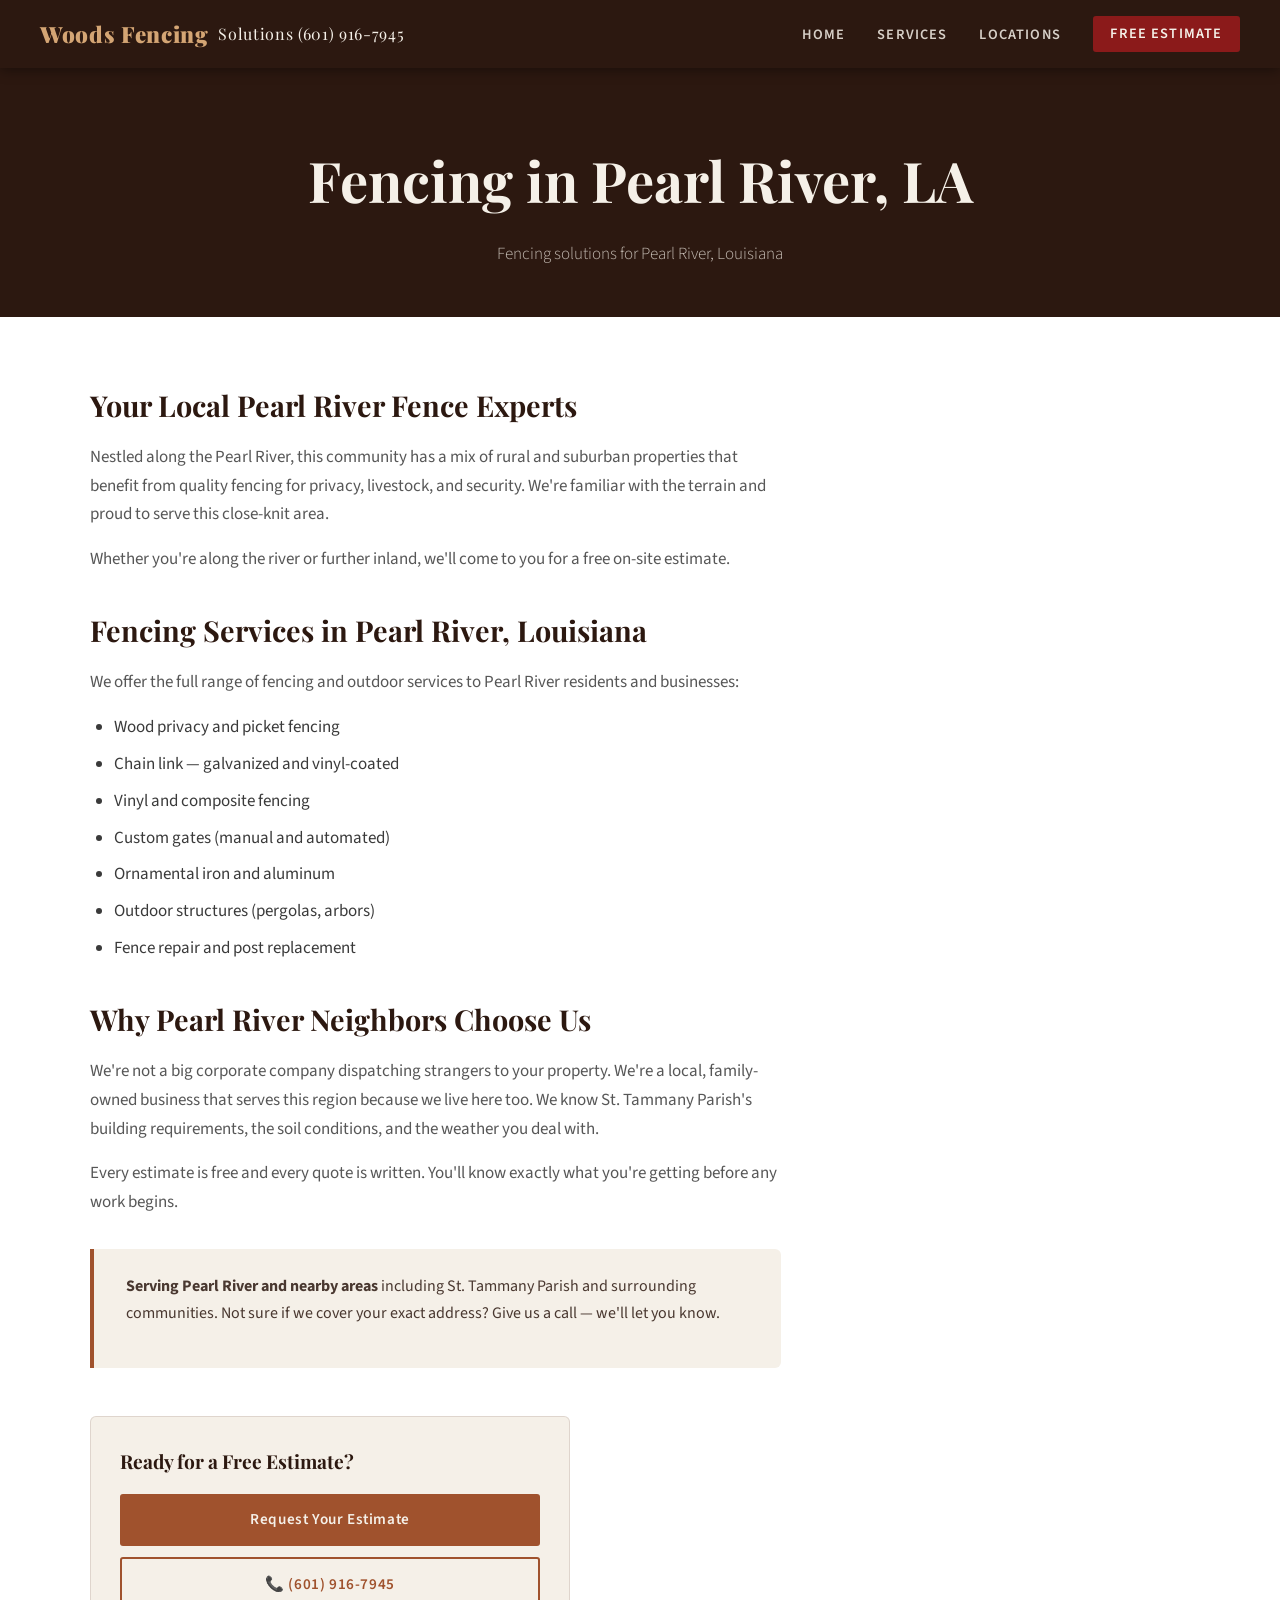
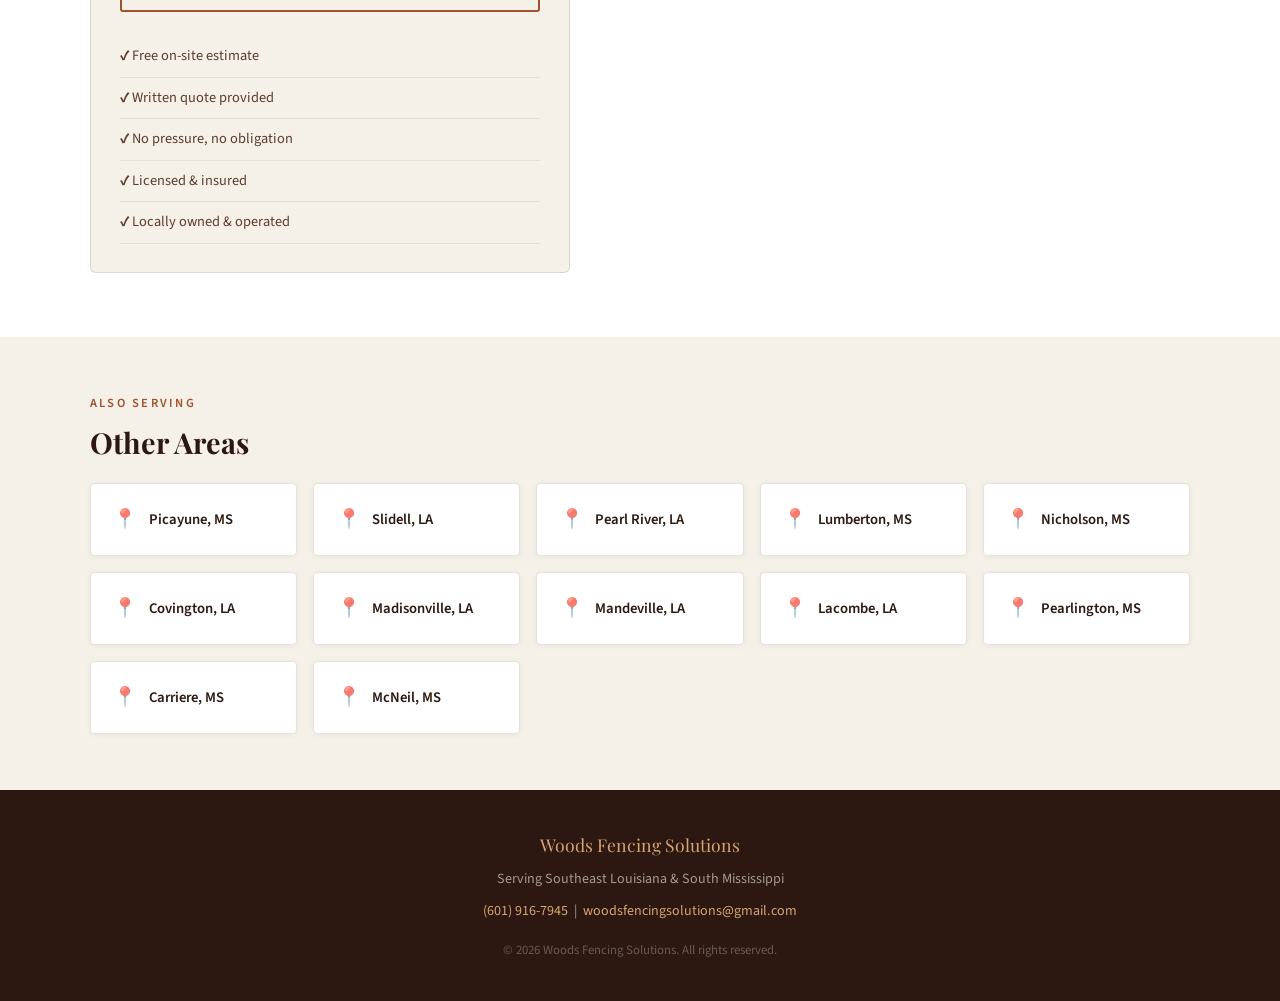
<file: locations/pearl-river-la.html>
<!DOCTYPE html>
<html lang="en">
<head>
  <meta charset="UTF-8" />
  <meta name="viewport" content="width=device-width, initial-scale=1.0" />
  <title>Fence Installation in Pearl River, LA | Woods Fencing Solutions</title>
  <meta name="description" content="Woods Fencing Solutions provides expert fence installation, custom gates, and outdoor solutions in Pearl River, Louisiana. Free estimates — call today." />
  <link rel="stylesheet" href="../css/style.css" />
</head>
<body>

<nav>
  <a class="nav-logo" href="../index.html"> Woods Fencing <span>Solutions (601) 916-7945</span></a>
  <ul class="nav-links">
    <li><a href="../index.html">Home</a></li>
    <li><a href="../services.html">Services</a></li>
    <li><a href="../index.html#locations">Locations</a></li>
    <li><a href="../contact.html" class="nav-cta">Free Estimate</a></li>
  </ul>
  <button class="hamburger" aria-label="Open menu"><span></span><span></span><span></span></button>
</nav>
<div class="mobile-menu" role="dialog">
  <button class="mobile-close">✕</button>
  <a href="../index.html">Home</a>
  <a href="../services.html">Services</a>
  <a href="../index.html#locations">Locations</a>
  <a href="../contact.html">Free Estimate</a>
</div>

<!-- LOCATION HERO -->
<div class="location-hero">
  <h1>Fencing in Pearl River, LA</h1>
  <p>Fencing solutions for Pearl River, Louisiana</p>
</div>

<!-- CONTENT -->
<section class="local-content">
  <div class="section-inner">
    <div>

      <div class="local-body reveal">
        <h2>Your Local Pearl River Fence Experts</h2>
        <p>Nestled along the Pearl River, this community has a mix of rural and suburban properties that benefit from quality fencing for privacy, livestock, and security. We're familiar with the terrain and proud to serve this close-knit area.</p>
        <p>Whether you're along the river or further inland, we'll come to you for a free on-site estimate.</p>

        <h2>Fencing Services in Pearl River, Louisiana</h2>
        <p>We offer the full range of fencing and outdoor services to Pearl River residents and businesses:</p>

        <ul style="margin: 1rem 0 1.5rem 1.5rem; display: flex; flex-direction: column; gap: .5rem; color: var(--iron);">
          <li>Wood privacy and picket fencing</li>
          <li>Chain link — galvanized and vinyl-coated</li>
          <li>Vinyl and composite fencing</li>
          <li>Custom gates (manual and automated)</li>
          <li>Ornamental iron and aluminum</li>
          <li>Outdoor structures (pergolas, arbors)</li>
          <li>Fence repair and post replacement</li>
        </ul>

        <h2>Why Pearl River Neighbors Choose Us</h2>
        <p>We're not a big corporate company dispatching strangers to your property. We're a local, family-owned business that serves this region because we live here too. We know St. Tammany Parish's building requirements, the soil conditions, and the weather you deal with.</p>
        <p>Every estimate is free and every quote is written. You'll know exactly what you're getting before any work begins.</p>

        <div style="margin-top: 2rem; padding: 1.5rem 2rem; background: var(--cream); border-left: 4px solid var(--cedar); border-radius: 0 6px 6px 0;">
          <p style="font-size: 1rem; color: var(--bark);"><strong>Serving Pearl River and nearby areas</strong> including St. Tammany Parish and surrounding communities. Not sure if we cover your exact address? Give us a call — we'll let you know.</p>
        </div>
      </div>

      <div class="reveal" style="margin-top: 3rem;">
        <div class="sidebar-card" style="position: static; max-width: 480px;">
          <h3>Ready for a Free Estimate?</h3>
          <a href="../contact.html" class="btn btn-primary">Request Your Estimate</a>
          <a href="tel:+16011234567" class="btn btn-outline" style="border: 2px solid var(--cedar); color: var(--cedar);">📞 (601) 916-7945</a>
          <ul class="sidebar-services">
            <li>✔ Free on-site estimate</li>
            <li>✔ Written quote provided</li>
            <li>✔ No pressure, no obligation</li>
            <li>✔ Licensed &amp; insured</li>
            <li>✔ Locally owned &amp; operated</li>
          </ul>
        </div>
      </div>

    </div>
  </div>
</section>

<!-- NEARBY LOCATIONS -->
<section style="background: var(--cream); padding: 3.5rem 2.5rem;">
  <div class="section-inner">
    <p class="section-label">Also Serving</p>
    <h2 class="section-title" style="font-size: 1.8rem;">Other Areas</h2>
    <div class="locations-grid" style="margin-top: 1.5rem;">
      <a href="../locations/picayune-ms.html" class="location-card reveal"><span class="loc-icon">📍</span> Picayune, MS</a>
      <a href="../locations/slidell-la.html" class="location-card reveal"><span class="loc-icon">📍</span> Slidell, LA</a>
      <a href="../locations/pearl-river-la.html" class="location-card reveal"><span class="loc-icon">📍</span> Pearl River, LA</a>
      <a href="../locations/lumberton-ms.html" class="location-card reveal"><span class="loc-icon">📍</span> Lumberton, MS</a>
      <a href="../locations/nicholson-ms.html" class="location-card reveal"><span class="loc-icon">📍</span> Nicholson, MS</a>
      <a href="../locations/covington-la.html" class="location-card reveal"><span class="loc-icon">📍</span> Covington, LA</a>
      <a href="../locations/madisonville-la.html" class="location-card reveal"><span class="loc-icon">📍</span> Madisonville, LA</a>
      <a href="../locations/mandeville-la.html" class="location-card reveal"><span class="loc-icon">📍</span> Mandeville, LA</a>
      <a href="../locations/lacombe-la.html" class="location-card reveal"><span class="loc-icon">📍</span> Lacombe, LA</a>
      <a href="../locations/pearlington-ms.html" class="location-card reveal"><span class="loc-icon">📍</span> Pearlington, MS</a>
      <a href="../locations/carriere-ms.html" class="location-card reveal"><span class="loc-icon">📍</span> Carriere, MS</a>
      <a href="../locations/mcneil-ms.html" class="location-card reveal"><span class="loc-icon">📍</span> McNeil, MS</a>
    </div>
  </div>
</section>

<footer>
  <p style="font-family: 'Playfair Display', serif; color: var(--grain); font-size: 1.1rem; margin-bottom: .5rem;">Woods Fencing Solutions</p>
  <p>Serving Southeast Louisiana &amp; South Mississippi</p>
  <p style="margin-top: .5rem;"><a href="tel:+16011234567">(601) 916-7945</a> &nbsp;|&nbsp; <a href="mailto:info@woodsfencingsolutions.com">woodsfencingsolutions@gmail.com</a></p>
  <p style="margin-top: 1rem; font-size: .8rem; opacity: .5;">&copy; 2026 Woods Fencing Solutions. All rights reserved.</p>
</footer>

<script src="../js/main.js"></script>
</body>
</html>
</file>
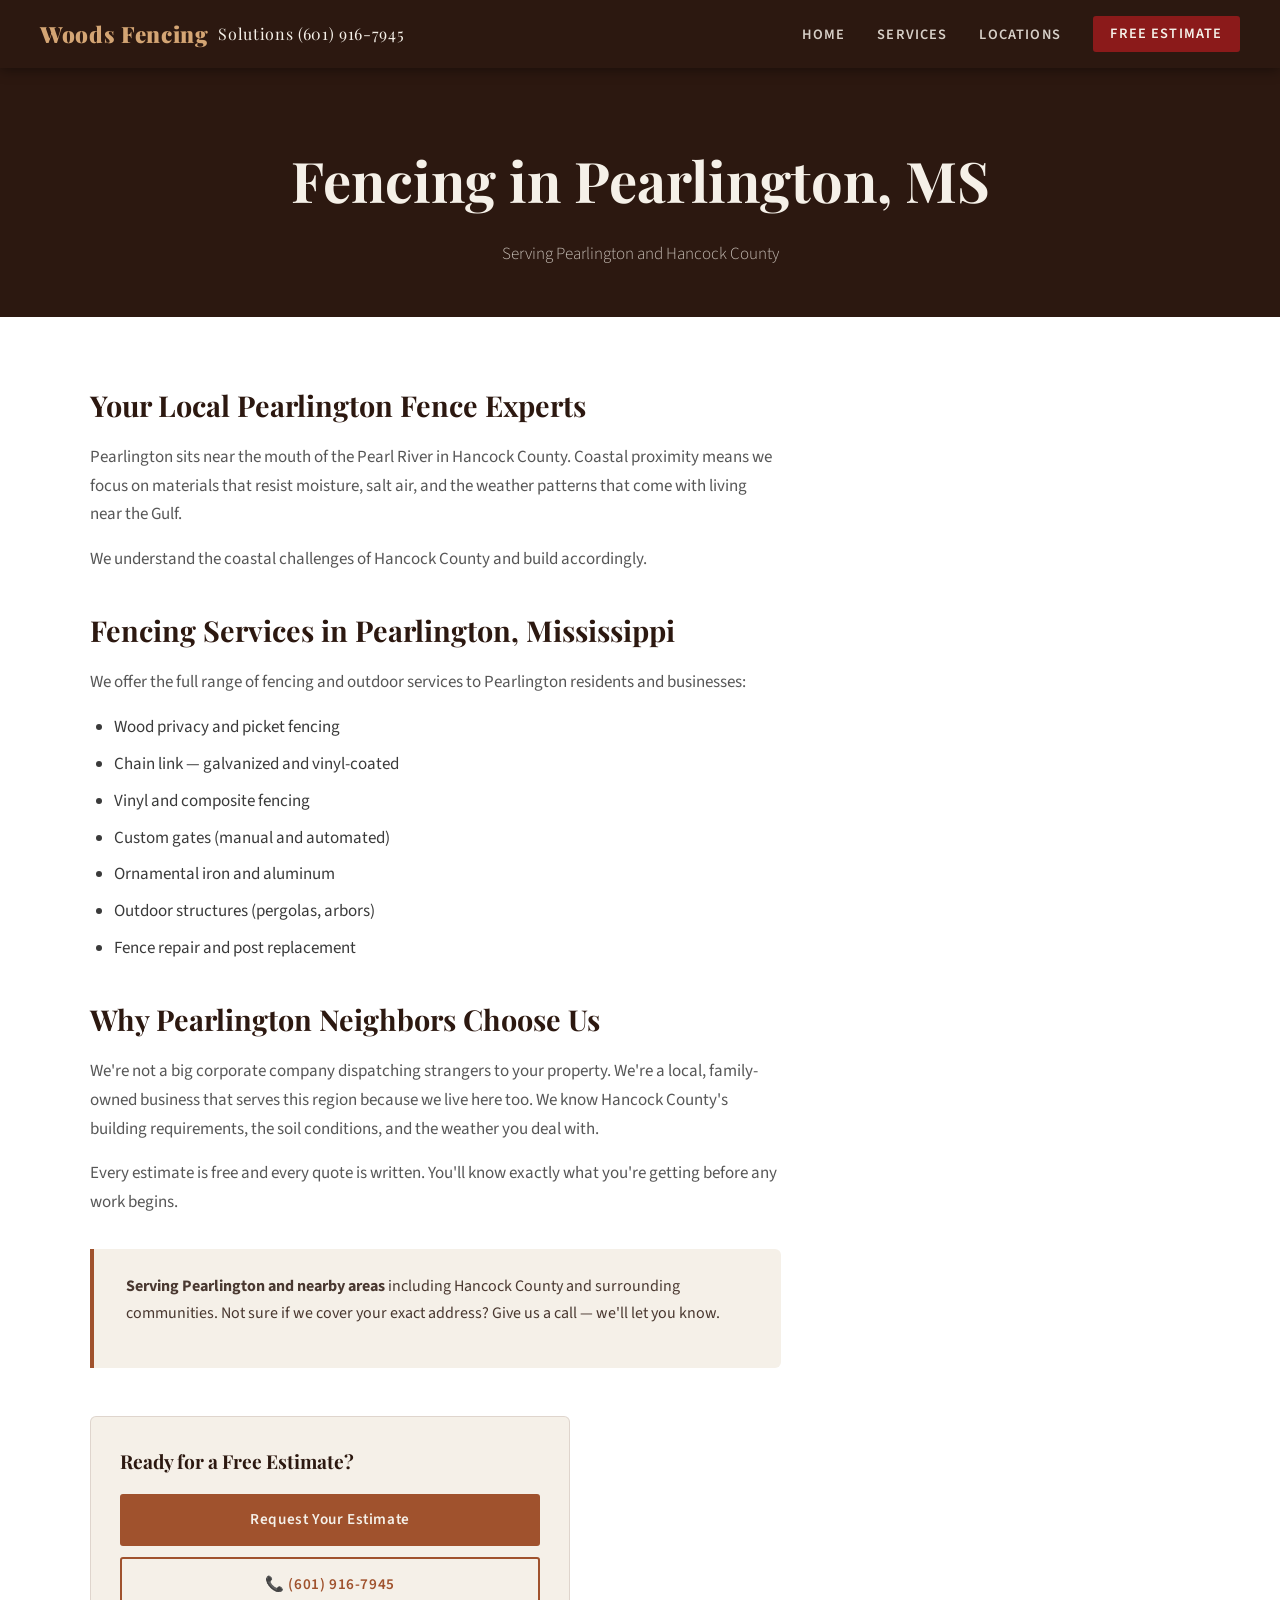
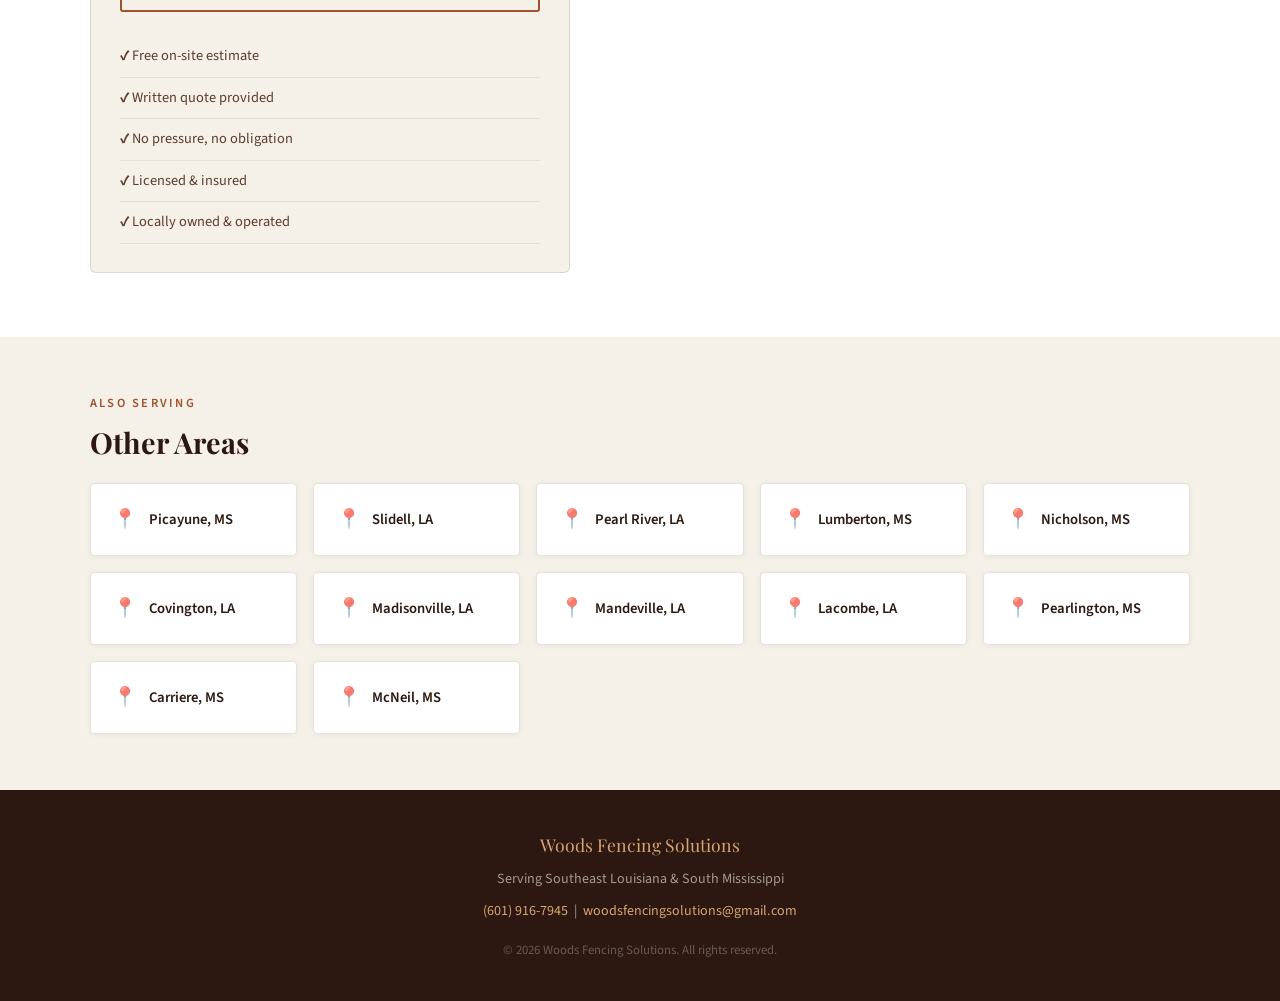
<file: locations/pearlington-ms.html>
<!DOCTYPE html>
<html lang="en">
<head>
  <meta charset="UTF-8" />
  <meta name="viewport" content="width=device-width, initial-scale=1.0" />
  <title>Fence Installation in Pearlington, MS | Woods Fencing Solutions</title>
  <meta name="description" content="Woods Fencing Solutions provides expert fence installation, custom gates, and outdoor solutions in Pearlington, Mississippi. Free estimates — call today." />
  <link rel="stylesheet" href="../css/style.css" />
</head>
<body>

<nav>
  <a class="nav-logo" href="../index.html"> Woods Fencing <span>Solutions (601) 916-7945</span></a>
  <ul class="nav-links">
    <li><a href="../index.html">Home</a></li>
    <li><a href="../services.html">Services</a></li>
    <li><a href="../index.html#locations">Locations</a></li>
    <li><a href="../contact.html" class="nav-cta">Free Estimate</a></li>
  </ul>
  <button class="hamburger" aria-label="Open menu"><span></span><span></span><span></span></button>
</nav>
<div class="mobile-menu" role="dialog">
  <button class="mobile-close">✕</button>
  <a href="../index.html">Home</a>
  <a href="../services.html">Services</a>
  <a href="../index.html#locations">Locations</a>
  <a href="../contact.html">Free Estimate</a>
</div>

<!-- LOCATION HERO -->
<div class="location-hero">
  <h1>Fencing in Pearlington, MS</h1>
  <p>Serving Pearlington and Hancock County</p>
</div>

<!-- CONTENT -->
<section class="local-content">
  <div class="section-inner">
    <div>

      <div class="local-body reveal">
        <h2>Your Local Pearlington Fence Experts</h2>
        <p>Pearlington sits near the mouth of the Pearl River in Hancock County. Coastal proximity means we focus on materials that resist moisture, salt air, and the weather patterns that come with living near the Gulf.</p>
        <p>We understand the coastal challenges of Hancock County and build accordingly.</p>

        <h2>Fencing Services in Pearlington, Mississippi</h2>
        <p>We offer the full range of fencing and outdoor services to Pearlington residents and businesses:</p>

        <ul style="margin: 1rem 0 1.5rem 1.5rem; display: flex; flex-direction: column; gap: .5rem; color: var(--iron);">
          <li>Wood privacy and picket fencing</li>
          <li>Chain link — galvanized and vinyl-coated</li>
          <li>Vinyl and composite fencing</li>
          <li>Custom gates (manual and automated)</li>
          <li>Ornamental iron and aluminum</li>
          <li>Outdoor structures (pergolas, arbors)</li>
          <li>Fence repair and post replacement</li>
        </ul>

        <h2>Why Pearlington Neighbors Choose Us</h2>
        <p>We're not a big corporate company dispatching strangers to your property. We're a local, family-owned business that serves this region because we live here too. We know Hancock County's building requirements, the soil conditions, and the weather you deal with.</p>
        <p>Every estimate is free and every quote is written. You'll know exactly what you're getting before any work begins.</p>

        <div style="margin-top: 2rem; padding: 1.5rem 2rem; background: var(--cream); border-left: 4px solid var(--cedar); border-radius: 0 6px 6px 0;">
          <p style="font-size: 1rem; color: var(--bark);"><strong>Serving Pearlington and nearby areas</strong> including Hancock County and surrounding communities. Not sure if we cover your exact address? Give us a call — we'll let you know.</p>
        </div>
      </div>

      <div class="reveal" style="margin-top: 3rem;">
        <div class="sidebar-card" style="position: static; max-width: 480px;">
          <h3>Ready for a Free Estimate?</h3>
          <a href="../contact.html" class="btn btn-primary">Request Your Estimate</a>
          <a href="tel:+16011234567" class="btn btn-outline" style="border: 2px solid var(--cedar); color: var(--cedar);">📞 (601) 916-7945</a>
          <ul class="sidebar-services">
            <li>✔ Free on-site estimate</li>
            <li>✔ Written quote provided</li>
            <li>✔ No pressure, no obligation</li>
            <li>✔ Licensed &amp; insured</li>
            <li>✔ Locally owned &amp; operated</li>
          </ul>
        </div>
      </div>

    </div>
  </div>
</section>

<!-- NEARBY LOCATIONS -->
<section style="background: var(--cream); padding: 3.5rem 2.5rem;">
  <div class="section-inner">
    <p class="section-label">Also Serving</p>
    <h2 class="section-title" style="font-size: 1.8rem;">Other Areas</h2>
    <div class="locations-grid" style="margin-top: 1.5rem;">
      <a href="../locations/picayune-ms.html" class="location-card reveal"><span class="loc-icon">📍</span> Picayune, MS</a>
      <a href="../locations/slidell-la.html" class="location-card reveal"><span class="loc-icon">📍</span> Slidell, LA</a>
      <a href="../locations/pearl-river-la.html" class="location-card reveal"><span class="loc-icon">📍</span> Pearl River, LA</a>
      <a href="../locations/lumberton-ms.html" class="location-card reveal"><span class="loc-icon">📍</span> Lumberton, MS</a>
      <a href="../locations/nicholson-ms.html" class="location-card reveal"><span class="loc-icon">📍</span> Nicholson, MS</a>
      <a href="../locations/covington-la.html" class="location-card reveal"><span class="loc-icon">📍</span> Covington, LA</a>
      <a href="../locations/madisonville-la.html" class="location-card reveal"><span class="loc-icon">📍</span> Madisonville, LA</a>
      <a href="../locations/mandeville-la.html" class="location-card reveal"><span class="loc-icon">📍</span> Mandeville, LA</a>
      <a href="../locations/lacombe-la.html" class="location-card reveal"><span class="loc-icon">📍</span> Lacombe, LA</a>
      <a href="../locations/pearlington-ms.html" class="location-card reveal"><span class="loc-icon">📍</span> Pearlington, MS</a>
      <a href="../locations/carriere-ms.html" class="location-card reveal"><span class="loc-icon">📍</span> Carriere, MS</a>
      <a href="../locations/mcneil-ms.html" class="location-card reveal"><span class="loc-icon">📍</span> McNeil, MS</a>
    </div>
  </div>
</section>

<footer>
  <p style="font-family: 'Playfair Display', serif; color: var(--grain); font-size: 1.1rem; margin-bottom: .5rem;">Woods Fencing Solutions</p>
  <p>Serving Southeast Louisiana &amp; South Mississippi</p>
  <p style="margin-top: .5rem;"><a href="tel:+16011234567">(601) 916-7945</a> &nbsp;|&nbsp; <a href="mailto:info@woodsfencingsolutions.com">woodsfencingsolutions@gmail.com</a></p>
  <p style="margin-top: 1rem; font-size: .8rem; opacity: .5;">&copy; 2026 Woods Fencing Solutions. All rights reserved.</p>
</footer>

<script src="../js/main.js"></script>
</body>
</html>
</file>
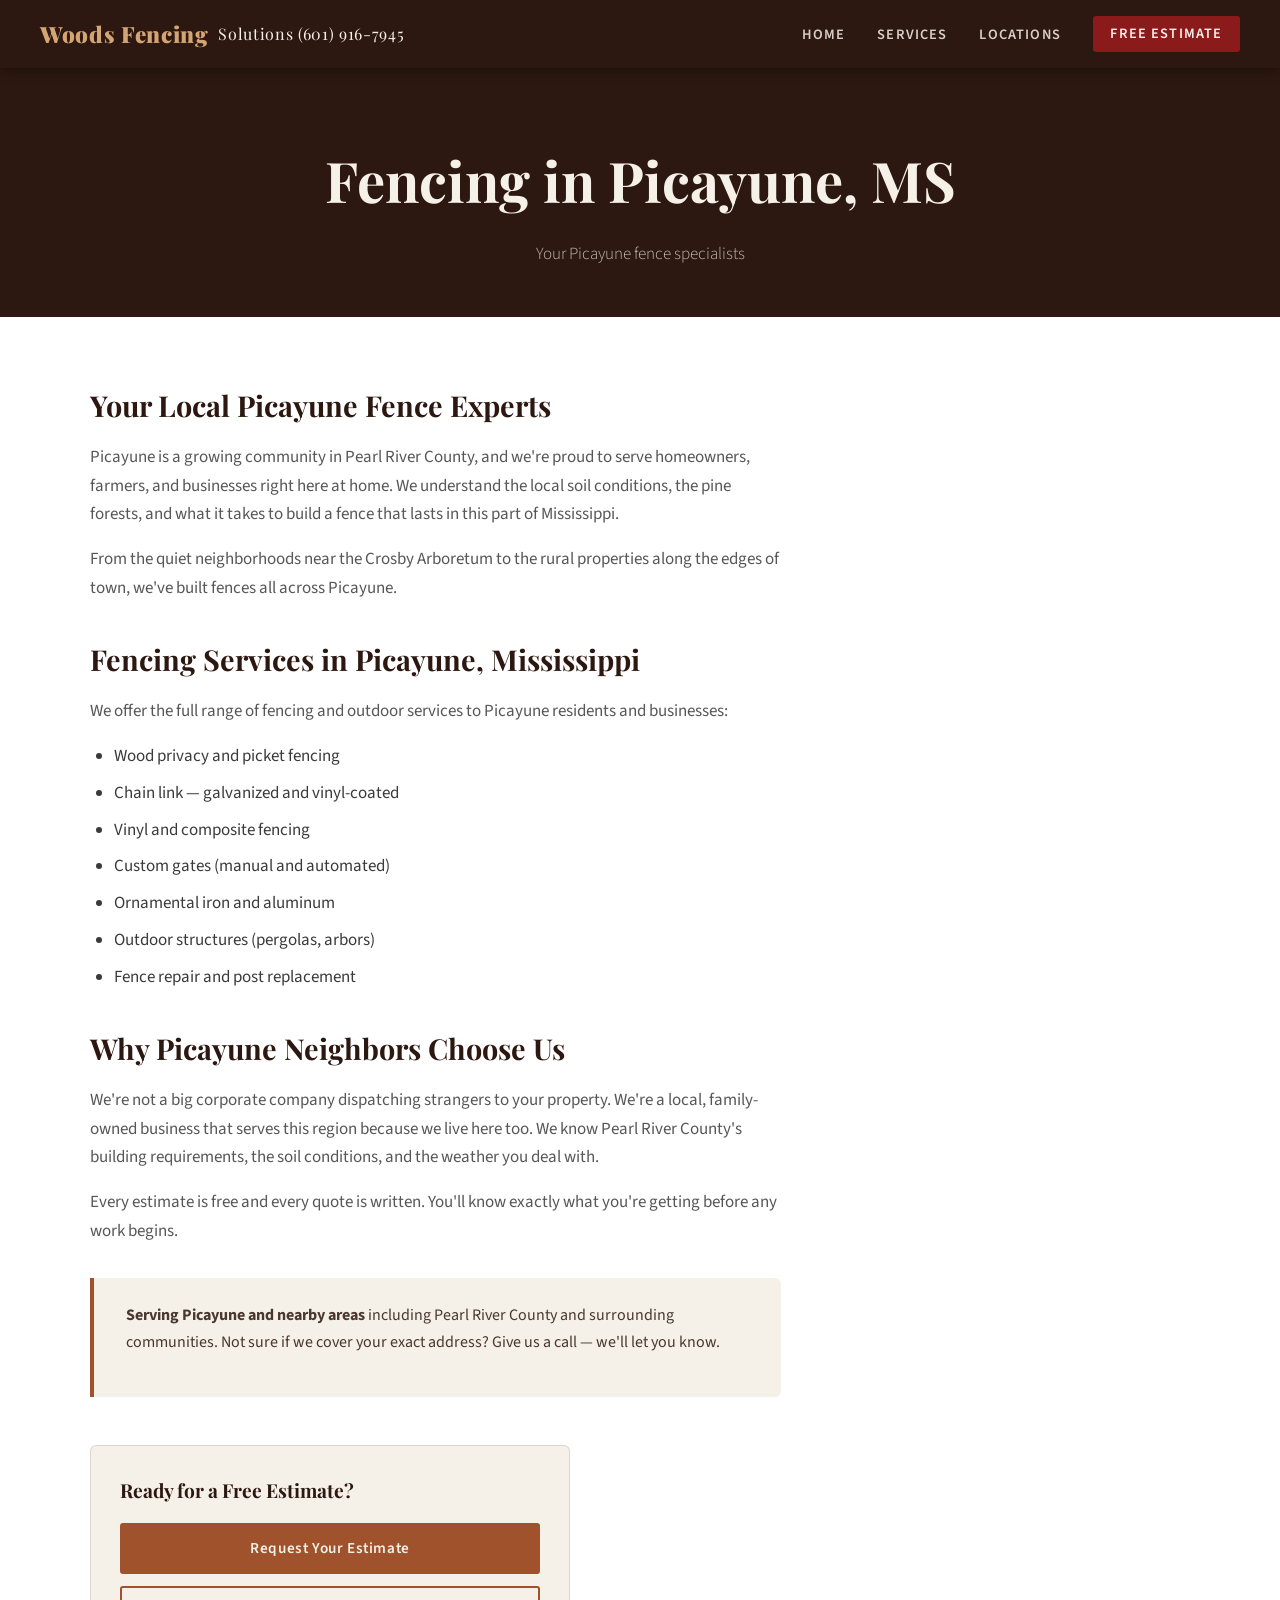
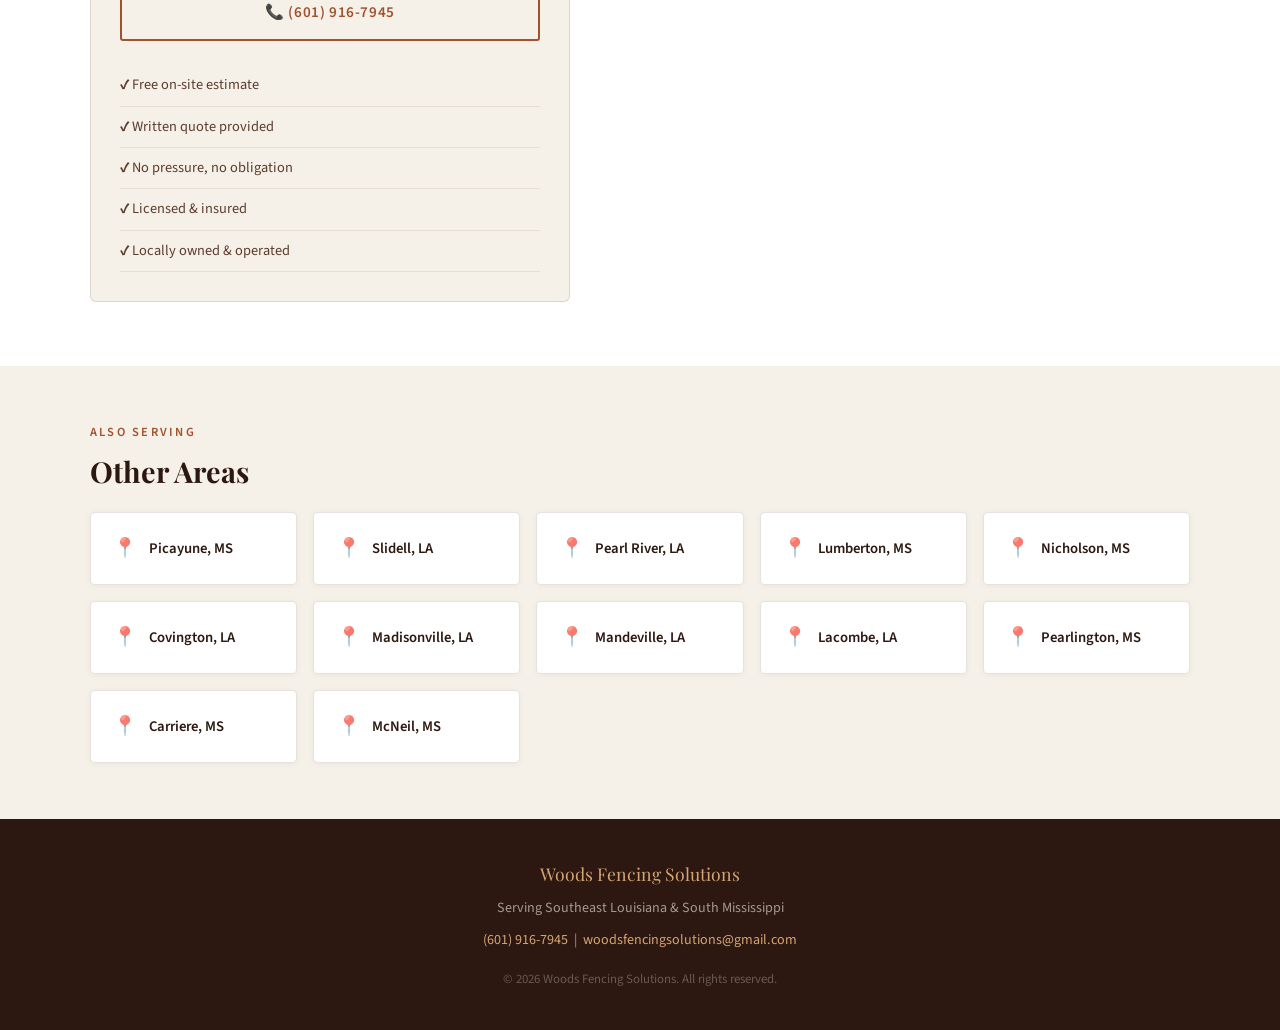
<file: locations/picayune-ms.html>
<!DOCTYPE html>
<html lang="en">
<head>
  <meta charset="UTF-8" />
  <meta name="viewport" content="width=device-width, initial-scale=1.0" />
  <title>Fence Installation in Picayune, MS | Woods Fencing Solutions</title>
  <meta name="description" content="Woods Fencing Solutions provides expert fence installation, custom gates, and outdoor solutions in Picayune, Mississippi. Free estimates — call today." />
  <link rel="stylesheet" href="../css/style.css" />
</head>
<body>

<nav>
  <a class="nav-logo" href="../index.html"> Woods Fencing <span>Solutions (601) 916-7945</span></a>
  <ul class="nav-links">
    <li><a href="../index.html">Home</a></li>
    <li><a href="../services.html">Services</a></li>
    <li><a href="../index.html#locations">Locations</a></li>
    <li><a href="../contact.html" class="nav-cta">Free Estimate</a></li>
  </ul>
  <button class="hamburger" aria-label="Open menu"><span></span><span></span><span></span></button>
</nav>
<div class="mobile-menu" role="dialog">
  <button class="mobile-close">✕</button>
  <a href="../index.html">Home</a>
  <a href="../services.html">Services</a>
  <a href="../index.html#locations">Locations</a>
  <a href="../contact.html">Free Estimate</a>
</div>

<!-- LOCATION HERO -->
<div class="location-hero">
  <h1>Fencing in Picayune, MS</h1>
  <p>Your Picayune fence specialists</p>
</div>

<!-- CONTENT -->
<section class="local-content">
  <div class="section-inner">
    <div>

      <div class="local-body reveal">
        <h2>Your Local Picayune Fence Experts</h2>
        <p>Picayune is a growing community in Pearl River County, and we're proud to serve homeowners, farmers, and businesses right here at home. We understand the local soil conditions, the pine forests, and what it takes to build a fence that lasts in this part of Mississippi.</p>
        <p>From the quiet neighborhoods near the Crosby Arboretum to the rural properties along the edges of town, we've built fences all across Picayune.</p>

        <h2>Fencing Services in Picayune, Mississippi</h2>
        <p>We offer the full range of fencing and outdoor services to Picayune residents and businesses:</p>

        <ul style="margin: 1rem 0 1.5rem 1.5rem; display: flex; flex-direction: column; gap: .5rem; color: var(--iron);">
          <li>Wood privacy and picket fencing</li>
          <li>Chain link — galvanized and vinyl-coated</li>
          <li>Vinyl and composite fencing</li>
          <li>Custom gates (manual and automated)</li>
          <li>Ornamental iron and aluminum</li>
          <li>Outdoor structures (pergolas, arbors)</li>
          <li>Fence repair and post replacement</li>
        </ul>

        <h2>Why Picayune Neighbors Choose Us</h2>
        <p>We're not a big corporate company dispatching strangers to your property. We're a local, family-owned business that serves this region because we live here too. We know Pearl River County's building requirements, the soil conditions, and the weather you deal with.</p>
        <p>Every estimate is free and every quote is written. You'll know exactly what you're getting before any work begins.</p>

        <div style="margin-top: 2rem; padding: 1.5rem 2rem; background: var(--cream); border-left: 4px solid var(--cedar); border-radius: 0 6px 6px 0;">
          <p style="font-size: 1rem; color: var(--bark);"><strong>Serving Picayune and nearby areas</strong> including Pearl River County and surrounding communities. Not sure if we cover your exact address? Give us a call — we'll let you know.</p>
        </div>
      </div>

      <div class="reveal" style="margin-top: 3rem;">
        <div class="sidebar-card" style="position: static; max-width: 480px;">
          <h3>Ready for a Free Estimate?</h3>
          <a href="../contact.html" class="btn btn-primary">Request Your Estimate</a>
          <a href="tel:+16011234567" class="btn btn-outline" style="border: 2px solid var(--cedar); color: var(--cedar);">📞 (601) 916-7945</a>
          <ul class="sidebar-services">
            <li>✔ Free on-site estimate</li>
            <li>✔ Written quote provided</li>
            <li>✔ No pressure, no obligation</li>
            <li>✔ Licensed &amp; insured</li>
            <li>✔ Locally owned &amp; operated</li>
          </ul>
        </div>
      </div>

    </div>
  </div>
</section>

<!-- NEARBY LOCATIONS -->
<section style="background: var(--cream); padding: 3.5rem 2.5rem;">
  <div class="section-inner">
    <p class="section-label">Also Serving</p>
    <h2 class="section-title" style="font-size: 1.8rem;">Other Areas</h2>
    <div class="locations-grid" style="margin-top: 1.5rem;">
      <a href="../locations/picayune-ms.html" class="location-card reveal"><span class="loc-icon">📍</span> Picayune, MS</a>
      <a href="../locations/slidell-la.html" class="location-card reveal"><span class="loc-icon">📍</span> Slidell, LA</a>
      <a href="../locations/pearl-river-la.html" class="location-card reveal"><span class="loc-icon">📍</span> Pearl River, LA</a>
      <a href="../locations/lumberton-ms.html" class="location-card reveal"><span class="loc-icon">📍</span> Lumberton, MS</a>
      <a href="../locations/nicholson-ms.html" class="location-card reveal"><span class="loc-icon">📍</span> Nicholson, MS</a>
      <a href="../locations/covington-la.html" class="location-card reveal"><span class="loc-icon">📍</span> Covington, LA</a>
      <a href="../locations/madisonville-la.html" class="location-card reveal"><span class="loc-icon">📍</span> Madisonville, LA</a>
      <a href="../locations/mandeville-la.html" class="location-card reveal"><span class="loc-icon">📍</span> Mandeville, LA</a>
      <a href="../locations/lacombe-la.html" class="location-card reveal"><span class="loc-icon">📍</span> Lacombe, LA</a>
      <a href="../locations/pearlington-ms.html" class="location-card reveal"><span class="loc-icon">📍</span> Pearlington, MS</a>
      <a href="../locations/carriere-ms.html" class="location-card reveal"><span class="loc-icon">📍</span> Carriere, MS</a>
      <a href="../locations/mcneil-ms.html" class="location-card reveal"><span class="loc-icon">📍</span> McNeil, MS</a>
    </div>
  </div>
</section>

<footer>
  <p style="font-family: 'Playfair Display', serif; color: var(--grain); font-size: 1.1rem; margin-bottom: .5rem;">Woods Fencing Solutions</p>
  <p>Serving Southeast Louisiana &amp; South Mississippi</p>
  <p style="margin-top: .5rem;"><a href="tel:+16011234567">(601) 916-7945</a> &nbsp;|&nbsp; <a href="mailto:info@woodsfencingsolutions.com">woodsfencingsolutions@gmail.com</a></p>
  <p style="margin-top: 1rem; font-size: .8rem; opacity: .5;">&copy; 2026 Woods Fencing Solutions. All rights reserved.</p>
</footer>

<script src="../js/main.js"></script>
</body>
</html>
</file>
<file: css/style.css>
@import url('https://fonts.googleapis.com/css2?family=Playfair+Display:wght@700;900&family=Source+Sans+3:wght@300;400;600&display=swap');

:root {
  --bark: #2C1810;
  --wood: #5C3D2E;
  --cedar: #A0522D;
  --grain: #D4A574;
  --cream: #F5F0E8;
  --sage: #6B7C5C;
  --iron: #3A3A3A;
  --offwhite: #FAF7F2;
  --accent: #8B1A1A;
}

*, *::before, *::after { box-sizing: border-box; margin: 0; padding: 0; }

html { scroll-behavior: smooth; }

body {
  font-family: 'Source Sans 3', sans-serif;
  background: var(--offwhite);
  color: var(--iron);
  font-size: 17px;
  line-height: 1.7;
}

/* ── NAV ── */
nav {
  position: sticky;
  top: 0;
  z-index: 100;
  background: var(--bark);
  display: flex;
  align-items: center;
  justify-content: space-between;
  padding: 0 2.5rem;
  height: 68px;
  box-shadow: 0 2px 12px rgba(0,0,0,.4);
}

.nav-logo {
  font-family: 'Playfair Display', serif;
  color: var(--grain);
  font-size: 1.4rem;
  font-weight: 900;
  letter-spacing: .03em;
  text-decoration: none;
  display: flex;
  align-items: center;
  gap: .6rem;
}

.nav-logo span { color: var(--cream); font-weight: 400; font-size: 1rem; }

.nav-links {
  display: flex;
  list-style: none;
  gap: 2rem;
}

.nav-links a {
  color: var(--cream);
  text-decoration: none;
  font-size: .9rem;
  font-weight: 600;
  letter-spacing: .08em;
  text-transform: uppercase;
  opacity: .85;
  transition: opacity .2s, color .2s;
}

.nav-links a:hover { opacity: 1; color: var(--grain); }

.nav-cta {
  background: var(--accent);
  color: var(--cream) !important;
  padding: .45rem 1.1rem !important;
  border-radius: 3px;
  opacity: 1 !important;
  transition: background .2s !important;
}
.nav-cta:hover { background: #a02020 !important; }

/* ── HAMBURGER ── */
.hamburger { display: none; flex-direction: column; gap: 5px; cursor: pointer; background: none; border: none; padding: 4px; }
.hamburger span { display: block; width: 26px; height: 2px; background: var(--cream); transition: .3s; }
.mobile-menu { display: none; }

/* ── HERO ── */
.hero {
  position: relative;
  min-height: 90vh;
  display: flex;
  align-items: center;
  background: var(--bark);
  overflow: hidden;
}

.hero-bg {
  position: absolute;
  inset: 0;
  background:
    linear-gradient(135deg, rgba(44,24,16,.95) 0%, rgba(92,61,46,.7) 60%, rgba(44,24,16,.85) 100%),
    url("data:image/svg+xml,%3Csvg width='60' height='60' viewBox='0 0 60 60' xmlns='http://www.w3.org/2000/svg'%3E%3Cg fill='none' fill-rule='evenodd'%3E%3Cg fill='%23a0522d' fill-opacity='0.08'%3E%3Cpath d='M36 34v-4h-2v4h-4v2h4v4h2v-4h4v-2h-4zm0-30V0h-2v4h-4v2h4v4h2V6h4V4h-4zM6 34v-4H4v4H0v2h4v4h2v-4h4v-2H6zM6 4V0H4v4H0v2h4v4h2V6h4V4H6z'/%3E%3C/g%3E%3C/g%3E%3C/svg%3E");
}

/* Wood grain lines */
.hero-bg::after {
  content: '';
  position: absolute;
  inset: 0;
  background: repeating-linear-gradient(
    90deg,
    transparent,
    transparent 80px,
    rgba(160,82,45,.06) 80px,
    rgba(160,82,45,.06) 82px
  );
}

.hero-inner {
  position: relative;
  z-index: 2;
  width: 100%;
  max-width: 1200px;
  margin: 0 auto;
  padding: 4rem 5%;
  display: grid;
  grid-template-columns: 1fr 1fr;
  align-items: center;
  gap: 3rem;
}

.hero-content {
  animation: fadeUp .9s ease both;
}

.hero-logo-side {
  display: flex;
  align-items: center;
  justify-content: center;
  animation: fadeUp 1.1s ease both;
}

.hero-logo-img {
  width: 100%;
  max-width: 480px;
  height: auto;
  object-fit: contain;
  filter: drop-shadow(0 8px 32px rgba(0,0,0,.5));
}

.hero-eyebrow {
  display: inline-block;
  background: var(--accent);
  color: var(--cream);
  font-size: .78rem;
  font-weight: 600;
  letter-spacing: .15em;
  text-transform: uppercase;
  padding: .3rem .9rem;
  border-radius: 2px;
  margin-bottom: 1.5rem;
}

.hero h1 {
  font-family: 'Playfair Display', serif;
  font-size: clamp(2.8rem, 6vw, 5rem);
  font-weight: 900;
  color: var(--cream);
  line-height: 1.08;
  margin-bottom: 1.4rem;
}

.hero h1 em {
  font-style: normal;
  color: var(--grain);
  display: block;
}

.hero p {
  color: rgba(245,240,232,.8);
  font-size: 1.15rem;
  max-width: 520px;
  margin-bottom: 2.5rem;
  font-weight: 300;
}

.btn-group { display: flex; gap: 1rem; flex-wrap: wrap; }

.btn {
  display: inline-block;
  padding: .8rem 1.8rem;
  border-radius: 3px;
  font-weight: 600;
  font-size: .95rem;
  text-decoration: none;
  letter-spacing: .04em;
  transition: all .2s;
  cursor: pointer;
  border: none;
}

.btn-primary {
  background: var(--cedar);
  color: var(--cream);
}
.btn-primary:hover { background: var(--wood); transform: translateY(-2px); box-shadow: 0 6px 20px rgba(0,0,0,.3); }

.btn-outline {
  background: transparent;
  color: var(--grain);
  border: 2px solid var(--grain);
}
.btn-outline:hover { background: var(--grain); color: var(--bark); }

/* ── SERVICE STRIP ── */
.service-strip {
  background: var(--wood);
  display: flex;
  justify-content: center;
  gap: 0;
  flex-wrap: wrap;
}

.service-strip-item {
  flex: 1;
  min-width: 200px;
  padding: 1.4rem 2rem;
  text-align: center;
  border-right: 1px solid rgba(255,255,255,.1);
  color: var(--cream);
  font-size: .88rem;
  font-weight: 600;
  letter-spacing: .07em;
  text-transform: uppercase;
  display: flex;
  align-items: center;
  justify-content: center;
  gap: .6rem;
}

.service-strip-item:last-child { border-right: none; }
.service-strip-item .icon { font-size: 1.3rem; }

/* ── SECTIONS ── */
section { padding: 5rem 2.5rem; }

.section-inner {
  max-width: 1100px;
  margin: 0 auto;
}

.section-label {
  font-size: .78rem;
  font-weight: 600;
  letter-spacing: .18em;
  text-transform: uppercase;
  color: var(--cedar);
  margin-bottom: .7rem;
}

.section-title {
  font-family: 'Playfair Display', serif;
  font-size: clamp(2rem, 4vw, 3rem);
  font-weight: 700;
  color: var(--bark);
  line-height: 1.15;
  margin-bottom: 1rem;
}

.section-subtitle {
  color: var(--wood);
  font-size: 1.05rem;
  max-width: 580px;
  margin-bottom: 3rem;
  font-weight: 300;
}

/* ── SERVICES GRID ── */
.services-grid {
  display: grid;
  grid-template-columns: repeat(auto-fit, minmax(280px, 1fr));
  gap: 2rem;
}

.service-card {
  background: white;
  border-radius: 6px;
  overflow: hidden;
  box-shadow: 0 2px 16px rgba(44,24,16,.08);
  transition: transform .25s, box-shadow .25s;
}

.service-card:hover {
  transform: translateY(-5px);
  box-shadow: 0 8px 32px rgba(44,24,16,.14);
}

.service-card-img {
  height: 220px;
  background: var(--cream);
  display: flex;
  align-items: center;
  justify-content: center;
  position: relative;
  overflow: hidden;
}

.service-card-img img {
  max-width: 100%;
  max-height: 100%;
  object-fit: contain;
}

.img-placeholder {
  width: 100%;
  height: 100%;
  display: flex;
  flex-direction: column;
  align-items: center;
  justify-content: center;
  gap: .5rem;
  color: var(--cedar);
  font-size: .82rem;
  font-weight: 600;
  letter-spacing: .08em;
  text-transform: uppercase;
}

.img-placeholder img {
  width: 100%;
  height: 100%;
  object-fit: contain;
}

.service-card-body { padding: 1.6rem; }

.service-card-body h3 {
  font-family: 'Playfair Display', serif;
  font-size: 1.3rem;
  color: var(--bark);
  margin-bottom: .5rem;
}

.service-card-body p { color: var(--iron); font-size: .95rem; opacity: .85; }

/* ── WHY US ── */
.why-section { background: var(--bark); }

.why-section .section-title { color: var(--grain); }
.why-section .section-label { color: var(--cedar); }
.why-section .section-subtitle { color: rgba(245,240,232,.7); }

.why-grid {
  display: grid;
  grid-template-columns: repeat(auto-fit, minmax(220px, 1fr));
  gap: 2rem;
}

.why-card {
  text-align: center;
  padding: 2rem 1.5rem;
  border: 1px solid rgba(212,165,116,.2);
  border-radius: 6px;
  background: rgba(255,255,255,.03);
  transition: background .2s;
}

.why-card:hover { background: rgba(255,255,255,.07); }

.why-icon {
  font-size: 2.5rem;
  margin-bottom: 1rem;
  display: block;
}

.why-card h4 {
  font-family: 'Playfair Display', serif;
  color: var(--grain);
  font-size: 1.15rem;
  margin-bottom: .5rem;
}

.why-card p { color: rgba(245,240,232,.65); font-size: .9rem; }

/* ── LOCATIONS SECTION ── */
.locations-section { background: var(--cream); }

.locations-grid {
  display: grid;
  grid-template-columns: repeat(auto-fill, minmax(180px, 1fr));
  gap: 1rem;
}

.location-card {
  background: white;
  border: 1px solid rgba(92,61,46,.15);
  border-radius: 5px;
  padding: 1.2rem 1.4rem;
  text-decoration: none;
  color: var(--bark);
  display: flex;
  align-items: center;
  gap: .7rem;
  font-weight: 600;
  font-size: .92rem;
  transition: all .2s;
  box-shadow: 0 1px 6px rgba(44,24,16,.05);
}

.location-card:hover {
  background: var(--wood);
  color: var(--cream);
  border-color: var(--wood);
  transform: translateY(-2px);
  box-shadow: 0 4px 16px rgba(44,24,16,.15);
}

.location-card .loc-icon { font-size: 1.2rem; opacity: .7; }

/* ── CONTACT ── */
.contact-section { background: white; }

.contact-grid {
  display: grid;
  grid-template-columns: 1fr 1fr;
  gap: 4rem;
  align-items: start;
}

.contact-info h3 {
  font-family: 'Playfair Display', serif;
  font-size: 1.6rem;
  color: var(--bark);
  margin-bottom: 1rem;
}

.contact-info p { color: var(--iron); opacity: .8; margin-bottom: 2rem; }

.contact-detail {
  display: flex;
  align-items: center;
  gap: .8rem;
  padding: .9rem 0;
  border-bottom: 1px solid rgba(92,61,46,.1);
  font-size: .95rem;
}

.contact-detail .ci { font-size: 1.2rem; }
.contact-detail strong { color: var(--bark); display: block; font-size: .78rem; letter-spacing: .08em; text-transform: uppercase; }

form { display: flex; flex-direction: column; gap: 1rem; }

input, textarea, select {
  width: 100%;
  padding: .8rem 1rem;
  border: 1.5px solid rgba(92,61,46,.2);
  border-radius: 4px;
  font-family: inherit;
  font-size: .95rem;
  color: var(--iron);
  background: var(--offwhite);
  transition: border-color .2s;
}

input:focus, textarea:focus, select:focus {
  outline: none;
  border-color: var(--cedar);
}

textarea { height: 130px; resize: vertical; }

.form-row { display: grid; grid-template-columns: 1fr 1fr; gap: 1rem; }

/* ── FOOTER ── */
footer {
  background: var(--bark);
  color: rgba(245,240,232,.6);
  text-align: center;
  padding: 2.5rem;
  font-size: .88rem;
}

footer a { color: var(--grain); text-decoration: none; }

/* ── LOCATION PAGE ── */
.location-hero {
  background: var(--bark);
  padding: 4rem 2.5rem 3rem;
  text-align: center;
}

.location-hero .breadcrumb {
  color: var(--grain);
  font-size: .85rem;
  margin-bottom: 1rem;
}

.location-hero .breadcrumb a { color: var(--grain); text-decoration: none; }
.location-hero .breadcrumb a:hover { text-decoration: underline; }

.location-hero h1 {
  font-family: 'Playfair Display', serif;
  font-size: clamp(2rem, 5vw, 3.5rem);
  color: var(--cream);
  margin-bottom: .8rem;
}

.location-hero p {
  color: rgba(245,240,232,.75);
  max-width: 560px;
  margin: 0 auto;
  font-weight: 300;
}

.location-img-hero {
  height: 360px;
  background: linear-gradient(135deg, #e8ddd0 0%, #d4c4b0 100%);
  display: flex;
  flex-direction: column;
  align-items: center;
  justify-content: center;
  color: var(--cedar);
  font-size: 1rem;
  font-weight: 600;
  letter-spacing: .08em;
  text-transform: uppercase;
  gap: .6rem;
  border-bottom: 4px solid var(--cedar);
}

.location-img-hero .big-icon { font-size: 5rem; opacity: .35; }

.local-content { background: white; padding: 4rem 2.5rem; }

.local-content .section-inner {
  display: grid;
  grid-template-columns: 2fr 1fr;
  gap: 4rem;
}

.local-body h2 {
  font-family: 'Playfair Display', serif;
  font-size: 1.8rem;
  color: var(--bark);
  margin: 2rem 0 .8rem;
}

.local-body h2:first-child { margin-top: 0; }
.local-body p { color: var(--iron); opacity: .85; margin-bottom: 1rem; }

.sidebar-card {
  background: var(--cream);
  border: 1px solid rgba(92,61,46,.15);
  border-radius: 6px;
  padding: 1.8rem;
  position: sticky;
  top: 88px;
}

.sidebar-card h3 {
  font-family: 'Playfair Display', serif;
  color: var(--bark);
  margin-bottom: 1rem;
  font-size: 1.2rem;
}

.sidebar-card .btn { width: 100%; text-align: center; margin-bottom: .7rem; display: block; }

.sidebar-services { list-style: none; margin-top: 1.5rem; }
.sidebar-services li {
  padding: .5rem 0;
  border-bottom: 1px solid rgba(92,61,46,.1);
  font-size: .9rem;
  color: var(--wood);
  display: flex;
  align-items: center;
  gap: .5rem;
}

/* ── ANIMATIONS ── */
@keyframes fadeUp {
  from { opacity: 0; transform: translateY(30px); }
  to { opacity: 1; transform: translateY(0); }
}

.reveal {
  opacity: 0;
  transform: translateY(25px);
  transition: opacity .6s ease, transform .6s ease;
}
.reveal.visible { opacity: 1; transform: none; }

/* ── RESPONSIVE ── */
@media (max-width: 768px) {
  .nav-links { display: none; }
  .hamburger { display: flex; }

  .mobile-menu {
    display: none;
    position: fixed;
    inset: 0;
    background: var(--bark);
    z-index: 200;
    flex-direction: column;
    align-items: center;
    justify-content: center;
    gap: 2rem;
  }
  .mobile-menu.open { display: flex; }
  .mobile-menu a {
    color: var(--cream);
    font-size: 1.5rem;
    font-family: 'Playfair Display', serif;
    text-decoration: none;
  }
  .mobile-close {
    position: absolute;
    top: 1.5rem;
    right: 1.5rem;
    background: none;
    border: none;
    color: var(--cream);
    font-size: 2rem;
    cursor: pointer;
  }

  .hero-inner { grid-template-columns: 1fr; padding: 3rem 1.5rem; }
  .hero-logo-side { display: none; }
  .contact-grid { grid-template-columns: 1fr; gap: 2rem; }
  .form-row { grid-template-columns: 1fr; }
  .local-content .section-inner { grid-template-columns: 1fr; }
  .sidebar-card { position: static; }
  section { padding: 3.5rem 1.5rem; }
  nav { padding: 0 1.5rem; }
}
</file>
